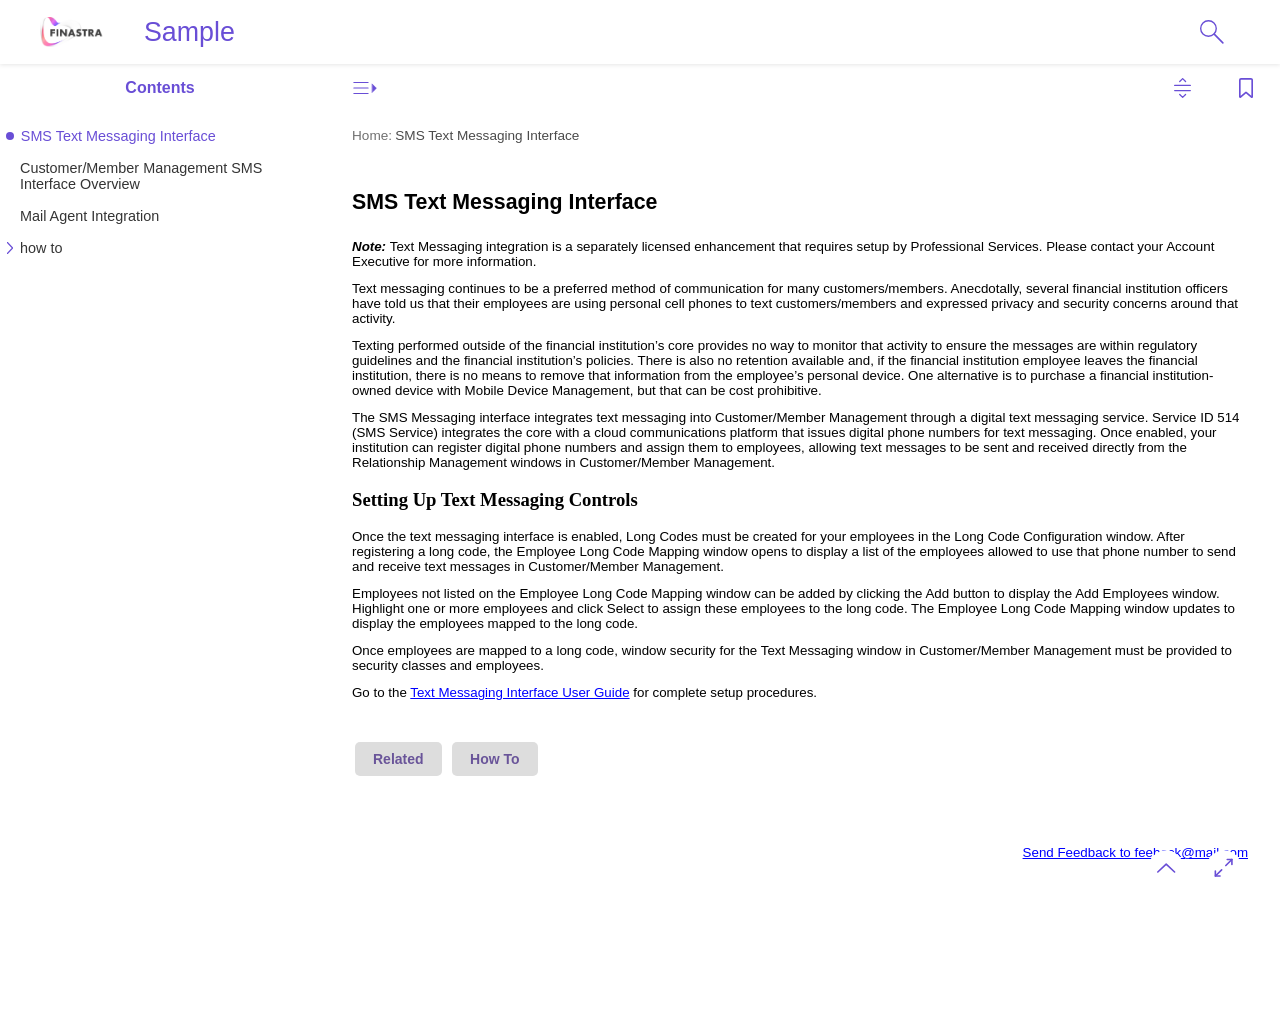
<file: docs/samples/online-help/help/index.htm>
<?xml version="1.0" encoding="utf-8" ?>
<!DOCTYPE html>
<html lang="en" xmlns="http://www.w3.org/1999/xhtml"><head>
  <meta http-equiv="X-UA-Compatible" content="IE=edge"/>
  <meta name="viewport" content="width=device-width, initial-scale=1, maximum-scale=3, user-scalable=yes"/>
  <title>Sample</title>
  
  <script type="text/javascript">//<![CDATA[

    gRootRelPath = ".";
    gCommonRootRelPath = ".";
  
//]]></script>
</head>

<body>
  <script src="./template/scripts/redirect.js"></script>


</body></html>
</file>
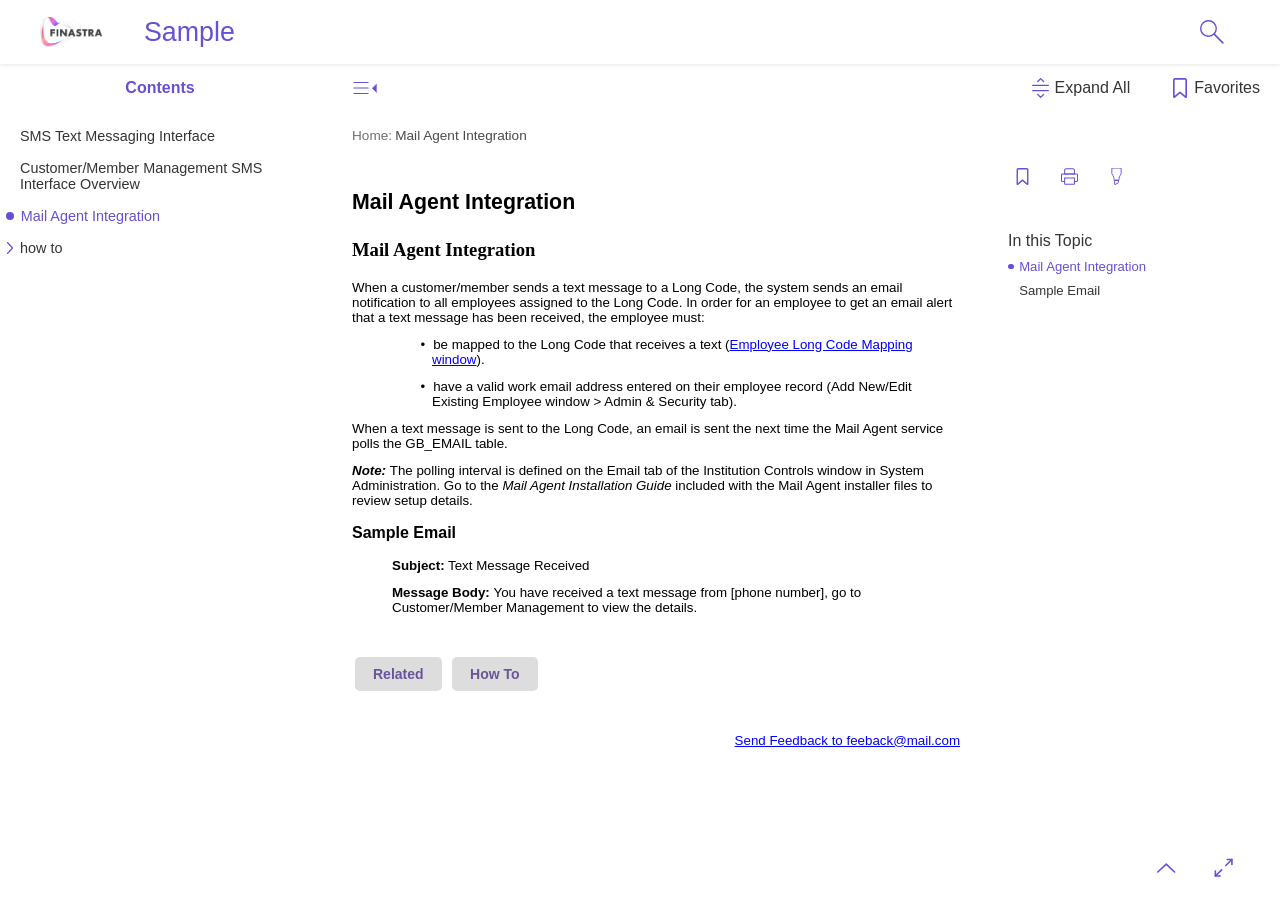
<file: docs/samples/online-help/help/mail_agent_integration.htm>
<?xml version="1.0" encoding="utf-8" ?>
<!DOCTYPE html>
<html xmlns="http://www.w3.org/1999/xhtml"><head>
  <meta http-equiv="X-UA-Compatible" content="IE=edge"/>
  <meta name="viewport" content="width=device-width, initial-scale=1, maximum-scale=3, user-scalable=yes"/>
  <meta name="version" content="2020.0.0"/>
  <link rel="StyleSheet" href="./template/styles/topic.min.css" type="text/css"/>
  <link rel="StyleSheet" data-skin="true" type="text/css" href="./template/finframeless/layout.css"/>
  <link rel="StyleSheet" data-skin="true" href="./template/finframeless/userstyles.css" type="text/css"/>
  
<link rel="stylesheet" type="text/css" href="assets/css/fusion_onlinehelp.css"/>
  <meta http-equiv="Content-Type" content="text/html; charset=utf-8"/>
  <meta name="generator" content="Adobe RoboHelp 2020"/>
  <title>Mail Agent Integration</title>
  <meta name="topic-status" content="Draft"/>
  <meta name="template" content="assets/masterpages/Phoenix.htt"/>
  
  
</head>

<body class="rh-BODY-wrapper">
  <div class="cookie-widget-holder" id="cookie-status-widget-holder"></div>
  <div class="RH-LAYOUT-HEADER-skip-content-container" id="skip-to-content"></div>
  <header class="RH-LAYOUT-HEADER-container" role="banner">
    <div class="RH-LAYOUT-HEADER-logo-box  ">
      <div class="RH-LAYOUT-HEADER-logo" id="logo-holder"></div>
      <div class="RH-LAYOUT-HEADER-title" id="topic-title-holder"></div>
    </div>
    <div class="RH-LAYOUT-HEADERMENU-container" id="header-menu"></div>
    <div class="search-placeholder-class" id="search-with-help"></div>
  </header>
  <main role="main" class="RH-LAYOUT-BODY-container">
    <div class="RH-LAYOUT-SEARCHRESULTS" id="rh-searchresults"></div>
    <div class="RH-LAYOUT-LEFTPANEL-container" id="rh-leftpanel"></div>
    <div class="rh-layout-BODY-main" id="rh-layout-main">
      <div class="RH-LAYOUT-TOOLBAR-toolbar-box" id="rh-toolbar"></div>
      <div class="rh-layout-BODY-body">
        <div class="RH-LAYOUT-CENTERPANEL-container">
          <div class="rh-layout-selectdetails" id="rh-selectdetails"></div>
          <div class="RH-LAYOUT-CENTERPANEL-topic-box" id="rh-topic">
  <script type="text/javascript">//<![CDATA[

   
    function howto() {
      document.getElementById("howto").classList.toggle("show");
    }
    function related() {
      document.getElementById("related").classList.toggle("show");
    }
    function windows() {
      document.getElementById("windows").classList.toggle("show");
    }
    function seealso() {
      document.getElementById("seealso").classList.toggle("show");
    }
    function changes() {
      document.getElementById("changes").classList.toggle("show");
    }
    window.onclick = function(event) {
      if (!event.target.matches('.dropbtn')) {
        var dropdowns = document.getElementsByClassName("dropdown-content");
        var i;
        for (i = 0; i < dropdowns.length; i++) {
          var openDropdown = dropdowns[i];
          if (openDropdown.classList.contains('show')) {
            openDropdown.classList.remove('show');
          }
        }
      }
    }
   
  
//]]></script>
  <p><br/>
    
  </p>
  <h1><span data-field="title" data-format="default">Mail Agent Integration</span></h1>
  <div>
  <h2>Mail Agent Integration</h2>
  <p>When a customer/member sends a text message to a Long Code, the system sends an email notification to all employees assigned to the Long Code. In order for an employee to get an email alert that a text message has been received, the employee must:</p>
  <p class="Bullet_Normal">be mapped to the Long Code that receives a text (<a href="windows/employee_long_code_mapping_window.htm">Employee Long Code Mapping window</a>).</p>
  <p class="Bullet_Normal">have a valid work email address entered on their employee record (Add New/Edit Existing Employee window &gt; Admin &amp; Security tab).</p>
  <p>When a text message is sent to the Long Code, an email is sent the next time the Mail Agent service polls the GB_EMAIL table. </p>
  <p><em><strong>Note: </strong></em>The polling interval is defined on the Email tab of the Institution Controls window in System Administration. Go to the <em>Mail Agent Installation Guide</em> included with the Mail Agent installer files to review setup details.</p>
  <h3>Sample Email</h3>
  <p class="drop-down1"><strong>Subject:</strong> Text Message Received</p>
  <p class="drop-down1"><strong>Message Body: </strong>You have received a text message from [phone number], go to Customer/Member Management to view the details.</p>
  <p> </p>
  <div class="dropdown"><button class="dropbtn" onclick="related()">Related</button>
    <div class="dropdown-content" id="related">
      <p><a href="sms_text_messaging_interface.htm">SMS Text Messaging Interface</a></p>
      <p><a href="texting_from_customer_member_management.htm">Customer/Member Management User Overview</a></p>
    </div>
  </div>
  <div class="dropdown"><button class="dropbtn" onclick="howto()">How To</button>
    <div class="dropdown-content" id="howto">
      <p><a href="how_to/sending_and_receiving_text_messages.htm">Sending and Receiving Text Messages</a></p>
      <p><a href="how_to/reviewing_sms_messaging_activity.htm">Reviewing SMS Messaging Activity</a></p>
    </div>
  </div>

</div>
  <p> </p>
  <div>
    <p style="text-align: right;">
      <script type="text/javascript">
        //<![CDATA[
        var mailSubject = 'Fusion Phoenix: ' + document.title;
        var mailBody = '\n\nURL: ' + location.href;
        var mailDisplay = 'Send Feedback to feeback@mail.com';
        document.write(
          '<a href="mailto:feedback@mail.com' +
          '?subject=' + escape(mailSubject) +
          '&body=' + escape(mailBody) +
          '">' + mailDisplay + '</a>'
        );
        //]]>
      </script>
    </p>
  </div>

</div>
          <div class="RH-LAYOUT-BRS-container" id="rh-brs"></div>
        </div>
        <div class="RH-LAYOUT-RIGHTPANEL-container" id="rh-rightpanel"></div>
      </div>
    </div>
  </main>
  <footer role="contentinfo" class="RH-LAYOUT-FOOTER-container" id="rh-footer"></footer>
  <script type="text/javascript">//<![CDATA[

    gRootRelPath = "."
    gCommonRootRelPath = "."
    gTopicId = "0_3"
  
//]]></script>


  <script src="./template/scripts/topicpage.js"></script>
  <script src="./whxdata/layoutconfig.js"></script>
  <script src="./whxdata/brsdata.js"></script>

  
    

            


</body></html>
</file>
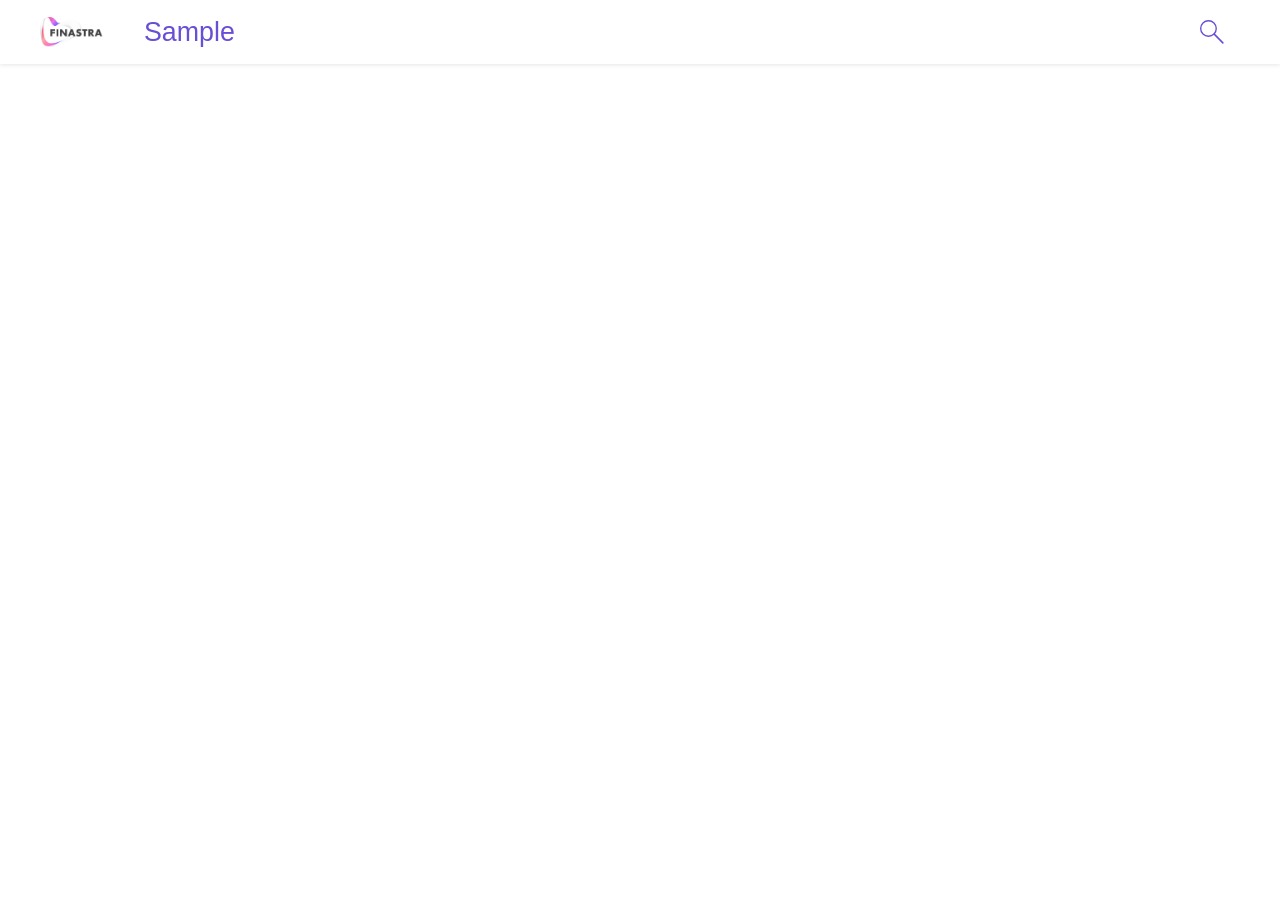
<file: docs/samples/online-help/help/search.htm>
<?xml version="1.0" encoding="utf-8" ?>
<!DOCTYPE html>
<html xmlns="http://www.w3.org/1999/xhtml"><head>
  <meta http-equiv="X-UA-Compatible" content="IE=edge"/>
  <meta name="viewport" content="width=device-width, initial-scale=1, maximum-scale=3, user-scalable=yes"/>
  <meta name="version" content="2020.0.0"/>
  <link rel="StyleSheet" href="./template/styles/topic.min.css" type="text/css"/>
  <link rel="StyleSheet" data-skin="true" type="text/css" href="./template/finframeless/layout.css"/>
  <link rel="StyleSheet" data-skin="true" href="./template/finframeless/userstyles.css" type="text/css"/>
  
<link rel="stylesheet" type="text/css" href="assets/css/fusion_onlinehelp.css"/>
    <meta http-equiv="Content-Type" content="text/html; charset=utf-8"/>
    <meta name="generator" content="Adobe RoboHelp 2020"/>
    <title>search</title>
</head>

<body class="rh-BODY-wrapper">
  <div class="cookie-widget-holder" id="cookie-status-widget-holder"></div>
  <div class="RH-LAYOUT-HEADER-skip-content-container" id="skip-to-content"></div>
  <header class="RH-LAYOUT-HEADER-container" role="banner">
    <div class="RH-LAYOUT-HEADER-logo-box  ">
      <div class="RH-LAYOUT-HEADER-logo" id="logo-holder"></div>
      <div class="RH-LAYOUT-HEADER-title" id="topic-title-holder"></div>
    </div>
    <div class="RH-LAYOUT-HEADERMENU-container" id="header-menu"></div>
    <div class="search-placeholder-class" id="search-with-help"></div>
  </header>
  <main role="main" class="RH-LAYOUT-BODY-container">
    
    
    
  <div class="rh-layout-BODY-main" id="rh-layout-main">
  <div class="rh-layout-CUSTOM-SEARCHRESULTS" id="rh-searchresults-custom"></div>
</div></main>
  <footer role="contentinfo" class="RH-LAYOUT-FOOTER-container" id="rh-footer"></footer>
  <script type="text/javascript">//<![CDATA[

    gRootRelPath = "."
    gCommonRootRelPath = "."
    gTopicId = "1"
  
//]]></script>


  <script src="./template/scripts/topicpage.js"></script>
  <script src="./whxdata/layoutconfig.js"></script>
  <script src="./whxdata/brsdata.js"></script>

  
    

            


</body></html>
</file>
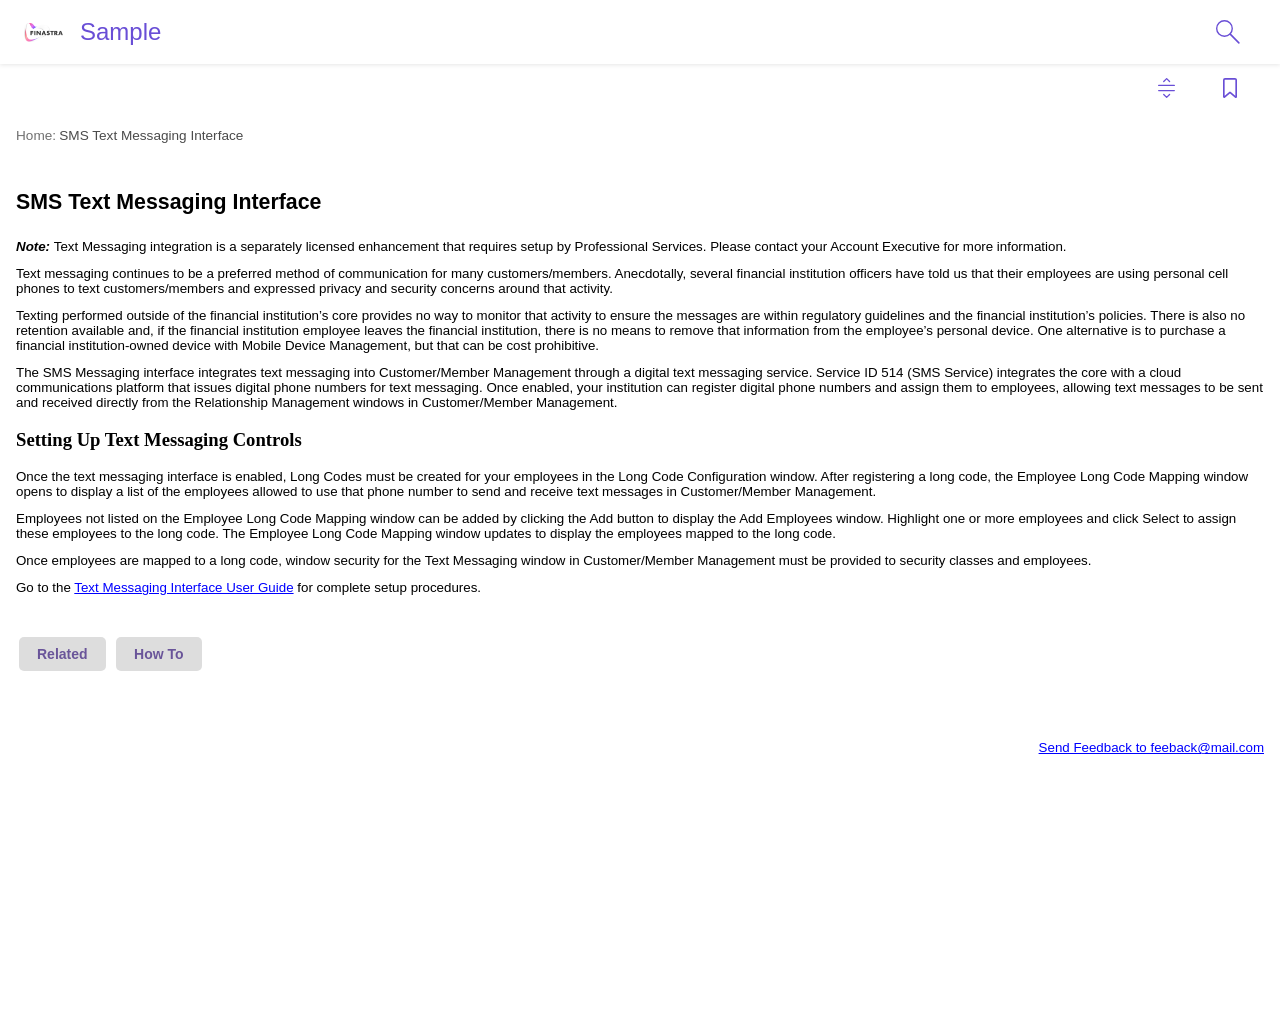
<file: docs/samples/online-help/help/sms_text_messaging_interface.htm>
<?xml version="1.0" encoding="utf-8" ?>
<!DOCTYPE html>
<html xmlns="http://www.w3.org/1999/xhtml"><head>
  <meta http-equiv="X-UA-Compatible" content="IE=edge"/>
  <meta name="viewport" content="width=device-width, initial-scale=1, maximum-scale=3, user-scalable=yes"/>
  <meta name="version" content="2020.0.0"/>
  <link rel="StyleSheet" href="./template/styles/topic.min.css" type="text/css"/>
  <link rel="StyleSheet" data-skin="true" type="text/css" href="./template/finframeless/layout.css"/>
  <link rel="StyleSheet" data-skin="true" href="./template/finframeless/userstyles.css" type="text/css"/>
  
<link rel="stylesheet" type="text/css" href="assets/css/fusion_onlinehelp.css"/>
  <meta http-equiv="Content-Type" content="text/html; charset=utf-8"/>
  <meta name="generator" content="Adobe RoboHelp 2020"/>
  <title>SMS Text Messaging Interface</title>
  <meta name="topic-status" content="Draft"/>
  
  <meta name="template" content="assets/masterpages/Phoenix.htt"/>
  <meta name="topic-comment" content="SMS interface"/>
</head>

<body class="rh-BODY-wrapper">
  <div class="cookie-widget-holder" id="cookie-status-widget-holder"></div>
  <div class="RH-LAYOUT-HEADER-skip-content-container" id="skip-to-content"></div>
  <header class="RH-LAYOUT-HEADER-container" role="banner">
    <div class="RH-LAYOUT-HEADER-logo-box  ">
      <div class="RH-LAYOUT-HEADER-logo" id="logo-holder"></div>
      <div class="RH-LAYOUT-HEADER-title" id="topic-title-holder"></div>
    </div>
    <div class="RH-LAYOUT-HEADERMENU-container" id="header-menu"></div>
    <div class="search-placeholder-class" id="search-with-help"></div>
  </header>
  <main role="main" class="RH-LAYOUT-BODY-container">
    <div class="RH-LAYOUT-SEARCHRESULTS" id="rh-searchresults"></div>
    <div class="RH-LAYOUT-LEFTPANEL-container" id="rh-leftpanel"></div>
    <div class="rh-layout-BODY-main" id="rh-layout-main">
      <div class="RH-LAYOUT-TOOLBAR-toolbar-box" id="rh-toolbar"></div>
      <div class="rh-layout-BODY-body">
        <div class="RH-LAYOUT-CENTERPANEL-container">
          <div class="rh-layout-selectdetails" id="rh-selectdetails"></div>
          <div class="RH-LAYOUT-CENTERPANEL-topic-box" id="rh-topic">
  <script type="text/javascript">//<![CDATA[

   
    function howto() {
      document.getElementById("howto").classList.toggle("show");
    }
    function related() {
      document.getElementById("related").classList.toggle("show");
    }
    function windows() {
      document.getElementById("windows").classList.toggle("show");
    }
    function seealso() {
      document.getElementById("seealso").classList.toggle("show");
    }
    function changes() {
      document.getElementById("changes").classList.toggle("show");
    }
    window.onclick = function(event) {
      if (!event.target.matches('.dropbtn')) {
        var dropdowns = document.getElementsByClassName("dropdown-content");
        var i;
        for (i = 0; i < dropdowns.length; i++) {
          var openDropdown = dropdowns[i];
          if (openDropdown.classList.contains('show')) {
            openDropdown.classList.remove('show');
          }
        }
      }
    }
   
  
//]]></script>
  <p><br/>
    
  </p>
  <h1><span data-field="title" data-format="default">SMS Text Messaging Interface</span></h1>
  <div>
  <p><em><strong>Note: </strong></em>Text Messaging integration is a separately licensed enhancement that requires setup by Professional Services. Please contact your Account Executive for more information.</p>
  <p>Text messaging continues to be a preferred method of communication for many customers/members. Anecdotally, several financial institution officers have told us that their employees are using personal cell phones to text customers/members and expressed privacy and security concerns around that activity. </p>
  <p>Texting performed outside of the financial institution’s core provides no way to monitor that activity to ensure the messages are within regulatory guidelines and the financial institution’s policies. There is also no retention available and, if the financial institution employee leaves the financial institution, there is no means to remove that information from the employee’s personal device. One alternative is to purchase a financial institution-owned device with Mobile Device Management, but that can be cost prohibitive.</p>
  <p>The SMS Messaging interface integrates text messaging into Customer/Member Management through a digital text messaging service. Service ID 514 (SMS Service) integrates the core with a cloud communications platform that issues digital phone numbers for text messaging. Once enabled, your institution can register digital phone numbers and assign them to employees, allowing text messages to be sent and received directly from the Relationship Management windows in Customer/Member Management. </p>
  <h2>Setting Up Text Messaging Controls</h2>
  <p>Once the text messaging interface is enabled, Long Codes must be created for your employees in the Long Code Configuration window. After registering a long code, the Employee Long Code Mapping window opens to display a list of the employees allowed to use that phone number to send and receive text messages in Customer/Member Management.</p>
  <p>Employees not listed on the Employee Long Code Mapping window can be added by clicking the Add button to display the Add Employees window. Highlight one or more employees and click Select to assign these employees to the long code. The Employee Long Code Mapping window updates to display the employees mapped to the long code.</p>
  <p>Once employees are mapped to a long code, window security for the Text Messaging window in Customer/Member Management must be provided to security classes and employees.</p>
  <p>Go to the <a href="assets/docs/fusion phoenix text messaging interface user guide.pdf" target="_blank">Text Messaging Interface User Guide</a> for complete setup procedures.</p>
  <p> </p>
  <div class="dropdown"><button class="dropbtn" onclick="related()">Related</button>
    <div class="dropdown-content" id="related">
      <p><a href="texting_from_customer_member_management.htm">Customer/Member Management User Overview</a></p>
      <p><a href="mail_agent_integration.htm">Mail Agent Integration</a><strong></strong></p>
    </div>
  </div>
  <div class="dropdown"><button class="dropbtn" onclick="howto()">How To</button>
    <div class="dropdown-content" id="howto">
      <p><a href="how_to/sending_and_receiving_text_messages.htm">Sending and Receiving Text Messages</a></p>
      <p><a href="how_to/reviewing_sms_messaging_activity.htm">Reviewing SMS Messaging Activity</a></p>
    </div>
  </div>
  <p> </p>

</div>
  <p> </p>
  <div>
    <p style="text-align: right;">
      <script type="text/javascript">
        //<![CDATA[
        var mailSubject = 'Fusion Phoenix: ' + document.title;
        var mailBody = '\n\nURL: ' + location.href;
        var mailDisplay = 'Send Feedback to feeback@mail.com';
        document.write(
          '<a href="mailto:feedback@mail.com' +
          '?subject=' + escape(mailSubject) +
          '&body=' + escape(mailBody) +
          '">' + mailDisplay + '</a>'
        );
        //]]>
      </script>
    </p>
  </div>

</div>
          <div class="RH-LAYOUT-BRS-container" id="rh-brs"></div>
        </div>
        <div class="RH-LAYOUT-RIGHTPANEL-container" id="rh-rightpanel"></div>
      </div>
    </div>
  </main>
  <footer role="contentinfo" class="RH-LAYOUT-FOOTER-container" id="rh-footer"></footer>
  <script type="text/javascript">//<![CDATA[

    gRootRelPath = "."
    gCommonRootRelPath = "."
    gTopicId = "0_1"
  
//]]></script>


  <script src="./template/scripts/topicpage.js"></script>
  <script src="./whxdata/layoutconfig.js"></script>
  <script src="./whxdata/brsdata.js"></script>

  
    

            


</body></html>
</file>
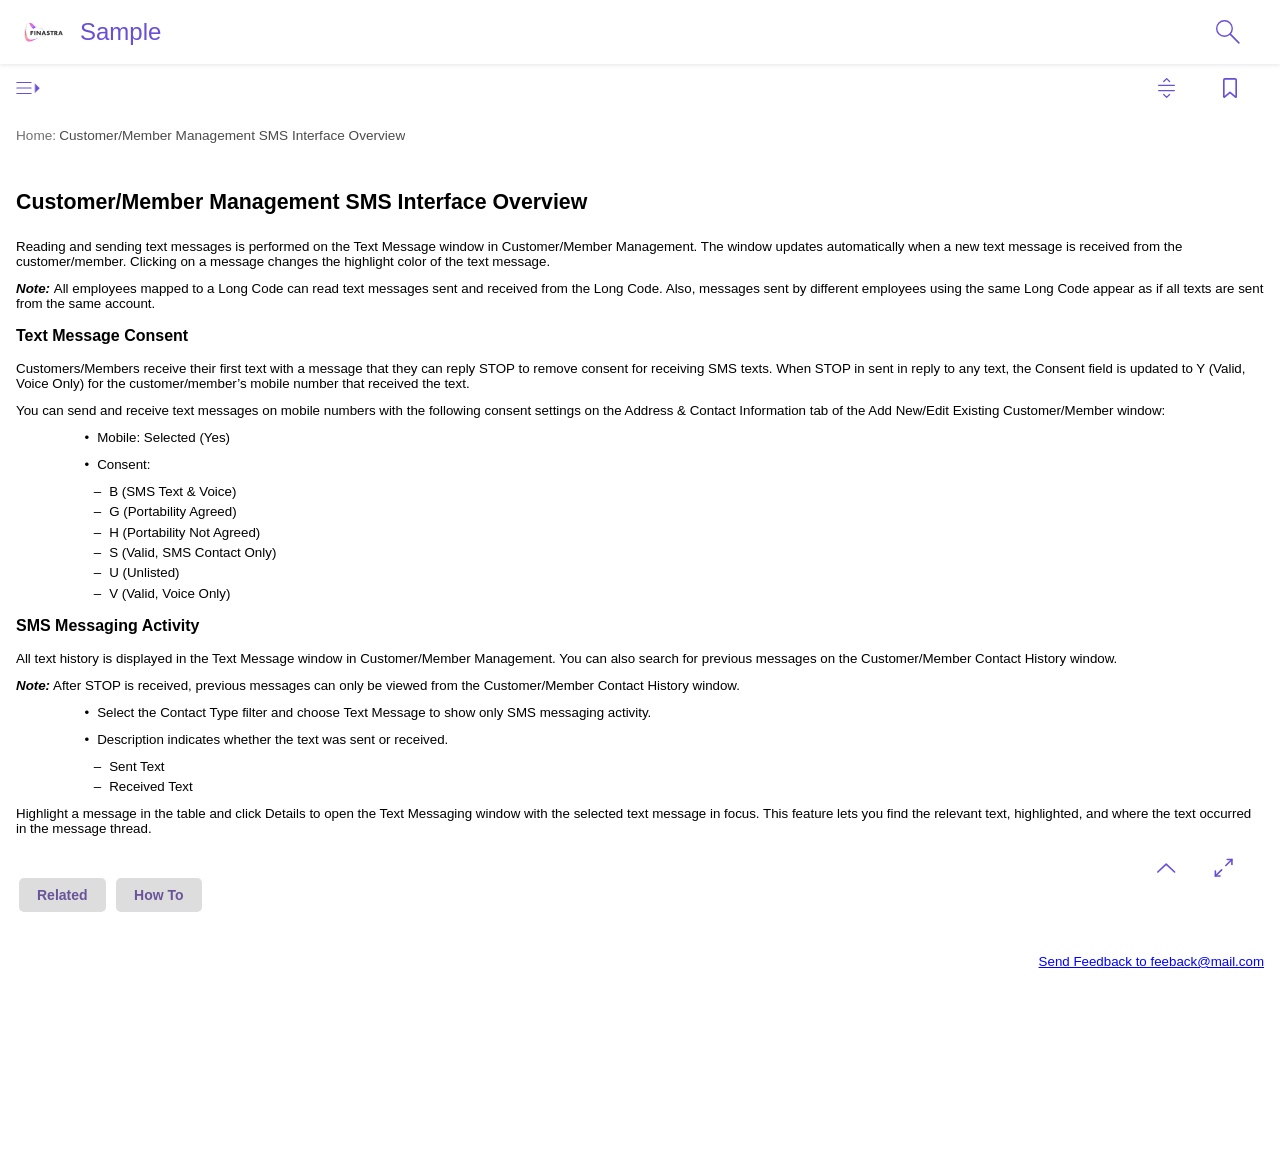
<file: docs/samples/online-help/help/texting_from_customer_member_management.htm>
<?xml version="1.0" encoding="utf-8" ?>
<!DOCTYPE html>
<html xmlns="http://www.w3.org/1999/xhtml"><head>
  <meta http-equiv="X-UA-Compatible" content="IE=edge"/>
  <meta name="viewport" content="width=device-width, initial-scale=1, maximum-scale=3, user-scalable=yes"/>
  <meta name="version" content="2020.0.0"/>
  <link rel="StyleSheet" href="./template/styles/topic.min.css" type="text/css"/>
  <link rel="StyleSheet" data-skin="true" type="text/css" href="./template/finframeless/layout.css"/>
  <link rel="StyleSheet" data-skin="true" href="./template/finframeless/userstyles.css" type="text/css"/>
  
<link rel="stylesheet" type="text/css" href="assets/css/fusion_onlinehelp.css"/>
  <meta http-equiv="Content-Type" content="text/html; charset=utf-8"/>
  <meta name="generator" content="Adobe RoboHelp 2020"/>
  <title>Customer/Member Management SMS Interface Overview</title>
  <meta name="topic-status" content="Draft"/>
  <meta name="template" content="assets/masterpages/Phoenix.htt"/>
  
  
</head>

<body class="rh-BODY-wrapper">
  <div class="cookie-widget-holder" id="cookie-status-widget-holder"></div>
  <div class="RH-LAYOUT-HEADER-skip-content-container" id="skip-to-content"></div>
  <header class="RH-LAYOUT-HEADER-container" role="banner">
    <div class="RH-LAYOUT-HEADER-logo-box  ">
      <div class="RH-LAYOUT-HEADER-logo" id="logo-holder"></div>
      <div class="RH-LAYOUT-HEADER-title" id="topic-title-holder"></div>
    </div>
    <div class="RH-LAYOUT-HEADERMENU-container" id="header-menu"></div>
    <div class="search-placeholder-class" id="search-with-help"></div>
  </header>
  <main role="main" class="RH-LAYOUT-BODY-container">
    <div class="RH-LAYOUT-SEARCHRESULTS" id="rh-searchresults"></div>
    <div class="RH-LAYOUT-LEFTPANEL-container" id="rh-leftpanel"></div>
    <div class="rh-layout-BODY-main" id="rh-layout-main">
      <div class="RH-LAYOUT-TOOLBAR-toolbar-box" id="rh-toolbar"></div>
      <div class="rh-layout-BODY-body">
        <div class="RH-LAYOUT-CENTERPANEL-container">
          <div class="rh-layout-selectdetails" id="rh-selectdetails"></div>
          <div class="RH-LAYOUT-CENTERPANEL-topic-box" id="rh-topic">
  <script type="text/javascript">//<![CDATA[

   
    function howto() {
      document.getElementById("howto").classList.toggle("show");
    }
    function related() {
      document.getElementById("related").classList.toggle("show");
    }
    function windows() {
      document.getElementById("windows").classList.toggle("show");
    }
    function seealso() {
      document.getElementById("seealso").classList.toggle("show");
    }
    function changes() {
      document.getElementById("changes").classList.toggle("show");
    }
    window.onclick = function(event) {
      if (!event.target.matches('.dropbtn')) {
        var dropdowns = document.getElementsByClassName("dropdown-content");
        var i;
        for (i = 0; i < dropdowns.length; i++) {
          var openDropdown = dropdowns[i];
          if (openDropdown.classList.contains('show')) {
            openDropdown.classList.remove('show');
          }
        }
      }
    }
   
  
//]]></script>
  <p><br/>
    
  </p>
  <h1><span data-field="title" data-format="default">Customer/Member Management SMS Interface Overview</span></h1>
  <div>
  <p>Reading and sending text messages is performed on the Text Message window in Customer/Member Management. The window updates automatically when a new text message is received from the customer/member. Clicking on a message changes the highlight color of the text message.</p>
  <p><em><strong>Note: </strong></em>All employees mapped to a Long Code can read text messages sent and received from the Long Code. Also, messages sent by different employees using the same Long Code appear as if all texts are sent from the same account.</p>
  <h3>Text Message Consent</h3>
  <p>Customers/Members receive their first text with a message that they can reply STOP to remove consent for receiving SMS texts. When STOP in sent in reply to any text, the Consent field is updated to Y (Valid, Voice Only) for the customer/member’s mobile number that received the text.</p>
  <p>You can send and receive text messages on mobile numbers with the following consent settings on the Address &amp; Contact Information tab of the Add New/Edit Existing Customer/Member window:</p>
  <p class="Bullet_Normal">Mobile: Selected (Yes) </p>
  <p class="Bullet_Normal">Consent: </p>
  <p class="Bullet_Normal_2">B (SMS Text &amp; Voice)</p>
  <p class="Bullet_Normal_2">G (Portability Agreed)</p>
  <p class="Bullet_Normal_2">H (Portability Not Agreed)</p>
  <p class="Bullet_Normal_2">S (Valid, SMS Contact Only)</p>
  <p class="Bullet_Normal_2">U (Unlisted)</p>
  <p class="Bullet_Normal_2">V (Valid, Voice Only)</p>
  <h3>SMS Messaging Activity</h3>
  <p>All text history is displayed in the Text Message window in Customer/Member Management. You can also search for previous messages on the Customer/Member Contact History window. </p>
  <p><em><strong>Note:</strong></em> After STOP is received, previous messages can only be viewed from the Customer/Member Contact History window.</p>
  <p class="Bullet_Normal">Select the Contact Type filter and choose Text Message to show only SMS messaging activity.</p>
  <p class="Bullet_Normal">Description indicates whether the text was sent or received. </p>
  <p class="Bullet_Normal_2">Sent Text</p>
  <p class="Bullet_Normal_2">Received Text</p>
  <p>Highlight a message in the table and click Details to open the Text Messaging window with the selected text message in focus. This feature lets you find the relevant text, highlighted, and where the text occurred in the message thread.</p>
  <p> </p>
  <div class="dropdown"><button class="dropbtn" onclick="related()">Related</button>
    <div class="dropdown-content" id="related">
      <p><a href="sms_text_messaging_interface.htm">SMS Text Messaging Interface</a></p>
      <p><a href="mail_agent_integration.htm">Mail Agent Integration</a><strong></strong></p>
    </div>
  </div>
  <div class="dropdown"><button class="dropbtn" onclick="howto()">How To</button>
    <div class="dropdown-content" id="howto">
      <p><a href="how_to/sending_and_receiving_text_messages.htm">Sending and Receiving Text Messages</a></p>
      <p><a href="how_to/reviewing_sms_messaging_activity.htm">Reviewing SMS Messaging Activity</a></p>
    </div>
  </div>

</div>
  <p> </p>
  <div>
    <p style="text-align: right;">
      <script type="text/javascript">
        //<![CDATA[
        var mailSubject = 'Fusion Phoenix: ' + document.title;
        var mailBody = '\n\nURL: ' + location.href;
        var mailDisplay = 'Send Feedback to feeback@mail.com';
        document.write(
          '<a href="mailto:feedback@mail.com' +
          '?subject=' + escape(mailSubject) +
          '&body=' + escape(mailBody) +
          '">' + mailDisplay + '</a>'
        );
        //]]>
      </script>
    </p>
  </div>

</div>
          <div class="RH-LAYOUT-BRS-container" id="rh-brs"></div>
        </div>
        <div class="RH-LAYOUT-RIGHTPANEL-container" id="rh-rightpanel"></div>
      </div>
    </div>
  </main>
  <footer role="contentinfo" class="RH-LAYOUT-FOOTER-container" id="rh-footer"></footer>
  <script type="text/javascript">//<![CDATA[

    gRootRelPath = "."
    gCommonRootRelPath = "."
    gTopicId = "0_2"
  
//]]></script>


  <script src="./template/scripts/topicpage.js"></script>
  <script src="./whxdata/layoutconfig.js"></script>
  <script src="./whxdata/brsdata.js"></script>

  
    

            


</body></html>
</file>
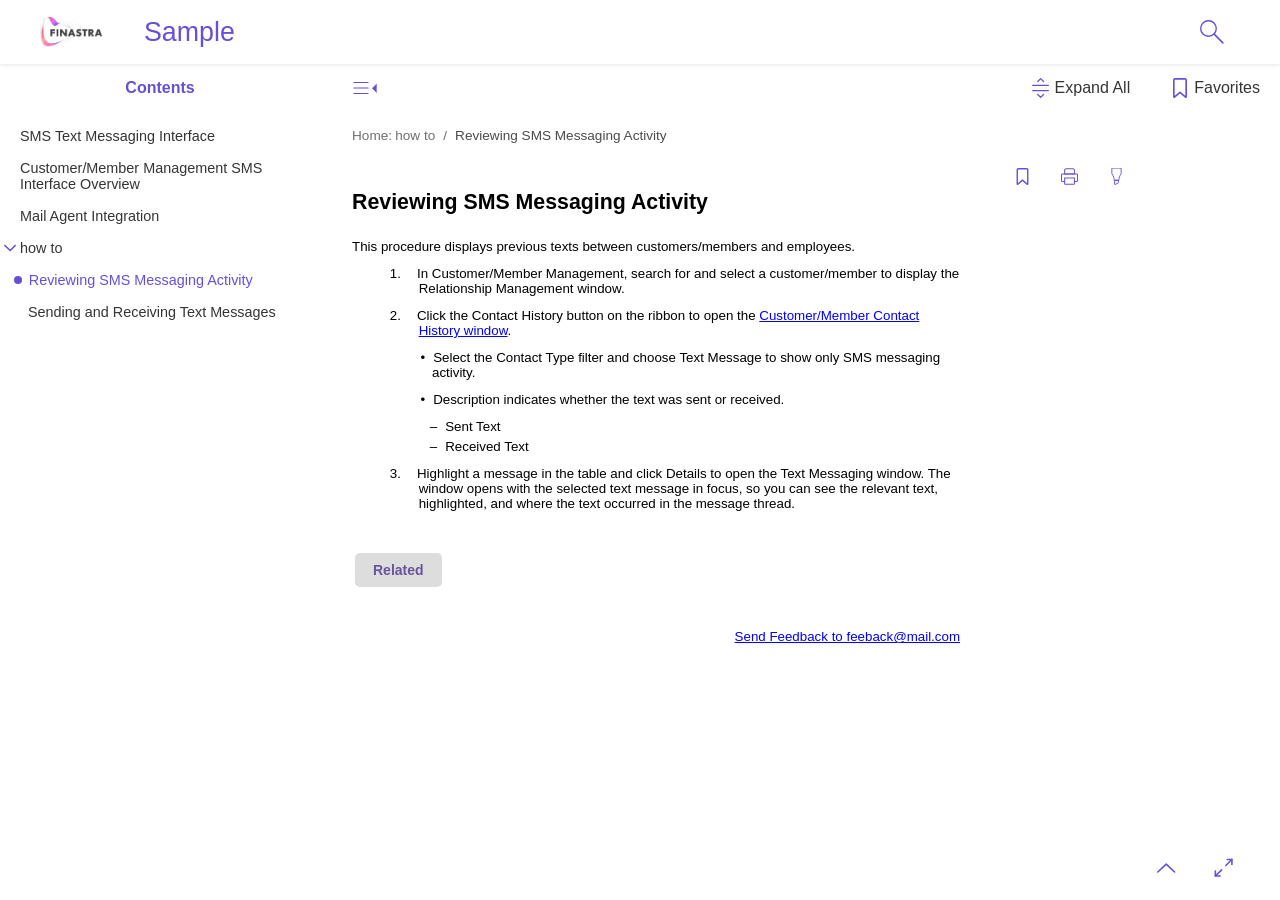
<file: docs/samples/online-help/help/how_to/reviewing_sms_messaging_activity.htm>
<?xml version="1.0" encoding="utf-8" ?>
<!DOCTYPE html>
<html xmlns="http://www.w3.org/1999/xhtml"><head>
  <meta http-equiv="X-UA-Compatible" content="IE=edge"/>
  <meta name="viewport" content="width=device-width, initial-scale=1, maximum-scale=3, user-scalable=yes"/>
  <meta name="version" content="2020.0.0"/>
  <link rel="StyleSheet" href="../template/styles/topic.min.css" type="text/css"/>
  <link rel="StyleSheet" data-skin="true" type="text/css" href="../template/finframeless/layout.css"/>
  <link rel="StyleSheet" data-skin="true" href="../template/finframeless/userstyles.css" type="text/css"/>
  
<link rel="stylesheet" type="text/css" href="../assets/css/fusion_onlinehelp.css"/>
  <meta http-equiv="Content-Type" content="text/html; charset=utf-8"/>
  <meta name="generator" content="Adobe RoboHelp 2020"/>
  <title>Reviewing SMS Messaging Activity</title>
  <meta name="topic-status" content="Draft"/>
  <meta name="template" content="../assets/masterpages/Phoenix.htt"/>
  <meta name="topic-comment" content="SMS interface"/>
  
  
</head>

<body class="rh-BODY-wrapper">
  <div class="cookie-widget-holder" id="cookie-status-widget-holder"></div>
  <div class="RH-LAYOUT-HEADER-skip-content-container" id="skip-to-content"></div>
  <header class="RH-LAYOUT-HEADER-container" role="banner">
    <div class="RH-LAYOUT-HEADER-logo-box  ">
      <div class="RH-LAYOUT-HEADER-logo" id="logo-holder"></div>
      <div class="RH-LAYOUT-HEADER-title" id="topic-title-holder"></div>
    </div>
    <div class="RH-LAYOUT-HEADERMENU-container" id="header-menu"></div>
    <div class="search-placeholder-class" id="search-with-help"></div>
  </header>
  <main role="main" class="RH-LAYOUT-BODY-container">
    <div class="RH-LAYOUT-SEARCHRESULTS" id="rh-searchresults"></div>
    <div class="RH-LAYOUT-LEFTPANEL-container" id="rh-leftpanel"></div>
    <div class="rh-layout-BODY-main" id="rh-layout-main">
      <div class="RH-LAYOUT-TOOLBAR-toolbar-box" id="rh-toolbar"></div>
      <div class="rh-layout-BODY-body">
        <div class="RH-LAYOUT-CENTERPANEL-container">
          <div class="rh-layout-selectdetails" id="rh-selectdetails"></div>
          <div class="RH-LAYOUT-CENTERPANEL-topic-box" id="rh-topic">
  <script type="text/javascript">//<![CDATA[

   
    function howto() {
      document.getElementById("howto").classList.toggle("show");
    }
    function related() {
      document.getElementById("related").classList.toggle("show");
    }
    function windows() {
      document.getElementById("windows").classList.toggle("show");
    }
    function seealso() {
      document.getElementById("seealso").classList.toggle("show");
    }
    function changes() {
      document.getElementById("changes").classList.toggle("show");
    }
    window.onclick = function(event) {
      if (!event.target.matches('.dropbtn')) {
        var dropdowns = document.getElementsByClassName("dropdown-content");
        var i;
        for (i = 0; i < dropdowns.length; i++) {
          var openDropdown = dropdowns[i];
          if (openDropdown.classList.contains('show')) {
            openDropdown.classList.remove('show');
          }
        }
      }
    }
   
  
//]]></script>
  <p><br/>
    
  </p>
  <h1><span data-field="title" data-format="default">Reviewing SMS Messaging Activity</span></h1>
  <div>
  <p>This procedure displays previous texts between customers/members and employees.</p>
  <p class="Numbered_Step">In Customer/Member Management, search for and select a customer/member to display the Relationship Management window.</p>
  <p class="Numbered_Step">Click the Contact History button on the ribbon to open the <a href="../../windows/customer_member_contact_history_window.htm">Customer/Member Contact History window</a>.</p>
  <p class="Bullet_Normal">Select the Contact Type filter and choose Text Message to show only SMS messaging activity.</p>
  <p class="Bullet_Normal">Description indicates whether the text was sent or received. </p>
  <p class="Bullet_Normal_2">Sent Text</p>
  <p class="Bullet_Normal_2">Received Text</p>
  <p class="Numbered_Step">Highlight a message in the table and click Details to open the Text Messaging window. The window opens with the selected text message in focus, so you can see the relevant text, highlighted, and where the text occurred in the message thread.</p>
  <p> </p>
  <div class="dropdown"><button class="dropbtn" onclick="related()">Related</button>
    <div class="dropdown-content" id="related">
      <p><a href="sms_text_messaging_interface.htm">SMS Text Messaging Interface</a></p>
    </div>
  </div>

</div>
  <p> </p>
  <div>
    <p style="text-align: right;">
      <script type="text/javascript">
        //<![CDATA[
        var mailSubject = 'Fusion Phoenix: ' + document.title;
        var mailBody = '\n\nURL: ' + location.href;
        var mailDisplay = 'Send Feedback to feeback@mail.com';
        document.write(
          '<a href="mailto:feedback@mail.com' +
          '?subject=' + escape(mailSubject) +
          '&body=' + escape(mailBody) +
          '">' + mailDisplay + '</a>'
        );
        //]]>
      </script>
    </p>
  </div>

</div>
          <div class="RH-LAYOUT-BRS-container" id="rh-brs"></div>
        </div>
        <div class="RH-LAYOUT-RIGHTPANEL-container" id="rh-rightpanel"></div>
      </div>
    </div>
  </main>
  <footer role="contentinfo" class="RH-LAYOUT-FOOTER-container" id="rh-footer"></footer>
  <script type="text/javascript">//<![CDATA[

    gRootRelPath = ".."
    gCommonRootRelPath = ".."
    gTopicId = "1.0_1"
  
//]]></script>


  <script src="../template/scripts/topicpage.js"></script>
  <script src="../whxdata/layoutconfig.js"></script>
  <script src="../whxdata/brsdata.js"></script>

  
    

            


</body></html>
</file>
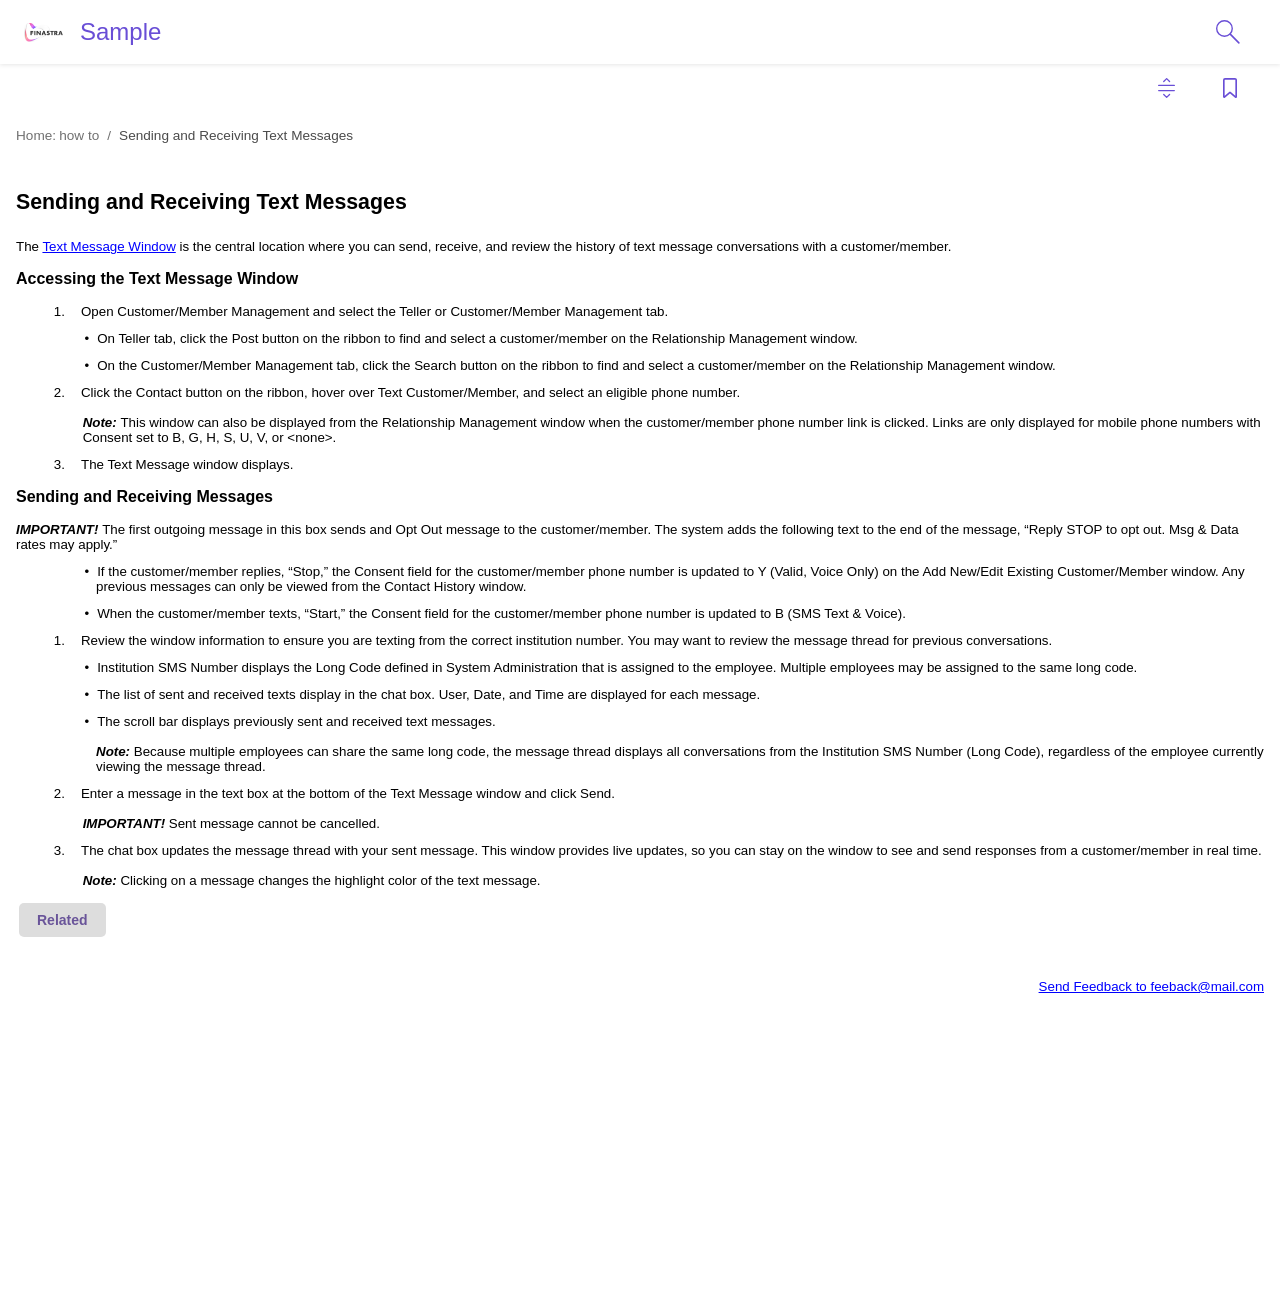
<file: docs/samples/online-help/help/how_to/sending_and_receiving_text_messages.htm>
<?xml version="1.0" encoding="utf-8" ?>
<!DOCTYPE html>
<html xmlns="http://www.w3.org/1999/xhtml"><head>
  <meta http-equiv="X-UA-Compatible" content="IE=edge"/>
  <meta name="viewport" content="width=device-width, initial-scale=1, maximum-scale=3, user-scalable=yes"/>
  <meta name="version" content="2020.0.0"/>
  <link rel="StyleSheet" href="../template/styles/topic.min.css" type="text/css"/>
  <link rel="StyleSheet" data-skin="true" type="text/css" href="../template/finframeless/layout.css"/>
  <link rel="StyleSheet" data-skin="true" href="../template/finframeless/userstyles.css" type="text/css"/>
  
<link rel="stylesheet" type="text/css" href="../assets/css/fusion_onlinehelp.css"/>
  <meta http-equiv="Content-Type" content="text/html; charset=utf-8"/>
  <meta name="generator" content="Adobe RoboHelp 2020"/>
  <title>Sending and Receiving Text Messages</title>
  <meta name="topic-status" content="Draft"/>
  <meta name="template" content="../assets/masterpages/Phoenix.htt"/>
  <meta name="topic-comment" content="SMS interface"/>
  
  
</head>

<body class="rh-BODY-wrapper">
  <div class="cookie-widget-holder" id="cookie-status-widget-holder"></div>
  <div class="RH-LAYOUT-HEADER-skip-content-container" id="skip-to-content"></div>
  <header class="RH-LAYOUT-HEADER-container" role="banner">
    <div class="RH-LAYOUT-HEADER-logo-box  ">
      <div class="RH-LAYOUT-HEADER-logo" id="logo-holder"></div>
      <div class="RH-LAYOUT-HEADER-title" id="topic-title-holder"></div>
    </div>
    <div class="RH-LAYOUT-HEADERMENU-container" id="header-menu"></div>
    <div class="search-placeholder-class" id="search-with-help"></div>
  </header>
  <main role="main" class="RH-LAYOUT-BODY-container">
    <div class="RH-LAYOUT-SEARCHRESULTS" id="rh-searchresults"></div>
    <div class="RH-LAYOUT-LEFTPANEL-container" id="rh-leftpanel"></div>
    <div class="rh-layout-BODY-main" id="rh-layout-main">
      <div class="RH-LAYOUT-TOOLBAR-toolbar-box" id="rh-toolbar"></div>
      <div class="rh-layout-BODY-body">
        <div class="RH-LAYOUT-CENTERPANEL-container">
          <div class="rh-layout-selectdetails" id="rh-selectdetails"></div>
          <div class="RH-LAYOUT-CENTERPANEL-topic-box" id="rh-topic">
  <script type="text/javascript">//<![CDATA[

   
    function howto() {
      document.getElementById("howto").classList.toggle("show");
    }
    function related() {
      document.getElementById("related").classList.toggle("show");
    }
    function windows() {
      document.getElementById("windows").classList.toggle("show");
    }
    function seealso() {
      document.getElementById("seealso").classList.toggle("show");
    }
    function changes() {
      document.getElementById("changes").classList.toggle("show");
    }
    window.onclick = function(event) {
      if (!event.target.matches('.dropbtn')) {
        var dropdowns = document.getElementsByClassName("dropdown-content");
        var i;
        for (i = 0; i < dropdowns.length; i++) {
          var openDropdown = dropdowns[i];
          if (openDropdown.classList.contains('show')) {
            openDropdown.classList.remove('show');
          }
        }
      }
    }
   
  
//]]></script>
  <p><br/>
    
  </p>
  <h1><span data-field="title" data-format="default">Sending and Receiving Text Messages</span></h1>
  <div>
  <p>The <a href="../../windows/edit_text_message_window.htm">Text Message Window</a> is the central location where you can send, receive, and review the history of text message conversations with a customer/member.</p>
  <h3>Accessing the Text Message Window</h3>
  <p class="Numbered_Step">Open Customer/Member Management and select the Teller or Customer/Member Management tab.</p>
  <p class="Bullet_Normal">On Teller tab, click the Post button on the ribbon to find and select a customer/member on the Relationship Management window. </p>
  <p class="Bullet_Normal">On the Customer/Member Management tab, click the Search button on the ribbon to find and select a customer/member on the Relationship Management window.</p>
  <p class="Numbered_Step">Click the Contact button on the ribbon, hover over Text Customer/Member, and select an eligible phone number.<br/>
    <br/>
    <em><strong>Note: </strong></em>This window can also be displayed from the Relationship Management window when the customer/member phone number link is clicked. Links are only displayed for mobile phone numbers with Consent set to B, G, H, S, U, V, or &lt;none&gt;.
  </p>
  <p class="Numbered_Step">The Text Message window displays.</p>
  <h3>Sending and Receiving Messages</h3>
  <p><em><strong>IMPORTANT! </strong></em>The first outgoing message in this box sends and Opt Out message to the customer/member. The system adds the following text to the end of the message, “Reply STOP to opt out. Msg &amp; Data rates may apply.” </p>
  <p class="Bullet_Normal">If the customer/member replies, “Stop,” the Consent field for the customer/member phone number is updated to Y (Valid, Voice Only) on the Add New/Edit Existing Customer/Member window. Any previous messages can only be viewed from the Contact History window.</p>
  <p class="Bullet_Normal">When the customer/member texts, “Start,” the Consent field for the customer/member phone number is updated to B (SMS Text &amp; Voice). </p>
  <p class="Numbered_Step" style="counter-set: pnumbered_step1 0;">Review the window information to ensure you are texting from the correct institution number. You may want to review the message thread for previous conversations.</p>
  <p class="Bullet_Normal">Institution SMS Number displays the Long Code defined in System Administration that is assigned to the employee. Multiple employees may be assigned to the same long code. </p>
  <p class="Bullet_Normal">The list of sent and received texts display in the chat box. User, Date, and Time are displayed for each message.</p>
  <p class="Bullet_Normal">The scroll bar displays previously sent and received text messages. <br/>
    <br/>
    <em><strong>Note: </strong></em>Because multiple employees can share the same long code, the message thread displays all conversations from the Institution SMS Number (Long Code), regardless of the employee currently viewing the message thread.
  </p>
  <p class="Numbered_Step">Enter a message in the text box at the bottom of the Text Message window and click Send.<br/>
    <br/>
    <em><strong>IMPORTANT! </strong></em>Sent message cannot be cancelled. 
  </p>
  <p class="Numbered_Step">The chat box updates the message thread with your sent message. This window provides live updates, so you can stay on the window to see and send responses from a customer/member in real time.<br/>
    <br/>
    <em><strong>Note: </strong></em>Clicking on a message changes the highlight color of the text message.
  </p><p>
  
  </p>
  <div class="dropdown"><button class="dropbtn" onclick="related()">Related</button>
    <div class="dropdown-content" id="related">
      <p><a href="sms_text_messaging_interface.htm">SMS Text Messaging Interface</a></p>
    </div>
  </div>

</div>
  <p> </p>
  <div>
    <p style="text-align: right;">
      <script type="text/javascript">
        //<![CDATA[
        var mailSubject = 'Fusion Phoenix: ' + document.title;
        var mailBody = '\n\nURL: ' + location.href;
        var mailDisplay = 'Send Feedback to feeback@mail.com';
        document.write(
          '<a href="mailto:feedback@mail.com' +
          '?subject=' + escape(mailSubject) +
          '&body=' + escape(mailBody) +
          '">' + mailDisplay + '</a>'
        );
        //]]>
      </script>
    </p>
  </div>

</div>
          <div class="RH-LAYOUT-BRS-container" id="rh-brs"></div>
        </div>
        <div class="RH-LAYOUT-RIGHTPANEL-container" id="rh-rightpanel"></div>
      </div>
    </div>
  </main>
  <footer role="contentinfo" class="RH-LAYOUT-FOOTER-container" id="rh-footer"></footer>
  <script type="text/javascript">//<![CDATA[

    gRootRelPath = ".."
    gCommonRootRelPath = ".."
    gTopicId = "1.0_2"
  
//]]></script>


  <script src="../template/scripts/topicpage.js"></script>
  <script src="../whxdata/layoutconfig.js"></script>
  <script src="../whxdata/brsdata.js"></script>

  
    

            


</body></html>
</file>
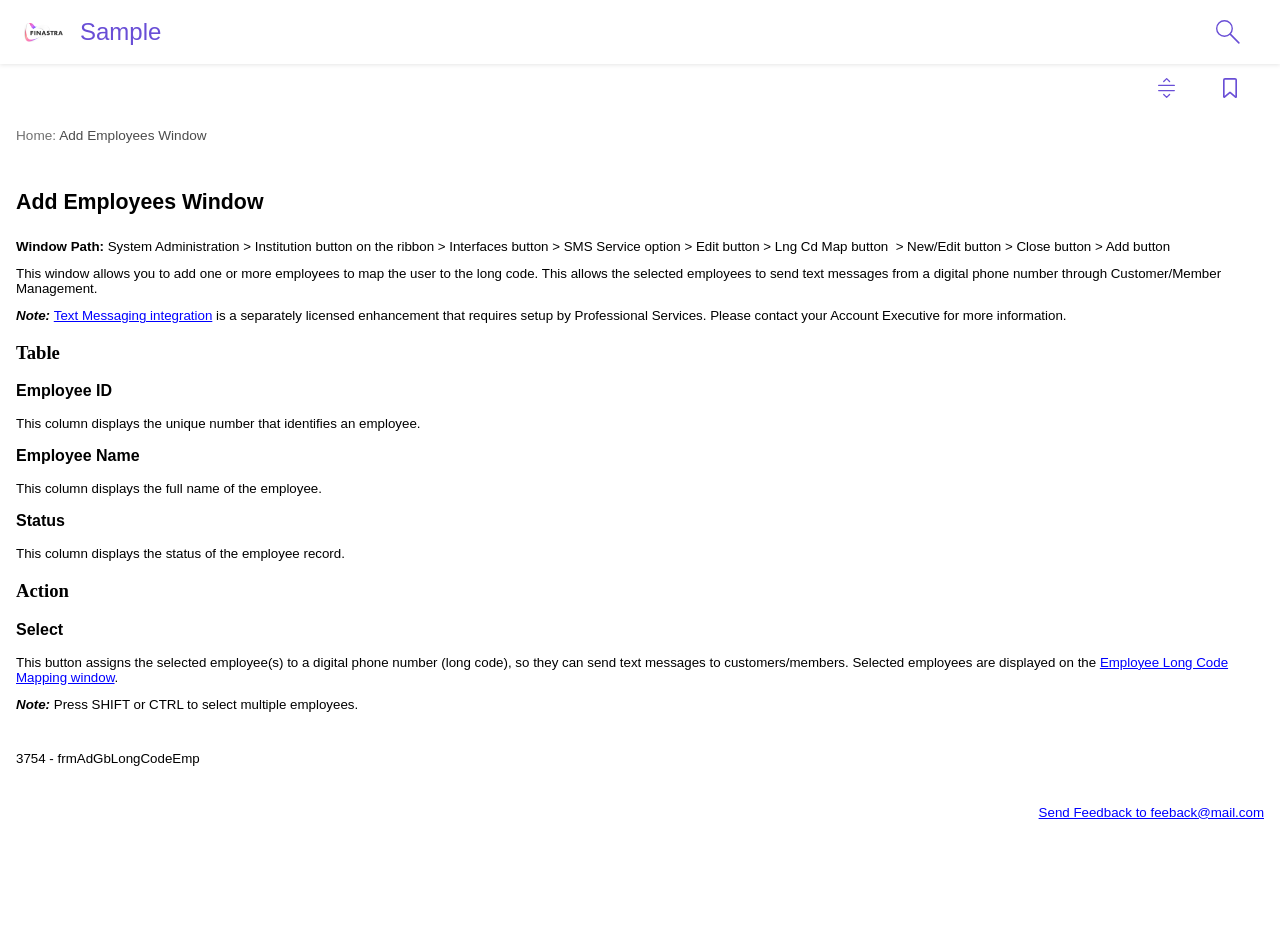
<file: docs/samples/online-help/help/windows/add_employees_window.htm>
<?xml version="1.0" encoding="utf-8" ?>
<!DOCTYPE html>
<html xmlns="http://www.w3.org/1999/xhtml"><head>
  <meta http-equiv="X-UA-Compatible" content="IE=edge"/>
  <meta name="viewport" content="width=device-width, initial-scale=1, maximum-scale=3, user-scalable=yes"/>
  <meta name="version" content="2020.0.0"/>
  <link rel="StyleSheet" href="../template/styles/topic.min.css" type="text/css"/>
  <link rel="StyleSheet" data-skin="true" type="text/css" href="../template/finframeless/layout.css"/>
  <link rel="StyleSheet" data-skin="true" href="../template/finframeless/userstyles.css" type="text/css"/>
  
<link rel="stylesheet" type="text/css" href="../assets/css/fusion_onlinehelp.css"/>
  <meta http-equiv="Content-Type" content="text/html; charset=utf-8"/>
  <meta name="generator" content="Adobe RoboHelp 2020"/>
  <title>Add Employees Window </title>
  <meta name="topic-status" content="Draft"/>
  
  <meta name="template" content="../assets/masterpages/Phoenix.htt"/>
  <meta name="topic-comment" content="SMS Text"/>
</head>

<body class="rh-BODY-wrapper">
  <div class="cookie-widget-holder" id="cookie-status-widget-holder"></div>
  <div class="RH-LAYOUT-HEADER-skip-content-container" id="skip-to-content"></div>
  <header class="RH-LAYOUT-HEADER-container" role="banner">
    <div class="RH-LAYOUT-HEADER-logo-box  ">
      <div class="RH-LAYOUT-HEADER-logo" id="logo-holder"></div>
      <div class="RH-LAYOUT-HEADER-title" id="topic-title-holder"></div>
    </div>
    <div class="RH-LAYOUT-HEADERMENU-container" id="header-menu"></div>
    <div class="search-placeholder-class" id="search-with-help"></div>
  </header>
  <main role="main" class="RH-LAYOUT-BODY-container">
    <div class="RH-LAYOUT-SEARCHRESULTS" id="rh-searchresults"></div>
    <div class="RH-LAYOUT-LEFTPANEL-container" id="rh-leftpanel"></div>
    <div class="rh-layout-BODY-main" id="rh-layout-main">
      <div class="RH-LAYOUT-TOOLBAR-toolbar-box" id="rh-toolbar"></div>
      <div class="rh-layout-BODY-body">
        <div class="RH-LAYOUT-CENTERPANEL-container">
          <div class="rh-layout-selectdetails" id="rh-selectdetails"></div>
          <div class="RH-LAYOUT-CENTERPANEL-topic-box" id="rh-topic">
  <script type="text/javascript">//<![CDATA[

   
    function howto() {
      document.getElementById("howto").classList.toggle("show");
    }
    function related() {
      document.getElementById("related").classList.toggle("show");
    }
    function windows() {
      document.getElementById("windows").classList.toggle("show");
    }
    function seealso() {
      document.getElementById("seealso").classList.toggle("show");
    }
    function changes() {
      document.getElementById("changes").classList.toggle("show");
    }
    window.onclick = function(event) {
      if (!event.target.matches('.dropbtn')) {
        var dropdowns = document.getElementsByClassName("dropdown-content");
        var i;
        for (i = 0; i < dropdowns.length; i++) {
          var openDropdown = dropdowns[i];
          if (openDropdown.classList.contains('show')) {
            openDropdown.classList.remove('show');
          }
        }
      }
    }
   
  
//]]></script>
  <p><br/>
    
  </p>
  <h1><span data-field="title" data-format="default">Add Employees Window </span></h1>
  <div>
  <p><strong>Window Path:</strong> System Administration &gt; Institution button on the ribbon &gt; Interfaces button &gt; SMS Service option &gt; Edit button &gt; Lng Cd Map button  &gt; New/Edit button &gt; Close button &gt; Add button</p>
  <p>This window allows you to add one or more employees to map the user to the long code. This allows the selected employees to send text messages from a digital phone number through Customer/Member Management.</p>
  <p><em><strong>Note: </strong></em><a href="../sms_text_messaging_interface.htm">Text Messaging integration</a> is a separately licensed enhancement that requires setup by Professional Services. Please contact your Account Executive for more information.</p>
  <h2>Table</h2>
  <h3>Employee ID</h3>
  <p>This column displays the unique number that identifies an employee.</p>
  <h3>Employee Name</h3>
  <p>This column displays the full name of the employee.</p>
  <h3>Status</h3>
  <p>This column displays the status of the employee record.</p>
  <h2>Action</h2>
  <h3>Select</h3>
  <p>This button assigns the selected employee(s) to a digital phone number (long code), so they can send text messages to customers/members. Selected employees are displayed on the <a href="employee_long_code_mapping_window.htm">Employee Long Code Mapping window</a>.</p>
  <p><em><strong>Note:</strong></em> Press SHIFT or CTRL to select multiple employees.</p>
  <p> </p>
  <p>3754 - frmAdGbLongCodeEmp</p>

</div>
  <p> </p>
  <div>
    <p style="text-align: right;">
      <script type="text/javascript">
        //<![CDATA[
        var mailSubject = 'Fusion Phoenix: ' + document.title;
        var mailBody = '\n\nURL: ' + location.href;
        var mailDisplay = 'Send Feedback to feeback@mail.com';
        document.write(
          '<a href="mailto:feedback@mail.com' +
          '?subject=' + escape(mailSubject) +
          '&body=' + escape(mailBody) +
          '">' + mailDisplay + '</a>'
        );
        //]]>
      </script>
    </p>
  </div>

</div>
          <div class="RH-LAYOUT-BRS-container" id="rh-brs"></div>
        </div>
        <div class="RH-LAYOUT-RIGHTPANEL-container" id="rh-rightpanel"></div>
      </div>
    </div>
  </main>
  <footer role="contentinfo" class="RH-LAYOUT-FOOTER-container" id="rh-footer"></footer>
  <script type="text/javascript">//<![CDATA[

    gRootRelPath = ".."
    gCommonRootRelPath = ".."
    gTopicId = "1"
  
//]]></script>


  <script src="../template/scripts/topicpage.js"></script>
  <script src="../whxdata/layoutconfig.js"></script>
  <script src="../whxdata/brsdata.js"></script>

  
    

            


</body></html>
</file>
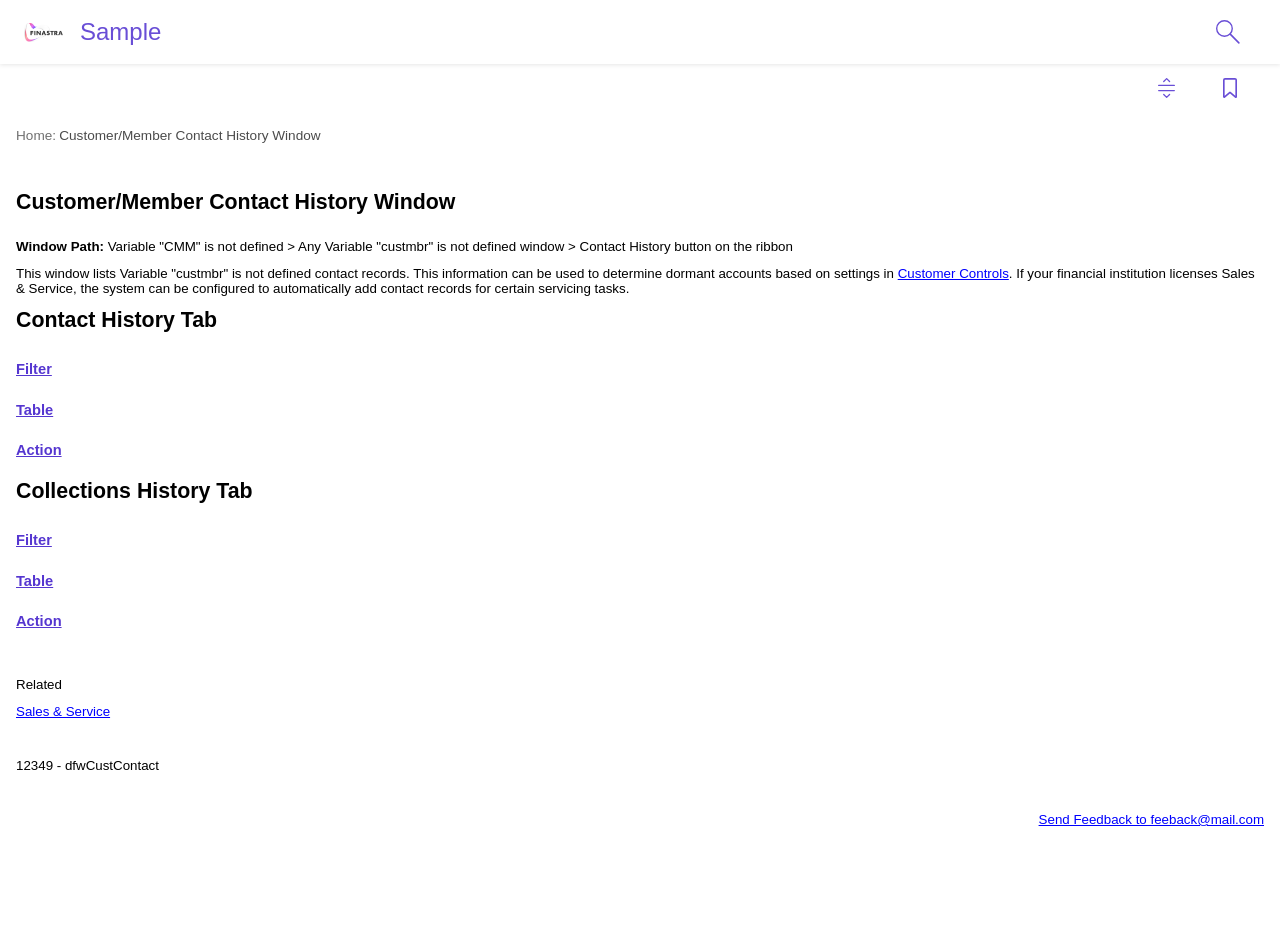
<file: docs/samples/online-help/help/windows/customer_member_contact_history_window.htm>
<?xml version="1.0" encoding="utf-8" ?>
<!DOCTYPE html>
<html xmlns="http://www.w3.org/1999/xhtml"><head>
  <meta http-equiv="X-UA-Compatible" content="IE=edge"/>
  <meta name="viewport" content="width=device-width, initial-scale=1, maximum-scale=3, user-scalable=yes"/>
  <meta name="version" content="2020.0.0"/>
  <link rel="StyleSheet" href="../template/styles/topic.min.css" type="text/css"/>
  <link rel="StyleSheet" data-skin="true" type="text/css" href="../template/finframeless/layout.css"/>
  <link rel="StyleSheet" data-skin="true" href="../template/finframeless/userstyles.css" type="text/css"/>
  
<link rel="stylesheet" type="text/css" href="../assets/css/fusion_onlinehelp.css" data-condition="Others:Teller"/>
  <meta name="template" content="../assets/masterpages/Phoenix.htt" data-condition="Others:Teller"/>
  <meta http-equiv="Content-Type" content="text/html; charset=utf-8" data-condition="Others:Teller"/>
  <meta name="condition-tags" content="Others:Teller" data-condition="Others:Teller"/>
  <meta name="generator" content="Adobe RoboHelp 2020" data-condition="Others:Teller"/>
  <title data-condition="Others:Teller">Customer/Member Contact History Window</title>
  
</head>

<body class="rh-BODY-wrapper">
  <div class="cookie-widget-holder" id="cookie-status-widget-holder"></div>
  <div class="RH-LAYOUT-HEADER-skip-content-container" id="skip-to-content"></div>
  <header class="RH-LAYOUT-HEADER-container" role="banner">
    <div class="RH-LAYOUT-HEADER-logo-box  ">
      <div class="RH-LAYOUT-HEADER-logo" id="logo-holder"></div>
      <div class="RH-LAYOUT-HEADER-title" id="topic-title-holder"></div>
    </div>
    <div class="RH-LAYOUT-HEADERMENU-container" id="header-menu"></div>
    <div class="search-placeholder-class" id="search-with-help"></div>
  </header>
  <main role="main" class="RH-LAYOUT-BODY-container">
    <div class="RH-LAYOUT-SEARCHRESULTS" id="rh-searchresults"></div>
    <div class="RH-LAYOUT-LEFTPANEL-container" id="rh-leftpanel"></div>
    <div class="rh-layout-BODY-main" id="rh-layout-main">
      <div class="RH-LAYOUT-TOOLBAR-toolbar-box" id="rh-toolbar"></div>
      <div class="rh-layout-BODY-body">
        <div class="RH-LAYOUT-CENTERPANEL-container">
          <div class="rh-layout-selectdetails" id="rh-selectdetails"></div>
          <div class="RH-LAYOUT-CENTERPANEL-topic-box" id="rh-topic">
  <script type="text/javascript" data-condition="Others:Teller">//<![CDATA[

   
    function howto() {
      document.getElementById("howto").classList.toggle("show");
    }
    function related() {
      document.getElementById("related").classList.toggle("show");
    }
    function windows() {
      document.getElementById("windows").classList.toggle("show");
    }
    function seealso() {
      document.getElementById("seealso").classList.toggle("show");
    }
    function changes() {
      document.getElementById("changes").classList.toggle("show");
    }
    window.onclick = function(event) {
      if (!event.target.matches('.dropbtn')) {
        var dropdowns = document.getElementsByClassName("dropdown-content");
        var i;
        for (i = 0; i < dropdowns.length; i++) {
          var openDropdown = dropdowns[i];
          if (openDropdown.classList.contains('show')) {
            openDropdown.classList.remove('show');
          }
        }
      }
    }
   
  
//]]></script>
  <p data-condition="Others:Teller"><br/>
    
  </p>
  <h1 data-condition="Others:Teller"><span data-field="title" data-format="default">Customer/Member Contact History Window</span></h1>
  <div data-condition="Others:Teller">
  <p><span style="font-weight: bold;">Window Path:</span> <span data-keyref="CMM" data-tcx-missing-item="true">Variable &quot;CMM&quot; is not defined</span> &gt; Any <span data-keyref="custmbr" data-tcx-missing-item="true">Variable &quot;custmbr&quot; is not defined</span> window &gt; Contact History button on the ribbon</p>
  <p>This window lists <span data-keyref="custmbr" data-tcx-missing-item="true">Variable &quot;custmbr&quot; is not defined</span> contact records. This information can be used to determine dormant accounts based on settings in <a href="customer_member_controls_window.htm">Customer Controls</a>. If your financial institution licenses Sales &amp; Service, the system can be configured to automatically add contact records for certain servicing tasks.</p>
  <h1>Contact History Tab</h1>
  <h2><a class="dropspot" data-rhwidget="DropSpot" data-target="POPUP760751778" href="#"><span data-open-text="true" data-skip-index="true">Filter</span><span data-close-text="true">Filter</span></a></h2>
  <div data-targetname="POPUP760751778">
    <h3 style="margin-left: 40px;">Contact Date</h3>
    <p style="margin-left: 40px;">This check box enables you to filter your search by date or date range. The To and From fields enable when this check box is selected.</p>
    <h3 style="margin-left: 40px;">From</h3>
    <p style="margin-left: 40px;">This field defines the start date for your search. This field is enabled only when the Create Date check box is selected.</p>
    <h3 style="margin-left: 40px;">To</h3>
    <p style="margin-left: 40px;">This field defines the end date for your search. This field is enabled only when the Create Date check box is selected.</p>
    <h3 style="margin-left: 40px;">Employee</h3>
    <p style="margin-left: 40px;">This check box enables you to filter your search by the employee from which contact history records were generated. The list adjacent to this field enables when this check box is selected.</p>
    <h3 style="margin-left: 40px;">Account</h3>
    <p style="margin-left: 40px;">This check box enables you to filter your search by account. The list adjacent to this field enables when this check box is selected.</p>
    <h3 style="margin-left: 40px;">Contact Type</h3>
    <p style="margin-left: 40px;">This check box lets you filter your search by contact type. The list adjacent to this field enables when this check box is selected.</p>
  </div>
  <h2><a class="dropspot" data-rhwidget="DropSpot" data-target="POPUP760802180" href="#"><span data-open-text="true" data-skip-index="true">Table</span><span data-close-text="true">Table</span></a></h2>
  <div data-targetname="POPUP760802180">
    <p style="margin-left: 40px;"><span style="font-weight: bold; font-style: italic;">Note: </span>This table includes TC902 (Cashiers Check - Purchase) and TC910 (Money Order - Purchase) transactions when there is an OFAC match for the cashiers check or money order purchase. The match may be against the Payee or the Remitter. Go to <a href="../../modules/customer_member_processing/ofac/ofac_functionality.htm">OFAC Functionality</a> for more information.</p>
    <h3 style="margin-left: 40px;">ID</h3>
    <p style="margin-left: 40px;">This column displays the unique numerical identifier of the contact history record.</p>
    <h3 style="margin-left: 40px;">Contact Dt</h3>
    <p style="margin-left: 40px;">This column displays the date that your financial institution was in contact with the customer/member.</p>
    <h3 style="margin-left: 40px;">Time</h3>
    <p style="margin-left: 40px;">This column displays the time at which your financial institution was in contact with the customer/member.</p>
    <h3 style="margin-left: 40px;">Contact Type</h3>
    <p style="margin-left: 40px;">This column displays the type of contact record.</p>
    <h3 style="margin-left: 40px;">Description</h3>
    <p style="margin-left: 40px;">This column lists information about the contact.</p>
    <h3 style="margin-left: 40px;">Ref/Req Status</h3>
    <p style="margin-left: 40px;">This column displays the status of the referral (Pending, Sold, Declined) or request (Pending, In Process, Completed, or Declined).</p>
    <h3 style="margin-left: 40px;">Created By</h3>
    <p style="margin-left: 40px;">This column lists the employee who created the contact record.</p>
    <h3 style="margin-left: 40px;">Account</h3>
    <p style="margin-left: 40px;">This column displays the account related to the contact record. This may be masked, depending on the whether the account is an external account that has account type configured for masking.</p>
  </div>
  <h2><a class="dropspot" data-rhwidget="DropSpot" data-target="POPUP755706456" href="#"><span data-open-text="true" data-skip-index="true">Action</span><span data-close-text="true">Action</span></a></h2>
  <div data-targetname="POPUP755706456">
    <h3 style="margin-left: 40px;">Search</h3>
    <p style="margin-left: 40px;">This button searches for <span data-keyref="custmbr" data-tcx-missing-item="true">Variable &quot;custmbr&quot; is not defined</span> contacts.</p>
    <h3 style="margin-left: 40px;">New/Edit</h3>
    <p style="margin-left: 40px;">This button opens the <a href="add_new_edit_existing_customer_memberr_contact_window.htm">Add New/Edit Existing <span data-keyref="custmbr_cap" data-tcx-missing-item="true">Variable &quot;custmbr_cap&quot; is not defined</span> Contact window</a>.</p>
    <p style="margin-left: 40px;"><strong><em>Note: </em></strong><em></em>This button is disabled when a row is selected that has a Contact Type of OTP Authentication.</p>
    <h3 style="margin-left: 40px;">Details</h3>
    <p style="margin-left: 40px;">This button opens window related to the selected record, the contact record type has an associated window. If not, this button will be disabled.</p>
    <table cellpadding="1" cellspacing="1" style="margin-left: 40px; border-collapse: separate;" width="100%">
      <tbody>
        <tr>
          <td bgcolor="#BCBCBC" style="padding-left: 1px; padding-top: 1px; padding-right: 1px; 
				 padding-bottom: 1px;">
            <p class="Table_Normal" style="font-weight: bold;">If the record is...</p>
          </td>
          <td bgcolor="#BCBCBC" style="padding-left: 1px; padding-top: 1px; padding-right: 1px; 
				 padding-bottom: 1px;">
            <p class="Table_Normal" style="font-weight: bold;">...the system opens the...</p>
          </td>
        </tr>
        <tr>
          <td style="padding-left: 1px; padding-top: 1px; padding-right: 1px; 
				 padding-bottom: 1px;">
            <p class="Table_Normal">Change of Address</p>
          </td>
          <td style="padding-left: 1px; padding-top: 1px; padding-right: 1px; 
				 padding-bottom: 1px;">
            <p class="Table_Normal"><a href="add_new_edit_existing_address_window.htm">Edit Existing Address window</a>.</p>
          </td>
        </tr>
        <tr>
          <td style="padding-left: 1px; padding-top: 1px; padding-right: 1px; 
				 padding-bottom: 1px;">
            <p class="Table_Normal">Correspondence</p>
          </td>
          <td style="padding-left: 1px; padding-top: 1px; padding-right: 1px; 
				 padding-bottom: 1px;">
            <p class="Table_Normal"><a href="customer_member_correspondence__read_message_window.htm"><span data-keyref="custmbr_cap" data-tcx-missing-item="true">Variable &quot;custmbr_cap&quot; is not defined</span> Correspondence Read Message window</a>.</p>
          </td>
        </tr>
        <tr>
          <td style="padding-left: 1px; padding-top: 1px; padding-right: 1px; 
				 padding-bottom: 1px;">
            <p class="Table_Normal">Referral</p>
          </td>
          <td style="padding-left: 1px; padding-top: 1px; padding-right: 1px; 
				 padding-bottom: 1px;">
            <p class="Bullet_Normal" style="counter-set: pbullet_normal1 0;"><a href="work_referral_window.htm">Work Referral window</a>, or</p>
            <p class="Bullet_Normal"><a href="file_load_window.htm">File Load window</a> if there is a PDF file of the mailer sent to the customer/member if one has been added to the customer/member record.</p>
          </td>
        </tr>
        <tr>
          <td style="padding-left: 1px; padding-top: 1px; padding-right: 1px; 
				 padding-bottom: 1px;">
            <p class="Table_Normal">Restriction</p>
          </td>
          <td style="padding-left: 1px; padding-top: 1px; padding-right: 1px; 
				 padding-bottom: 1px;">
            <p class="Table_Normal"><a href="add_new_edit_existing_restriction_window.htm">Edit Existing Restriction window</a>.</p>
          </td>
        </tr>
        <tr>
          <td style="padding-left: 1px; padding-top: 1px; padding-right: 1px; 
				 padding-bottom: 1px;">
            <p class="Table_Normal">Request</p>
          </td>
          <td style="padding-left: 1px; padding-top: 1px; padding-right: 1px; 
				 padding-bottom: 1px;">
            <p class="Table_Normal"><a href="work_request_window.htm">Work Request window</a>.</p>
          </td>
        </tr>
        <tr>
          <td style="padding-left: 1px; padding-top: 1px; padding-right: 1px; 
				 padding-bottom: 1px;">
            <p class="Table_Normal">SDB Visit</p>
          </td>
          <td style="padding-left: 1px; padding-top: 1px; padding-right: 1px; 
				 padding-bottom: 1px;">
            <p class="Table_Normal"><a href="add_new_edit_existing_safe_deposit_box_visit_window.htm">Safe Deposit Box Visit History window</a>.</p>
          </td>
        </tr>
        <tr>
          <td style="padding-left: 1px; padding-top: 1px; padding-right: 1px; 
				 padding-bottom: 1px;">
            <p class="Table_Normal">Text Message</p>
          </td>
          <td style="padding-left: 1px; padding-top: 1px; padding-right: 1px; 
				 padding-bottom: 1px;">
            <p class="Table_Normal"><a href="edit_text_message_window.htm">Edit Text Message window</a></p>
          </td>
        </tr>
      </tbody>
    </table>
  </div>
  <h1>Collections History Tab</h1>
  <h2><a class="dropspot" data-rhwidget="DropSpot" data-target="POPUP761062756" href="#"><span data-open-text="true" data-skip-index="true">Filter</span><span data-close-text="true">Filter</span></a></h2>
  <div data-targetname="POPUP761062756">
    <h3 style="margin-left: 40px;">Contact Date</h3>
    <p style="margin-left: 40px;">This check box enables you to filter your search by date or date range. The To and From fields enable when this check box is selected.</p>
    <h3 style="margin-left: 40px;">From</h3>
    <p style="margin-left: 40px;">This field defines the start date for your search. This field is enabled only when the Contact Date check box is selected.</p>
    <h3 style="margin-left: 40px;">To</h3>
    <p style="margin-left: 40px;">This field defines the end date for your search. This field is enabled only when the Contact Date check box is selected.</p>
    <h3 style="margin-left: 40px;">Employee</h3>
    <p style="margin-left: 40px;">This check box enables you to filter your search by the employee from which collection history records were generated. The list adjacent to this field enables when this check box is selected. The list populates with all employee names.</p>
    <h3 style="margin-left: 40px;">Account</h3>
    <p style="margin-left: 40px;">This check box enables you to filter your search by account. The list adjacent to this field, along with the Loans, Deposits, and Externals radio buttons enable when this check box is selected.</p>
    <h3 style="margin-left: 40px;">Loans / Deposits/ Externals</h3>
    <p style="margin-left: 40px;">These radio buttons filter the collection account record search to only certain types of accounts. These radio buttons are enabled only when the Account check box is selected.</p>
    <table cellpadding="1" cellspacing="1" style="margin-left: 40px;" width="100%">
      <tbody>
        <tr>
          <td bgcolor="#BCBCBC" style="padding-left: 1px; padding-top: 1px; padding-right: 1px; 
				 padding-bottom: 1px;">
            <p class="Table_Normal" style="font-weight: bold;">If you select...</p>
          </td>
          <td bgcolor="#BCBCBC" style="padding-left: 1px; padding-top: 1px; padding-right: 1px; 
				 padding-bottom: 1px;">
            <p class="Table_Normal" style="font-weight: bold;">...the table populates with...</p>
          </td>
        </tr>
        <tr>
          <td style="padding-left: 1px; padding-top: 1px; padding-right: 1px; 
				 padding-bottom: 1px;">
            <p class="Table_Normal">loan</p>
          </td>
          <td style="padding-left: 1px; padding-top: 1px; padding-right: 1px; 
				 padding-bottom: 1px;">
            <p class="Table_Normal">loan accounts in Collections.</p>
          </td>
        </tr>
        <tr>
          <td style="padding-left: 1px; padding-top: 1px; padding-right: 1px; 
				 padding-bottom: 1px;">
            <p class="Table_Normal">deposit</p>
          </td>
          <td style="padding-left: 1px; padding-top: 1px; padding-right: 1px; 
				 padding-bottom: 1px;">
            <p class="Table_Normal">deposit accounts in Collections.</p>
          </td>
        </tr>
        <tr>
          <td style="padding-left: 1px; padding-top: 1px; padding-right: 1px; 
				 padding-bottom: 1px;">
            <p class="Table_Normal">external</p>
          </td>
          <td style="padding-left: 1px; padding-top: 1px; padding-right: 1px; 
				 padding-bottom: 1px;">
            <p class="Table_Normal">external accounts in Collections.</p>
          </td>
        </tr>
      </tbody>
    </table>
  </div>
  <h2><a class="dropspot" data-rhwidget="DropSpot" data-target="POPUP755724116" href="#"><span data-open-text="true" data-skip-index="true">Table</span><span data-close-text="true">Table</span></a></h2>
  <div data-targetname="POPUP755724116">
    <h3 style="margin-left: 40px;">ID</h3>
    <p style="margin-left: 40px;">This column displays the unique numerical identifier of the collections history record.</p>
    <h3 style="margin-left: 40px;">Create Date</h3>
    <p style="margin-left: 40px;">This column lists the date that the customer/member collections record was created -- the effective date of the record.</p>
    <h3 style="margin-left: 40px;">Account</h3>
    <p style="margin-left: 40px;">This column displays the account related to the collection record.</p>
    <h3 style="margin-left: 40px;">Description</h3>
    <p style="margin-left: 40px;">This column lists information about the collection.</p>
    <h3 style="margin-left: 40px;">Created By</h3>
    <p style="margin-left: 40px;">This column lists the person who created the customer/member contact collections record/contacted the customer/member.</p>
    <h3 style="margin-left: 40px;">Account Status</h3>
    <p style="margin-left: 40px;">This column lists the status of the account. Rows for accounts that have been purged display the word Purged in blue in this column. </p>
  </div>
  <h2><a class="dropspot" data-rhwidget="DropSpot" data-target="POPUP755759237" href="#"><span data-open-text="true" data-skip-index="true">Action</span><span data-close-text="true">Action</span></a></h2>
  <div data-targetname="POPUP755759237">
    <h3 style="margin-left: 40px;">Display Note</h3>
    <p style="margin-left: 40px;">This button opens the <a href="new_collection_account_note_window.htm">Edit Existing Collection Account Note window</a>.</p>
  </div>
  <p> </p>
  <p>Related</p>
  <p><a href="../../modules/customer_member_processing/sales_and_service/sales_and_service.htm">Sales &amp; Service</a></p>
  <p> </p>
  <p>12349 - dfwCustContact</p>
  <script type="text/javascript" language="JavaScript1.2">
    //<![CDATA[
    if (typeof(TextPopupInit) != 'function') TextPopupInit = new Function();
    TextPopupInit('a1', 'POPUP760751778');
    TextPopupInit('a2', 'POPUP760802180');
    TextPopupInit('a4', 'POPUP755706456');
    TextPopupInit('a3', 'POPUP761062756');
    TextPopupInit('a5', 'POPUP755724116');
    TextPopupInit('a6', 'POPUP755759237');
    //]]>
  </script>

</div>
  <p data-condition="Others:Teller"> </p>
  <div data-condition="Others:Teller">
    <p style="text-align: right;">
      <script type="text/javascript">
        //<![CDATA[
        var mailSubject = 'Fusion Phoenix: ' + document.title;
        var mailBody = '\n\nURL: ' + location.href;
        var mailDisplay = 'Send Feedback to feeback@mail.com';
        document.write(
          '<a href="mailto:feedback@mail.com' +
          '?subject=' + escape(mailSubject) +
          '&body=' + escape(mailBody) +
          '">' + mailDisplay + '</a>'
        );
        //]]>
      </script>
    </p>
  </div>

</div>
          <div class="RH-LAYOUT-BRS-container" id="rh-brs"></div>
        </div>
        <div class="RH-LAYOUT-RIGHTPANEL-container" id="rh-rightpanel"></div>
      </div>
    </div>
  </main>
  <footer role="contentinfo" class="RH-LAYOUT-FOOTER-container" id="rh-footer"></footer>
  <script type="text/javascript">//<![CDATA[

    gRootRelPath = ".."
    gCommonRootRelPath = ".."
    gTopicId = "1"
  
//]]></script>


  <script src="../template/scripts/topicpage.js"></script>
  <script src="../whxdata/layoutconfig.js"></script>
  <script src="../whxdata/brsdata.js"></script>

  
    

            


</body></html>
</file>
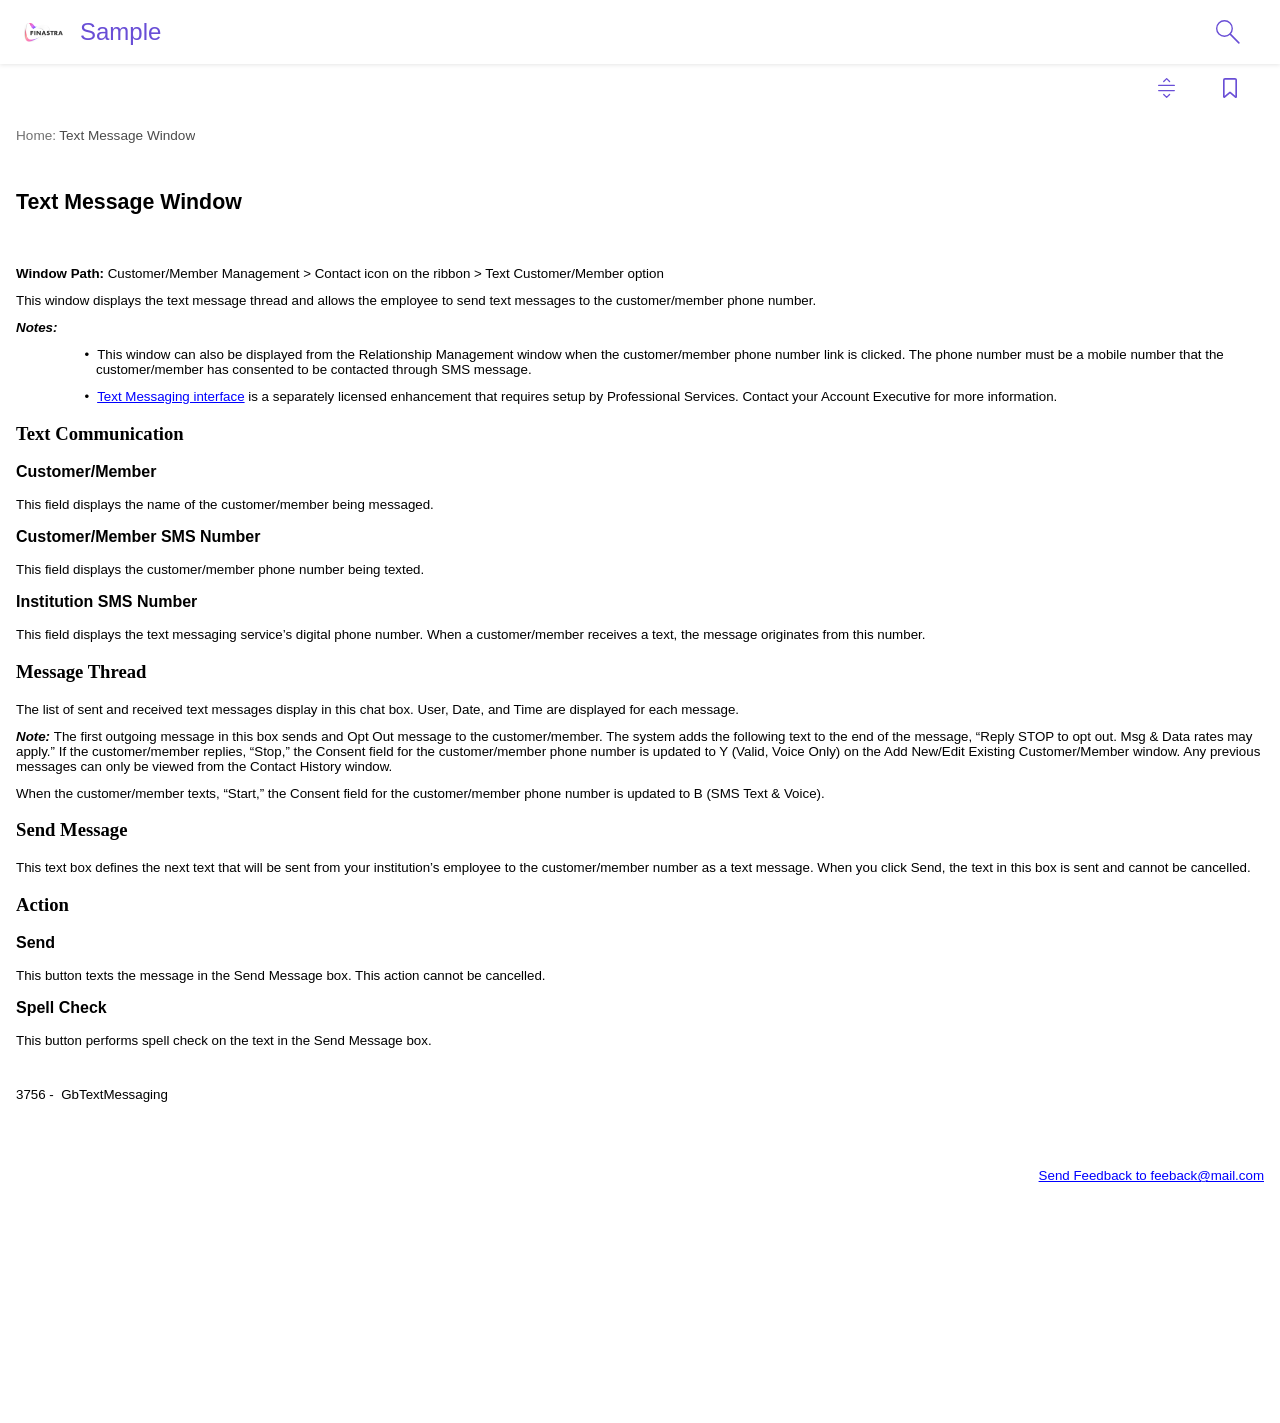
<file: docs/samples/online-help/help/windows/edit_text_message_window.htm>
<?xml version="1.0" encoding="utf-8" ?>
<!DOCTYPE html>
<html xmlns="http://www.w3.org/1999/xhtml"><head>
  <meta http-equiv="X-UA-Compatible" content="IE=edge"/>
  <meta name="viewport" content="width=device-width, initial-scale=1, maximum-scale=3, user-scalable=yes"/>
  <meta name="version" content="2020.0.0"/>
  <link rel="StyleSheet" href="../template/styles/topic.min.css" type="text/css"/>
  <link rel="StyleSheet" data-skin="true" type="text/css" href="../template/finframeless/layout.css"/>
  <link rel="StyleSheet" data-skin="true" href="../template/finframeless/userstyles.css" type="text/css"/>
  
<link rel="stylesheet" type="text/css" href="../assets/css/fusion_onlinehelp.css"/>
  <meta http-equiv="Content-Type" content="text/html; charset=utf-8"/>
  <meta name="generator" content="Adobe RoboHelp 2020"/>
  <title>Text Message Window </title>
  <meta name="topic-status" content="Draft"/>
  <meta name="template" content="../assets/masterpages/Phoenix.htt"/>
  <meta name="topic-comment" content="SMS Text"/>
  
  
</head>

<body class="rh-BODY-wrapper">
  <div class="cookie-widget-holder" id="cookie-status-widget-holder"></div>
  <div class="RH-LAYOUT-HEADER-skip-content-container" id="skip-to-content"></div>
  <header class="RH-LAYOUT-HEADER-container" role="banner">
    <div class="RH-LAYOUT-HEADER-logo-box  ">
      <div class="RH-LAYOUT-HEADER-logo" id="logo-holder"></div>
      <div class="RH-LAYOUT-HEADER-title" id="topic-title-holder"></div>
    </div>
    <div class="RH-LAYOUT-HEADERMENU-container" id="header-menu"></div>
    <div class="search-placeholder-class" id="search-with-help"></div>
  </header>
  <main role="main" class="RH-LAYOUT-BODY-container">
    <div class="RH-LAYOUT-SEARCHRESULTS" id="rh-searchresults"></div>
    <div class="RH-LAYOUT-LEFTPANEL-container" id="rh-leftpanel"></div>
    <div class="rh-layout-BODY-main" id="rh-layout-main">
      <div class="RH-LAYOUT-TOOLBAR-toolbar-box" id="rh-toolbar"></div>
      <div class="rh-layout-BODY-body">
        <div class="RH-LAYOUT-CENTERPANEL-container">
          <div class="rh-layout-selectdetails" id="rh-selectdetails"></div>
          <div class="RH-LAYOUT-CENTERPANEL-topic-box" id="rh-topic">
  <script type="text/javascript">//<![CDATA[

   
    function howto() {
      document.getElementById("howto").classList.toggle("show");
    }
    function related() {
      document.getElementById("related").classList.toggle("show");
    }
    function windows() {
      document.getElementById("windows").classList.toggle("show");
    }
    function seealso() {
      document.getElementById("seealso").classList.toggle("show");
    }
    function changes() {
      document.getElementById("changes").classList.toggle("show");
    }
    window.onclick = function(event) {
      if (!event.target.matches('.dropbtn')) {
        var dropdowns = document.getElementsByClassName("dropdown-content");
        var i;
        for (i = 0; i < dropdowns.length; i++) {
          var openDropdown = dropdowns[i];
          if (openDropdown.classList.contains('show')) {
            openDropdown.classList.remove('show');
          }
        }
      }
    }
   
  
//]]></script>
  <p><br/>
    
  </p>
  <h1><span data-field="title" data-format="default">Text Message Window </span></h1>
  <div>
  <p> </p>
  <p><strong>Window Path:</strong> Customer/Member Management &gt; Contact icon on the ribbon &gt; Text Customer/Member option</p>
  <p>This window displays the text message thread and allows the employee to send text messages to the customer/member phone number.</p>
  <p><em><strong>Notes: </strong></em></p>
  <p class="Bullet_Normal"><em><strong></strong></em>This window can also be displayed from the Relationship Management window when the customer/member phone number link is clicked. The phone number must be a mobile number that the customer/member has consented to be contacted through SMS message.</p>
  <p class="Bullet_Normal"><a href="../sms_text_messaging_interface.htm">Text Messaging interface</a> is a separately licensed enhancement that requires setup by Professional Services. Contact your Account Executive for more information.</p>
  <h2>Text Communication</h2>
  <h3>Customer/Member</h3>
  <p>This field displays the name of the customer/member being messaged.</p>
  <h3>Customer/Member SMS Number</h3>
  <p>This field displays the customer/member phone number being texted.</p>
  <h3>Institution SMS Number</h3>
  <p>This field displays the text messaging service’s digital phone number. When a customer/member receives a text, the message originates from this number.</p>
  <h2>Message Thread</h2>
  <p>The list of sent and received text messages display in this chat box. User, Date, and Time are displayed for each message.</p>
  <p><em><strong>Note: </strong></em>The first outgoing message in this box sends and Opt Out message to the customer/member. The system adds the following text to the end of the message, “Reply STOP to opt out. Msg &amp; Data rates may apply.” If the customer/member replies, “Stop,” the Consent field for the customer/member phone number is updated to Y (Valid, Voice Only) on the Add New/Edit Existing Customer/Member window. Any previous messages can only be viewed from the Contact History window.</p>
  <p>When the customer/member texts, “Start,” the Consent field for the customer/member phone number is updated to B (SMS Text &amp; Voice). </p>
  <h2>Send Message</h2>
  <p>This text box defines the next text that will be sent from your institution’s employee to the customer/member number as a text message. When you click Send, the text in this box is sent and cannot be cancelled. </p>
  <h2>Action</h2>
  <h3>Send</h3>
  <p>This button texts the message in the Send Message box. This action cannot be cancelled. </p>
  <h3>Spell Check</h3>
  <p>This button performs spell check on the text in the Send Message box.</p>
  <p> </p>
  <p>3756 -  GbTextMessaging</p>
  <p> </p>

</div>
  <p> </p>
  <div>
    <p style="text-align: right;">
      <script type="text/javascript">
        //<![CDATA[
        var mailSubject = 'Fusion Phoenix: ' + document.title;
        var mailBody = '\n\nURL: ' + location.href;
        var mailDisplay = 'Send Feedback to feeback@mail.com';
        document.write(
          '<a href="mailto:feedback@mail.com' +
          '?subject=' + escape(mailSubject) +
          '&body=' + escape(mailBody) +
          '">' + mailDisplay + '</a>'
        );
        //]]>
      </script>
    </p>
  </div>

</div>
          <div class="RH-LAYOUT-BRS-container" id="rh-brs"></div>
        </div>
        <div class="RH-LAYOUT-RIGHTPANEL-container" id="rh-rightpanel"></div>
      </div>
    </div>
  </main>
  <footer role="contentinfo" class="RH-LAYOUT-FOOTER-container" id="rh-footer"></footer>
  <script type="text/javascript">//<![CDATA[

    gRootRelPath = ".."
    gCommonRootRelPath = ".."
    gTopicId = "1"
  
//]]></script>


  <script src="../template/scripts/topicpage.js"></script>
  <script src="../whxdata/layoutconfig.js"></script>
  <script src="../whxdata/brsdata.js"></script>

  
    

            


</body></html>
</file>
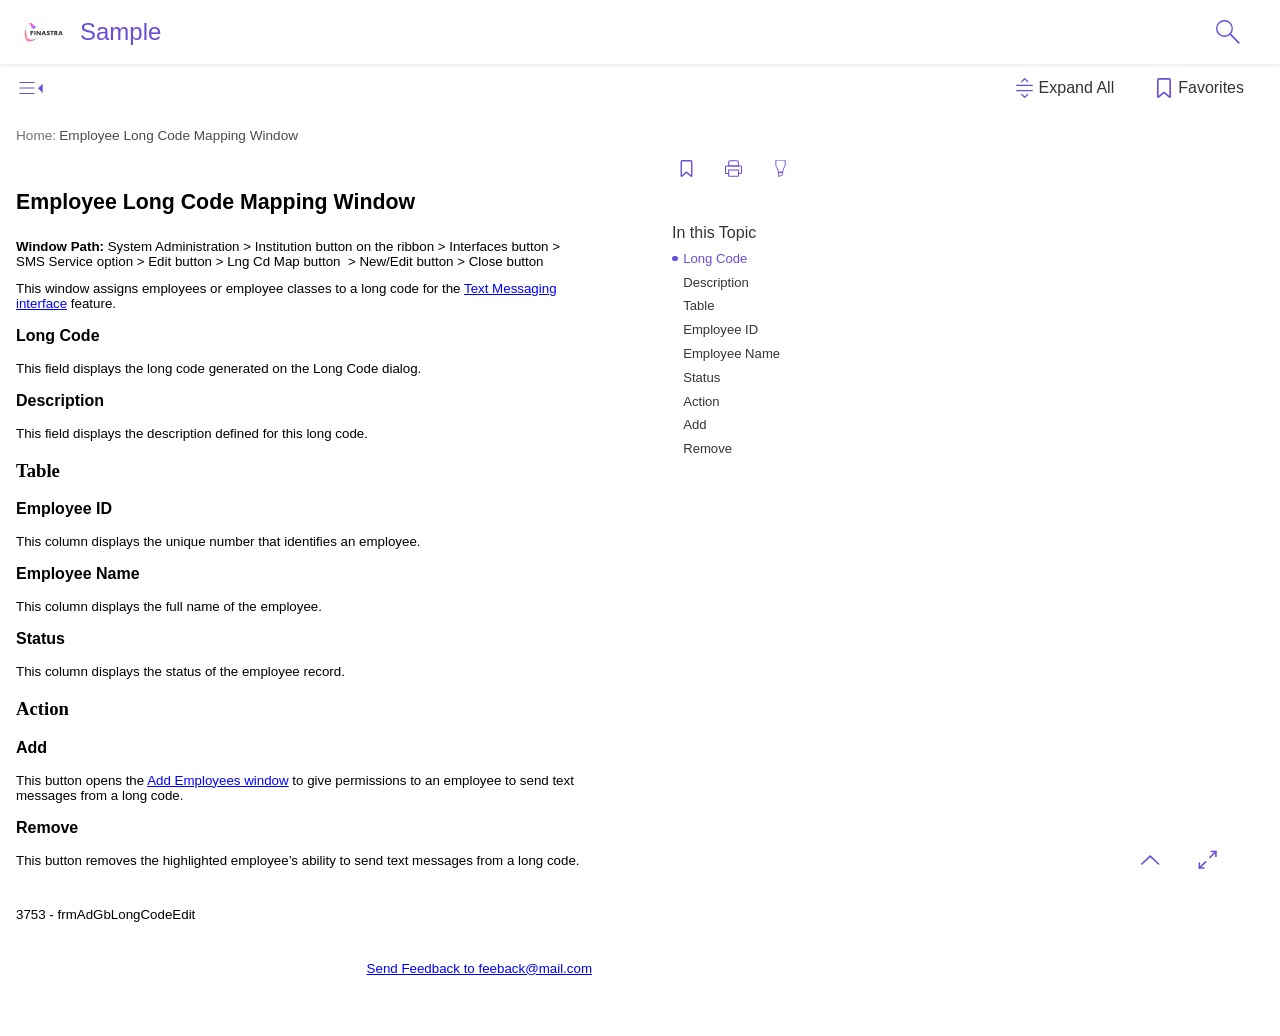
<file: docs/samples/online-help/help/windows/employee_long_code_mapping_window.htm>
<?xml version="1.0" encoding="utf-8" ?>
<!DOCTYPE html>
<html xmlns="http://www.w3.org/1999/xhtml"><head>
  <meta http-equiv="X-UA-Compatible" content="IE=edge"/>
  <meta name="viewport" content="width=device-width, initial-scale=1, maximum-scale=3, user-scalable=yes"/>
  <meta name="version" content="2020.0.0"/>
  <link rel="StyleSheet" href="../template/styles/topic.min.css" type="text/css"/>
  <link rel="StyleSheet" data-skin="true" type="text/css" href="../template/finframeless/layout.css"/>
  <link rel="StyleSheet" data-skin="true" href="../template/finframeless/userstyles.css" type="text/css"/>
  
<link rel="stylesheet" type="text/css" href="../assets/css/fusion_onlinehelp.css"/>
  <meta http-equiv="Content-Type" content="text/html; charset=utf-8"/>
  <meta name="generator" content="Adobe RoboHelp 2020"/>
  <title>Employee Long Code Mapping Window </title>
  <meta name="topic-status" content="Draft"/>
  
  <meta name="template" content="../assets/masterpages/Phoenix.htt"/>
  <meta name="topic-comment" content="SMS Text"/>
</head>

<body class="rh-BODY-wrapper">
  <div class="cookie-widget-holder" id="cookie-status-widget-holder"></div>
  <div class="RH-LAYOUT-HEADER-skip-content-container" id="skip-to-content"></div>
  <header class="RH-LAYOUT-HEADER-container" role="banner">
    <div class="RH-LAYOUT-HEADER-logo-box  ">
      <div class="RH-LAYOUT-HEADER-logo" id="logo-holder"></div>
      <div class="RH-LAYOUT-HEADER-title" id="topic-title-holder"></div>
    </div>
    <div class="RH-LAYOUT-HEADERMENU-container" id="header-menu"></div>
    <div class="search-placeholder-class" id="search-with-help"></div>
  </header>
  <main role="main" class="RH-LAYOUT-BODY-container">
    <div class="RH-LAYOUT-SEARCHRESULTS" id="rh-searchresults"></div>
    <div class="RH-LAYOUT-LEFTPANEL-container" id="rh-leftpanel"></div>
    <div class="rh-layout-BODY-main" id="rh-layout-main">
      <div class="RH-LAYOUT-TOOLBAR-toolbar-box" id="rh-toolbar"></div>
      <div class="rh-layout-BODY-body">
        <div class="RH-LAYOUT-CENTERPANEL-container">
          <div class="rh-layout-selectdetails" id="rh-selectdetails"></div>
          <div class="RH-LAYOUT-CENTERPANEL-topic-box" id="rh-topic">
  <script type="text/javascript">//<![CDATA[

   
    function howto() {
      document.getElementById("howto").classList.toggle("show");
    }
    function related() {
      document.getElementById("related").classList.toggle("show");
    }
    function windows() {
      document.getElementById("windows").classList.toggle("show");
    }
    function seealso() {
      document.getElementById("seealso").classList.toggle("show");
    }
    function changes() {
      document.getElementById("changes").classList.toggle("show");
    }
    window.onclick = function(event) {
      if (!event.target.matches('.dropbtn')) {
        var dropdowns = document.getElementsByClassName("dropdown-content");
        var i;
        for (i = 0; i < dropdowns.length; i++) {
          var openDropdown = dropdowns[i];
          if (openDropdown.classList.contains('show')) {
            openDropdown.classList.remove('show');
          }
        }
      }
    }
   
  
//]]></script>
  <p><br/>
    
  </p>
  <h1><span data-field="title" data-format="default">Employee Long Code Mapping Window </span></h1>
  <div>
  <p><strong>Window Path:</strong> System Administration &gt; Institution button on the ribbon &gt; Interfaces button &gt; SMS Service option &gt; Edit button &gt; Lng Cd Map button  &gt; New/Edit button &gt; Close button</p>
  <p>This window assigns employees or employee classes to a long code for the <a href="../sms_text_messaging_interface.htm">Text Messaging interface</a> feature.</p>
  <h3>Long Code</h3>
  <p>This field displays the long code generated on the Long Code dialog.</p>
  <h3>Description</h3>
  <p>This field displays the description defined for this long code.</p>
  <h2>Table</h2>
  <h3>Employee ID</h3>
  <p>This column displays the unique number that identifies an employee.</p>
  <h3>Employee Name</h3>
  <p>This column displays the full name of the employee.</p>
  <h3>Status</h3>
  <p>This column displays the status of the employee record.</p>
  <h2>Action</h2>
  <h3>Add</h3>
  <p>This button opens the <a href="add_employees_window.htm">Add Employees window</a> to give permissions to an employee to send text messages from a long code.</p>
  <h3>Remove</h3>
  <p>This button removes the highlighted employee’s ability to send text messages from a long code.</p>
  <p> </p>
  <p>3753 - frmAdGbLongCodeEdit</p>

</div>
  <p> </p>
  <div>
    <p style="text-align: right;">
      <script type="text/javascript">
        //<![CDATA[
        var mailSubject = 'Fusion Phoenix: ' + document.title;
        var mailBody = '\n\nURL: ' + location.href;
        var mailDisplay = 'Send Feedback to feeback@mail.com';
        document.write(
          '<a href="mailto:feedback@mail.com' +
          '?subject=' + escape(mailSubject) +
          '&body=' + escape(mailBody) +
          '">' + mailDisplay + '</a>'
        );
        //]]>
      </script>
    </p>
  </div>

</div>
          <div class="RH-LAYOUT-BRS-container" id="rh-brs"></div>
        </div>
        <div class="RH-LAYOUT-RIGHTPANEL-container" id="rh-rightpanel"></div>
      </div>
    </div>
  </main>
  <footer role="contentinfo" class="RH-LAYOUT-FOOTER-container" id="rh-footer"></footer>
  <script type="text/javascript">//<![CDATA[

    gRootRelPath = ".."
    gCommonRootRelPath = ".."
    gTopicId = "1"
  
//]]></script>


  <script src="../template/scripts/topicpage.js"></script>
  <script src="../whxdata/layoutconfig.js"></script>
  <script src="../whxdata/brsdata.js"></script>

  
    

            


</body></html>
</file>
<file: docs/samples/online-help/help/template/finframeless/layout.css>
body {
  height: 100%;
  margin: 0;
  min-height: 100vh;
}

html {
  height: 100%;
}

:focus {
  outline: none;
}
.js-focus-visible :focus:not(.focus-visible) {
  outline: none;
}

.js-focus-visible .focus-visible:not(input) {
  outline-width: 0.125rem;
  outline-style: solid;
  outline-color: currentColor;
  outline-offset: -0.125rem;
}

label {
  cursor: pointer;
}

.rh-BODY-wrapper a {}

.rh-button {
  border: 0;
  margin: 0.187rem;
  padding: 0;
  background: transparent;
  cursor: pointer;
  text-decoration: inherit;
  text-transform: inherit;
  color: inherit;
  font-size: inherit;
  line-height: inherit;
  font-family: inherit;
  font-weight: inherit;
  font-style: inherit;
  letter-spacing: inherit;
  vertical-align: inherit;
}

.rh-layout-BODY-main {
  display: block;
  float: right;
  background: transparent;
  top: 0;
  position: relative;
  width: 100%;
}

.rh-layout-BODY-body {
  display: flex;
  height: calc(100% - 3.5rem);
}

.rh-ellipses-class {
  margin-left: 1.25rem;
  white-space: nowrap;
  width: 100%;
  overflow: hidden;
  text-overflow: ellipsis;
  display: inline-block;
  text-align: left;
}

.RH-LAYOUT-thumbnail {
  left: 0;
  top: 0;
  width: 100% !important;
  height: 100% !important;
  overflow: auto;
  background-color: rgba(0, 0, 0, 0.3);
  position: fixed;
  z-index: 10000;
  display: flex;
  justify-content: center;
  align-items: center;
}

.RH-LAYOUT-thumbnail-img-container {
  position: absolute;
  overflow: visible;
  align-items: center;
  display: flex;
  justify-content: center;
  max-width: 95%;
  max-height: 95%;
}

.RH-LAYOUT-thumbnail-close {
  border-radius: 6.0rem;
  float: right;
  height: 3rem;
  width: 3rem;
  cursor: pointer;
  text-align: center;
  background-color: #fefefe;
  background-image: url('./cross.svg');
  background-repeat: no-repeat;
  background-position: center center;
  background-size: 1.4rem 1.4rem;
  z-index: 100;
  max-width: 40px;
  max-height: 40px;
  position: absolute;
  right: -1rem;
  top: 0;
}

.RH-LAYOUT-thumbnail-image {
  position: relative;
  background-color: #fefefe;
  border: 1.25rem solid #fff;
  text-align: center;
  z-index: -1;
  max-width: calc(100% - 2rem);
  margin-top: 2rem;
}

.rh-main-class {
  height: 100%;
  flex-direction: column;
  display: flex;
  flex-grow: 1;
}

.rh-BODY-wrapper {
  height: auto;
  font-family: "Helvetica Neue", Helvetica, "Roboto", Arial, sans-serif;
  flex-direction: column;
  display: flex;
  position: relative;
  margin: 0;
  overflow: auto;
}

.rh-layout-selectdetails {
  width: 100%;
  background-color: transparent;
}

.RH-LAYOUT-BODY-container {
  display: flex;
  flex-grow: 1;
  align-items: stretch;
  position: relative;
}

.rh-hyperlink-popover {
  height: 100%;
  width: 100%;
  border: 0;
  overflow: auto;
}

.rh-popover {
  position: fixed;
  box-shadow: 0 0.125rem 0.187rem rgba(0, 0, 0, 0.12), 0 0.125rem 0.125rem rgba(0, 0, 0, 0.24);
  border-radius: 0.3125rem;
  z-index: 10;
  background: white;
}

.cookie-widget-holder {
  position: fixed;
  top: 0;
  width: 100%;
  height: 100%;
  z-index: 25;
}
.RH-LAYOUT-HEADER-container {
  height: 4.0rem;
  display: flex;
  align-items: center;
  color: azure;
  box-sizing: border-box;
  padding: 0.5rem 2rem 0.5rem 1.5rem;
  position: relative;
  justify-content: flex-end;
  box-shadow: 0 0.0625rem 0.275rem rgba(0, 0, 0, 0.1);;
  z-index: 20;
}

.sticky-header {
  position: sticky;
  top: 0;
}

.RH-LAYOUT-HEADER-logo-box {
  justify-content: center;
  align-items: center;
  display: flex;
  width: auto;
  position: absolute;
  left: 2rem;
  top: 0.5rem;
  height: calc(100% - 1rem);
}

.RH-LAYOUT-HEADER-logo {
  background-image: url('./logo.png');
  background-color: transparent;
  border: none;
  background-position: center;
  background-repeat: no-repeat;
  background-size: 3rem 3rem;
  padding: 0;
  cursor: pointer;
  margin-right: 2rem;
  height: 100%;
  width: 5rem;
}

.rh-layout-HEADER-logo-link {
  display: block;
  width: 100%;
  height: 100%;
}

.rh-layout-HEADER-title-link {
  display: flex;
  cursor: inherit;
  text-decoration: inherit;
  text-transform: inherit;
  color: inherit;
  font-size: inherit;
  line-height: inherit;
  font-family: inherit;
  font-weight: inherit;
  font-style: inherit;
  letter-spacing: inherit;
  vertical-align: inherit;
}

.logo-holder{
  height: 100%;
}

.logo-holder-cover-class  {
  width: 100%;
  height: 100%;
}

.RH-LAYOUT-HEADER-title {
  font-size: 1.675rem;
  width: auto;
  cursor: pointer;
  white-space: nowrap;
  font-family: inherit;
  display: flex;
  align-items: center;
  height: 100%;
}



.RH-LAYOUT-LEFTPANEL-container {
  height: calc(100vh - 4.25rem);
  top: 0;
  position: sticky;
  max-width: 20rem;
  min-width: 20rem;
}

.RH-LAYOUT-LEFTPANEL-tab-panel {
  height: calc(100% - 4rem);
  font-size: 0.9rem;
}

.RH-LAYOUT-LEFTPANEL-toc {
  overflow: auto;
  width: 100%;
  height: 100%;
  padding-left: 0;
  box-sizing: border-box;
}

.RH-LAYOUT-LEFTPANEL-section {
  overflow: hidden;
}

.RH-LAYOUT-LEFTPANEL-title {
  display: flex;
  white-space: normal;
  flex-direction: row;
  align-items: center;
  justify-content: flex-start;
  text-decoration: none;
  box-sizing: border-box;
  width: 100%;
  padding-left: 0.275rem;
  padding-right: 0.275rem;
  padding-top: 0.5rem;
  padding-bottom: 0.5rem;
  cursor: pointer;
}

.RH-LAYOUT-LEFTPANEL-title-level-0 {
  padding-left: 2.275rem;
}

.RH-LAYOUT-LEFTPANEL-title-level-1 {
  padding-left: 3.275rem;
}

.RH-LAYOUT-LEFTPANEL-title-level-2 {
  padding-left: 4.275rem;
}

.RH-LAYOUT-LEFTPANEL-title-level-3 {
  padding-left: 5.275rem;
}

.RH-LAYOUT-LEFTPANEL-title-level-4 {
  padding-left: 5.275rem;
}

.RH-LAYOUT-LEFTPANEL-title-level-5 {
  padding-left: 6.275rem;
}

.RH-LAYOUT-LEFTPANEL-title-level-6 {
  padding-left: 7.275rem;
}

.RH-LAYOUT-LEFTPANEL-title-level-7 {
  padding-left: 8.275rem;
}

.RH-LAYOUT-LEFTPANEL-title:hover {
  display: flex;
}

.RH-LAYOUT-LEFTPANEL-collapsed-title {
  display: flex;
  margin-left: -1rem;
}

.RH-LAYOUT-LEFTPANEL-expand-icon {
  width: 0.75rem;
  height: 0.75rem;
  min-width: 0.75rem;
  min-height: 0.75rem;
  background-size: contain;
  background-repeat: no-repeat;
  background-position: center;
  background-image: url('./ch-right.svg');
  margin-right: 0.25rem;
  cursor: pointer;
}

.RH-LAYOUT-LEFTPANEL-expanded-title {
  display: flex;
  margin-left: -1rem;
}

.RH-LAYOUT-LEFTPANEL-collapse-icon {
  width: 0.75rem;
  height: 0.75rem;
  min-width: 0.75rem;
  min-height: 0.75rem;
  background-size: 100% 100%;
  background-repeat: no-repeat;
  background-position: center;
  background-image: url('./ch-down.svg');
  margin-right: 0.25rem;
  cursor: pointer;
}

.RH-LAYOUT-LEFTPANEL-topic-icon {
  width: 0;
  height: 0;
  background-size: contain;
  background-repeat: no-repeat;
  background-position: center;
  cursor: pointer;
  flex-shrink: 0;
}

.RH-LAYOUT-LEFTPANEL-selected-title {
  display: flex;
  margin-left: -1rem;
}
.rh-layout-LEFTPANEL-tree-item-content {
  white-space: normal;
  overflow: hidden;
  text-overflow: ellipsis;
  display: inline;
}

.rh-layout-LEFTPANEL-tree-item-content a {
  white-space: normal;
  overflow: hidden;
  text-overflow: ellipsis;
  display: inline;
  text-decoration: none;
}

.RH-LAYOUT-LEFTPANEL-selected-icon {
  border-radius: 2rem;
  width: 0.5rem;
  min-width: 0.5rem;
  height: 0.5rem;
  background-size: 100% 100%;
  margin-left: 0.15rem;
  margin-right: 0.4rem;
}

.RH-LAYOUT-LEFTPANEL-selected-section-icon {
}

.RH-LAYOUT-LEFTPANEL-selected-title:hover {
  display: flex;
}

.rh-layout-LEFTPANEL-toc-icon-open {
  position: absolute;
  top: 0;
  right: 0.25rem;
  height: auto;
  display: flex;
  align-items: center;
  width: auto;
  cursor: pointer;
}

.rh-layout-LEFTPANEL-toc-icon-collapsed {
  left: 0;
  margin-left: 1rem;
}

.rh-layout-LEFTPANEL-left-panel {
  position: relative;
  height: 100%;
}

.rh-layout-LEFTPANEL-tree-item-text {
  display: flex;
  cursor: pointer;
  flex-grow: 1;
  text-decoration: inherit;
  text-transform: inherit;
  color: inherit;
  font-size: inherit;
  line-height: inherit;
  font-family: inherit;
  font-weight: inherit;
  font-style: inherit;
  letter-spacing: inherit;
  vertical-align: inherit;
}

.rh-layout-simple-list {
  margin: 0;
  padding: 0;
  list-style: none;
}

.rh-layout-LEFTPANEL-left-panel li:focus {
  outline: none;
}
.RH-LAYOUT-LEFTPANEL-tab-view {
  display: block;
  height: 100%;
  width: 100%;
  min-width: 20rem;
}

.RH-LAYOUT-LEFTPANEL-tab-list {
  display: flex;
  flex-direction: row;
  justify-content: space-evenly;
  height: 3rem;
  width: 100%;
  margin-bottom: 0.5rem;
}

.RH-LAYOUT-LEFTPANEL-tab {
  display: inline;
  white-space: nowrap;
  overflow: hidden;
  text-overflow: ellipsis;
  align-items: center;
  border-radius: 0.3125rem;
  padding: 0.5rem;
  margin: 0.35rem 0.5rem;
  padding-left: 0.75rem;
  padding-right: 0.75rem;
  letter-spacing: 0;
  font-style: inherit;
  text-transform: none;
  font-size: 1rem;
  cursor: pointer;
}

.RH-LAYOUT-LEFTPANEL-selected-tab {
  font-weight: bold;
}
.rh-layout-TOOLBAR-custom-button-wrapper {
    display: flex;
    justify-content: flex-end;
    width: 100%;
    overflow-x: auto;
}

  
.RH-LAYOUT-TOOLBAR-button-0 {
    display: flex;
    align-items: center;
    border-radius: 0.3125rem;
    font-size: 1rem;
    padding: 0.65rem;
    width: auto;
    margin: 0.5rem;
    margin-top: 0.2rem;
    padding-left: 0.75rem;
    padding-right: 0.75rem;
    cursor: pointer;
    line-height: 1.25rem;
    font-family: inherit;
    color: inherit;
  }
  
 .RH-LAYOUT-TOOLBAR-button-0-applied {
    display: flex;
  }

  .RH-LAYOUT-TOOLBAR-button-0 .RH-LAYOUT-TOOLBAR-button-icon {
    background-image: url('./expand_all.svg');
    background-repeat: no-repeat;
    background-position: center center;
    background-size: contain;
    width: 1.25rem;
    height: 1.25rem;
    margin-right: 0.25rem;
    outline: none;
  }
  
  .RH-LAYOUT-TOOLBAR-button-0 .RH-LAYOUT-TOOLBAR-button-icon-applied {
    background-image: url('./collapse_all.svg');
  }
  
  .RH-LAYOUT-TOOLBAR-button-1 {
    display: flex;
    align-items: center;
    border-radius: 0.3125rem;
    font-size: 1rem;
    padding: 0.65rem;
    width: auto;
    margin: 0.5rem;
    padding-left: 0.75rem;
    padding-right: 0.75rem;
    cursor: pointer;
    line-height: 1.25rem;
    margin-top: 0.2rem;
    font-family: inherit;
    color: inherit;
  }
  
  .RH-LAYOUT-TOOLBAR-button-1-applied {
    display: flex;
  }

  .RH-LAYOUT-TOOLBAR-button-1 .RH-LAYOUT-TOOLBAR-button-icon {
    background-image: url('./unsaved.svg');
    background-repeat: no-repeat;
    background-position: center center;
    background-size: contain;
    width: 1.25rem;
    height: 1.25rem;
    margin-right: 0.25rem;
    outline: none;
  }
  
  .RH-LAYOUT-TOOLBAR-button-1 .RH-LAYOUT-TOOLBAR-button-icon-applied {
    background-image: url('./saved.svg');
  }
  
  .RH-LAYOUT-TOOLBAR-button-2 {
    display: flex;
    align-items: center;
    border-radius: 0.3125rem;
    font-size: 1rem;
    padding: 0.65rem;
    width: auto;
    margin: 0.5rem;
    padding-left: 0.75rem;
    padding-right: 0.75rem;
    cursor: pointer;
    margin-top: 0.2rem;
    line-height: 1.25rem;
    font-family: inherit;
    color: inherit;
}
  
  .RH-LAYOUT-TOOLBAR-button-2-applied {
    display: flex;
  }
  
  .RH-LAYOUT-TOOLBAR-button-2 .RH-LAYOUT-TOOLBAR-button-icon {
    background-image: url('./filter.svg');
    background-repeat: no-repeat;
    background-position: center center;
    background-size: contain;
    width: 1.25rem;
    height: 1.25rem;
    margin-right: 0.25rem;
    outline: none;
  }
  
  .RH-LAYOUT-TOOLBAR-button-2 .RH-LAYOUT-TOOLBAR-button-icon-applied {
    background-image: url('./filter2.svg');
  }
  
  .RH-LAYOUT-TOOLBAR-button-3 {
    display: flex;
    align-items: center;
    border-radius: 0.3125rem;
    font-size: 1rem;
    padding: 0.65rem;
    width: auto;
    margin: 0.5rem;
    padding-left: 0.75rem;
    margin-top: 0.2rem;
    padding-right: 0.75rem;
    cursor: pointer;
    line-height: 1.25rem;
    font-family: inherit;
    color: inherit;
  }
  
  .RH-LAYOUT-TOOLBAR-button-3-applied {
    display: flex;
  }
  
  .RH-LAYOUT-TOOLBAR-button-3 .RH-LAYOUT-TOOLBAR-button-icon {
    background-image: url('./bmrk_select.svg');
    background-repeat: no-repeat;
    background-position: center center;
    background-size: contain;
    width: 1.25rem;
    height: 1.25rem;
    margin-right: 0.25rem;
    outline: none;
  }
  
  .RH-LAYOUT-TOOLBAR-button-3 .RH-LAYOUT-TOOLBAR-button-icon-applied {
    background-image: url('./bmrk_unselect.svg');
  }
  
  .RH-LAYOUT-TOOLBAR-button-4 {
    display: flex;
    align-items: center;
    border-radius: 0.3125rem;
    font-size: 1rem;
    padding: 0.65rem;
    width: auto;
    margin: 0.5rem;
    margin-top: 0.2rem;
    padding-left: 0.75rem;
    padding-right: 0.75rem;
    cursor: pointer;
    line-height: 1.25rem;
    font-family: inherit;
    color: inherit;
  }
  
  .RH-LAYOUT-TOOLBAR-button-4-applied {
    display: flex;
  }
  
  .RH-LAYOUT-TOOLBAR-button-4 .RH-LAYOUT-TOOLBAR-button-icon {
    background-image: url('./download_pdf.svg');
    background-repeat: no-repeat;
    background-position: center center;
    background-size: contain;
    width: 1.25rem;
    height: 1.25rem;
    margin-right: 0.25rem;
    outline: none;
  }
  
  .RH-LAYOUT-TOOLBAR-button-4 .RH-LAYOUT-TOOLBAR-button-icon-applied {
    background-image: url('./download_pdf.svg');
  }
  
  .RH-LAYOUT-TOOLBAR-button-5 {
    display: flex;
    align-items: center;
    border-radius: 0.3125rem;
    font-size: 1rem;
    padding: 0.65rem;
    width: auto;
    margin: 0.5rem;
    padding-left: 0.75rem;
    margin-top: 0.2rem;
    padding-right: 0.75rem;
    cursor: pointer;
    line-height: 1.25rem;
    font-family: inherit;
    color: inherit;
  }
  
  .RH-LAYOUT-TOOLBAR-button-5-applied {
    display: flex;
  }
  
  .RH-LAYOUT-TOOLBAR-button-5 .RH-LAYOUT-TOOLBAR-button-icon {
    background-image: url('./search.svg');
    background-repeat: no-repeat;
    background-position: center center;
    background-size: contain;
    width: 1.25rem;
    height: 1.25rem;
    margin-right: 0.25rem;
    outline: none;
  }
  
  .RH-LAYOUT-TOOLBAR-button-5 .RH-LAYOUT-TOOLBAR-button-icon-applied {
    background-image: url('./search.svg');
  }
  
  .RH-LAYOUT-TOOLBAR-button-6 {
    display: flex;
    align-items: center;
    border-radius: 0.3125rem;
    font-size: 1rem;
    padding: 0.65rem;
    width: auto;
    margin: 0.5rem;
    padding-left: 0.75rem;
    padding-right: 0.75rem;
    margin-top: 0.2rem;
    cursor: pointer;
    line-height: 1.25rem;
    font-family: inherit;
    color: inherit;
  }
  
  
  .RH-LAYOUT-TOOLBAR-button-6-applied {
    display: flex;
  }

  .RH-LAYOUT-TOOLBAR-button-6 .RH-LAYOUT-TOOLBAR-button-icon {
    background-image: url('./share.svg');
    background-repeat: no-repeat;
    background-position: center center;
    background-size: contain;
    width: 1.25rem;
    height: 1.25rem;
    margin-right: 0.25rem;
    outline: none;
  }
  
  .RH-LAYOUT-TOOLBAR-button-6 .RH-LAYOUT-TOOLBAR-button-icon-applied {
    background-image: url('./share.svg');
  }
  
  .RH-LAYOUT-TOOLBAR-button-7 {
    display: flex;
    align-items: center;
    border-radius: 0.3125rem;
    font-size: 1rem;
    padding: 0.65rem;
    width: auto;
    margin: 0.5rem;
    padding-left: 0.75rem;
    padding-right: 0.75rem;
    margin-top: 0.2rem;
    cursor: pointer;
    line-height: 1.25rem;
    font-family: inherit;
    color: inherit;
  }
  
.RH-LAYOUT-TOOLBAR-button-7-applied {
  display: flex;
}

.RH-LAYOUT-TOOLBAR-button-7 .RH-LAYOUT-TOOLBAR-button-icon {
  background-image: url('./dark.svg');
  background-repeat: no-repeat;
  background-position: center center;
  background-size: contain;
  width: 1.25rem;
  height: 1.25rem;
  margin-right: 0.25rem;
  outline: none;
}

.RH-LAYOUT-TOOLBAR-button-7 .RH-LAYOUT-TOOLBAR-button-icon-applied {
  background-image: url('./light.svg');
}

.RH-LAYOUT-TOOLBAR-button-8 {
  display: flex;
  align-items: center;
  border-radius: 0.3125rem;
  font-size: 1rem;
  padding: 0.65rem;
  width: auto;
  margin: 0.5rem;
  padding-left: 0.75rem;
  padding-right: 0.75rem;
  margin-top: 0.2rem;
  cursor: pointer;
  line-height: 1.25rem;
  font-family: inherit;
  color: inherit;
}

.RH-LAYOUT-TOOLBAR-button-8-applied {
  display: flex;
}

.RH-LAYOUT-TOOLBAR-button-8 .RH-LAYOUT-TOOLBAR-button-icon {
background-image: url('./print.svg');
background-repeat: no-repeat;
background-position: center center;
background-size: contain;
width: 1.25rem;
height: 1.25rem;
margin-right: 0.25rem;
outline: none;
}

.RH-LAYOUT-TOOLBAR-button-8 .RH-LAYOUT-TOOLBAR-button-icon-applied {
background-image: url('./print-mobile.svg');
}
.RH-LAYOUT-HOMEPAGE-TOOLBAR-button-1 {
    display: flex;
    align-items: center;
    border-radius: 0.3125rem;
    font-size: 1rem;
    padding: 0.65rem;
    width: auto;
    margin: 0.5rem;
    padding-left: 0.75rem;
    padding-right: 0.75rem;
    cursor: pointer;
    line-height: 1.25rem;
    margin-top: 0.2rem;
    font-family: inherit;
    color: inherit;
}
  
.RH-LAYOUT-HOMEPAGE-TOOLBAR-button-1-applied {
    display: flex;
}

.RH-LAYOUT-HOMEPAGE-TOOLBAR-button-1 .RH-LAYOUT-HOMEPAGE-TOOLBAR-button-icon {
    background-image: url('./homepage-unsaved.svg');
    background-repeat: no-repeat;
    background-position: center center;
    background-size: contain;
    width: 1.25rem;
    height: 1.25rem;
    margin-right: 0.25rem;
    outline: none;
}
  
.RH-LAYOUT-HOMEPAGE-TOOLBAR-button-1 .RH-LAYOUT-HOMEPAGE-TOOLBAR-button-icon-applied {
    background-image: url('./homepage-saved.svg');
}
  
.RH-LAYOUT-HOMEPAGE-TOOLBAR-button-2 {
    display: flex;
    align-items: center;
    border-radius: 0.3125rem;
    font-size: 1rem;
    padding: 0.65rem;
    width: auto;
    margin: 0.5rem;
    padding-left: 0.75rem;
    padding-right: 0.75rem;
    cursor: pointer;
    margin-top: 0.2rem;
    line-height: 1.25rem;
    font-family: inherit;
    color: inherit;
}
  
.RH-LAYOUT-HOMEPAGE-TOOLBAR-button-2-applied {
    display: flex;
}
  
.RH-LAYOUT-HOMEPAGE-TOOLBAR-button-2 .RH-LAYOUT-HOMEPAGE-TOOLBAR-button-icon {
    background-image: url('./homepage-filter.svg');
    background-repeat: no-repeat;
    background-position: center center;
    background-size: contain;
    width: 1.25rem;
    height: 1.25rem;
    margin-right: 0.25rem;
    outline: none;
}
  
.RH-LAYOUT-HOMEPAGE-TOOLBAR-button-2 .RH-LAYOUT-HOMEPAGE-TOOLBAR-button-icon-applied {
    background-image: url('./homepage-filter2.svg');
}
.nav {
  overflow: hidden;
}

.nav ul {
  margin: 0;
  padding: 0;
  list-style-type: none;
  max-height: 3rem;
  position: relative;
}

.nav li {
  display: inline-block;
  background: transparent;
}

.nav li:last-child {
  position: absolute;
  right: 0;
  top: 0;
  visibility: hidden;
}

.nav li:nth-last-child(2) {
  position: absolute;
  top: 0;
  right: 0;
  margin: 0;
  visibility: hidden;
}

.nav#menu:target {
  height: auto;
  padding: 0;
  width: 100%;
}

.nav#menu:target ul {
  max-height: none;
}

.nav#menu:target li {
  display: block;
}

.nav#menu:target li:not(:first-child) {
  margin-top: 2px;
}

.nav#menu:target li:last-child {
  display: none;
}

.nav#menu:target li:nth-last-child(2) {
  visibility: visible;
}

.rh-layout-TOOLBAR-tool-list {
  width: 100%;
  display: flex;
  justify-content: flex-end;
}

.RH-LAYOUT-TOOLBAR-toolbar-box {
  display: block;
  width: 100%;
  margin-bottom: 0.5rem;
  position: sticky;
  top: 0;
  height: 3rem;
  z-index: 2;
}

.RH-LAYOUT-TOOLBAR-toolbar {
  display: block;
}

.RH-LAYOUT-HOMEPAGE-TOOLBAR-toolbar {
  display: block;
}

.RH-LAYOUT-TOOLBAR-toc-icon-div {
  display: flex;
  align-items: center;
  width: 3.5rem;
  cursor: pointer;
  padding-left: 1.9rem;
}

.RH-LAYOUT-TOOLBAR-panel-show {
  background-image: url('./expand_toc.svg');
  width: 1.5rem;
  height: 1.5rem;
  background-repeat: no-repeat;
  background-size: contain;
  background-position: center;
  cursor: pointer;
  z-index: 2;
}

.RH-LAYOUT-TOOLBAR-panel-hide {
  background-image: url('./collapse_toc.svg');
  width: 1.5rem;
  height: 1.5rem;
  background-repeat: no-repeat;
  background-size: contain;
  background-position: center;
  cursor: pointer;
  z-index: 2;
}

.RH-LAYOUT-TOOLBAR-menu-close {
  display: flex;
  align-items: center;
  border-radius: 0.3125rem;
  font-size: 1rem;
  padding: 0.65rem;
  width: auto;
  margin: 0.5rem;
  padding-left: 0.75rem;
  padding-right: 0.75rem;
  cursor: pointer;
  line-height: 1.25rem;
  background: white;
}

.RH-LAYOUT-TOOLBAR-menu {
  display: flex;
  align-items: center;
  border-radius: 0.3125rem;
  font-size: 1rem;
  padding: 0.65rem;
  width: auto;
  margin: 0.5rem;
  padding-left: 0.75rem;
  padding-right: 0.75rem;
  cursor: pointer;
  line-height: 1.25rem;
  background: white;
}
.RH-LAYOUT-CENTERPANEL-container {
  width: calc(100% - 22rem);
  display: flex;
  margin-left: 2rem;
  flex-direction: column;
  overflow-y: hidden;
  overflow-x: auto;
}

.RH-LAYOUT-CENTERPANEL-container-fullscreen {
  width: calc(100% - 4rem);
  margin-bottom: 3rem;
}


.RH-LAYOUT-CENTERPANEL-topic-box {
  position: relative;
  flex-grow: 1;
  min-height: calc(100% - 16rem);
}



.RH-LAYOUT-BODY-mobile-view .RH-LAYOUT-CENTERPANEL-top-panel {
  height: auto;
  display: block;
}
.RH-LAYOUT-SEARCHRESULTS-container {
  width: 100%;
  position: absolute;
  background: rgba(0, 0, 0, 0.5);
  top: 0;
  height: 0;
  z-index: 10;
  display: none;
}

.RH-LAYOUT-SEARCHRESULTS {
  position: absolute;
  top: 0;
  width: 100%;
  height: 100%;
}

.RH-LAYOUT-SEARCHRESULTS-results-outer-box {
  overflow: auto;
  width: calc(100% - 20rem - 22.5rem);
  left: 20rem;
  padding: 0 1rem;
  position: relative;
  max-height: 80vh;
  z-index: 2;
  margin-left: 2.5rem;
}

.rh-layout-SEARCHRESULTS-results-outer-box-static-header {
  position: fixed;
}

.RH-LAYOUT-SEARCHRESULTS-results-close {
  width: 0.75rem;
  height: 0.75rem;
  cursor: pointer;
  background-image: url('./cross.svg');
  background-size: contain;
  background-repeat: no-repeat;
  margin: 0 0.75rem;
}

.RH-LAYOUT-SEARCHRESULTS-results-inner-box {
  display: block;
}

.RH-LAYOUT-SEARCHRESULTS-results-inner-box .RH-LAYOUT-SEARCHRESULTS-results-header {
  display: flex;
  align-items: center;
  padding: 1.5rem 0 1.4375rem 0;
  font-size: 1rem;
}


.RH-LAYOUT-SEARCHRESULTS-result-item {
  padding: 0 2.5rem 1.5rem 2.5rem;
}

.RH-LAYOUT-SEARCHRESULTS-results-inner-box .RH-LAYOUT-SEARCHRESULTS-result-item .RH-LAYOUT-SEARCHRESULTS-result-item-title {
  text-align: center;
  font-size: 1.0rem;
  padding: 0.5rem 0;
  text-decoration: none;
}

.RH-LAYOUT-SEARCHRESULTS-result-item-summary {
  font-size: 0.9rem;
  padding: 0;
  margin: 0;
  margin-top: 0.75rem;
  overflow-wrap: break-word;
}

.RH-LAYOUT-SEARCHRESULTS-result-item-path {
  font-size: 0.8rem;
  padding: 0;
  margin: 0;
  margin-top: 0.75rem;
}

.RH-LAYOUT-SEARCHRESULTS-results-footer {
  display: flex;
  justify-content: center;
  padding-top: 2rem;
  padding-bottom: 2rem;
}

.RH-LAYOUT-SEARCHRESULTS-results-footer:empty {
  display: none;
}

.RH-LAYOUT-SEARCHRESULTS-paginator {
  display: flex;
  align-items: center;
}

.RH-LAYOUT-SEARCHRESULTS-paginator-label {
  color: #6E6E6E;
  font-size: 0.875rem;
  line-height: 1.0625rem;
  min-width: 5rem;
  text-align: center;
}

.RH-LAYOUT-SEARCHRESULTS-prev-page {
  margin-right: 1rem;
  padding: 0.5625rem;
}

.RH-LAYOUT-SEARCHRESULTS-prev-page-icon {
  display: block;
  width: 0.875rem;
  height: 0.875rem;
  cursor: pointer;
  background-image: url('./search-page-prev.svg');
  background-size: contain;
  background-repeat: no-repeat;
  background-position: center;
}

.RH-LAYOUT-SEARCHRESULTS-next-page {
  margin-left: 1rem;
  padding: 0.5625rem;
}

.RH-LAYOUT-SEARCHRESULTS-next-page-icon {
  display: block;
  width: 0.875rem;
  height: 0.875rem;
  cursor: pointer;
  background-image: url('./search-page-next.svg');
  background-size: contain;
  background-repeat: no-repeat;
  background-position: center;
}

.rh-layout-CENTERPANEL-search-prediction-results {
  overflow: auto;
  width: calc(100% - 20rem - 26rem);
  left: 20rem;
  padding: 0 4rem;
  position: relative;
  max-height: 60%;
  background: white;
  z-index: 2;
}

.rh-layout-SEARCHRESULTS-search-results-container-show {
  height: 100%;
  display: block;
}

.rh-layout-SEARCHRESULTS-search-results-container-show a {
  text-decoration: none;
}
.RH-LAYOUT-SEARCHRESULTS-phrase-result {
    margin: 0 2.8rem 1rem 2.8rem;
    padding: 0.5rem 1rem 0.5rem 1rem;
    border-radius: 0.5rem;
    border: 1px solid #dfe1e5;
  }
  
  .RH-LAYOUT-SEARCHRESULTS-phrase-title {
    padding-bottom: 0.5rem;
    height: 3rem;
    line-height: 3rem;
    background-color: transparent;
    border-radius: 0.5rem 0.5rem 0 0;
    padding: 0;
  }
  
  .RH-LAYOUT-SEARCHRESULTS-phrase-title{
    margin: 0;
  }
  
  
  .RH-LAYOUT-SEARCHRESULTS-phrase-desc {
    padding: 0.25rem 0 0 0;
    margin: 0;
    overflow: auto;
  }
  
  .RH-LAYOUT-SEARCHRESULTS-phrase-desc::-webkit-scrollbar {
    width: 0.5rem;
    background: transparent;
  }
  
  .RH-LAYOUT-SEARCHRESULTS-phrase-desc::-webkit-scrollbar-thumb {
    background-color: undefined;
  }
  
.rh-layout-CUSTOM-SEARCHRESULTS .RH-LAYOUT-SEARCHRESULTS-phrase-result {
    margin-left: 0;
    margin-right: 0;
}
.RH-LAYOUT-RIGHTPANEL-bottom-toolbar {
  position: fixed;
  right: 2rem;
  bottom: 0;
  width: 100%;
  height: auto;
}

.rh-layout-RIGHTPANEL-bottom-buttons {
  position: absolute;
  display: flex;
  width: 100%;
  justify-content: flex-end;
  align-items: center;
  bottom: 0.5rem;
  box-sizing: border-box;
}

.rh-layout-RIGHTPANEL-bottom-buttons>*:not(:last-child) {
  margin-right: 0.625rem;
}

.rh-layout-RIGHTPANEL-rightpanel-content {
  display: block;
  width: 100%;
  justify-content: center;
  position: relative;
}

.rh-fullscreenmode {
  width: 80%;
  margin: auto;
}

.rh-layout-FILTERS-filterULClass li input[type="checkbox"],.rh-layout-HOMEPAGE-FILTERS-filterULClass li input[type="checkbox"]{
  margin-right: 0.5rem;
}


.RH-LAYOUT-RIGHTPANEL-container {
  display: flex;
  justify-content: center;
  width: 16rem;
  min-width: 16rem;
  padding: 2rem 2rem 0 2rem;
  position: fixed;
  right: 0;
  top: 8rem;
  height: calc(100vh - 10rem);
}

.RH-LAYOUT-RIGHTPANEL-top-buttons {
  display: flex;
  align-items: center;
  max-height: 2rem;
  margin: 0 1rem 2.5rem 1rem;
}

.RH-LAYOUT-RIGHTPANEL-fav-button {
  background-size: 60% 60%;
  background-image: url('./unsaved.svg');
  background-repeat: no-repeat;
  background-position: center;
  width: 1.75rem;
  height: 1.75rem;
  margin-left: 0;
  border-radius: 50%;
  cursor: pointer;
  margin-right: 1rem;
}

.RH-LAYOUT-RIGHTPANEL-rightpanel-bmrk-saved {
  background-size: 60% 60%;
  background-image: url('./saved.svg');
  background-repeat: no-repeat;
  background-position: center;
  width: 1.75rem;
  height: 1.75rem;
  margin-left: 0;
  border-radius: 50%;
  cursor: pointer;
  margin-right: 1rem;
}

.RH-LAYOUT-RIGHTPANEL-print-button {
  background-size: 60% 60%;
  background-image: url('./print.svg');
  background-repeat: no-repeat;
  background-position: center;
  width: 1.75rem;
  height: 1.75rem;
  border-radius: 50%;
  cursor: pointer;
  margin-right: 1rem;
}

.RH-LAYOUT-RIGHTPANEL-highlight-remove-button {
  background-size: 60% 60%;
  background-image: url('./highlight.svg');
  background-repeat: no-repeat;
  background-position: center;
  width: 1.75rem;
  height: 1.75rem;
  border-radius: 50%;
  cursor: pointer;
}

.RH-LAYOUT-RIGHTPANEL-pageup-button {
  background-size: contain;
  background-repeat: no-repeat;
  background-position: center;
  width: 3rem;
  height: 3rem;
  margin: 0;
  background-color: transparent;
  background-image: url('./page_up.svg');
}

.RH-LAYOUT-RIGHTPANEL-fullscreen-button {
  background-size: contain;
  background-repeat: no-repeat;
  background-position: center;
  width: 3rem;
  height: 3rem;
  margin: 0;
  background-color: transparent;
  background-image: url('./full_screen.svg');
}

.RH-LAYOUT-RIGHTPANEL-regular-screen-button {
  background-size: contain;
  background-repeat: no-repeat;
  background-position: center;
  width: 3rem;
  height: 3rem;
  margin: 0;
  background-color: transparent;
  background-image: url('./regular_screen.svg');
}

.RH-LAYOUT-RIGHTPANEL-prev-button {
  background-size: contain;
  background-repeat: no-repeat;
  background-position: center;
  width: auto;
  height: 3rem;
  margin: 0;
  background-color: transparent;
  display: flex;
  align-items: center;
  text-decoration: none;
}

.RH-LAYOUT-RIGHTPANEL-next-button {
  background-size: contain;
  background-repeat: no-repeat;
  background-position: center;
  width: auto;
  height: 3rem;
  margin: 0;
  background-color: transparent;
  display: flex;
  align-items: center;
  text-decoration: none;
}
.RH-LAYOUT-FOOTER-container {
  width: 100%;
  align-items: center;
  position: relative;
  margin: auto;
  background-color: white;
}

.sticky-footer {
  position: sticky;
  bottom: 0;
}
.RH-LAYOUT-HOMEPAGE-TITLEBAR-container {
  display: flex;
  flex-direction: column;
  background-image: url('./homepage_background.png');
  height: 23rem;
  background-repeat: no-repeat;
  background-size: cover;
}

.RH-LAYOUT-HOMEPAGE-TITLEBAR-title-bar {
  background-color: transparent;
  display: flex;
  flex-wrap: wrap;
  flex-direction: row;
  justify-content: flex-start;
  height: 4rem;
  padding: 0.5rem 0.5rem 0.5rem 2rem;
  align-items: center;
  min-height: 2.5rem;
  font-size: 1.675rem;
  color: white;
  margin-bottom: 5.5rem;
  width: inherit;
}

.RH-LAYOUT-HOMEPAGE-TITLEBAR-logo {
  margin-right: 2rem;
  background-color: transparent;
  border: none;
  background-image: url('./logo.png');
  background-repeat: no-repeat;
  background-position: center;
  background-size: contain;
  height: 100%;
  width: 5rem;
  cursor: pointer;
}

.rh-layout-HOMEPAGE-TITLEBAR-logo-link {
  display: block;
  width: 100%;
  height: 100%;
  color: inherit;
}

.RH-LAYOUT-HOMEPAGE-TITLEBAR-title {
  display: block;
  cursor: pointer;
}

.rh-layout-HOMEPAGE-titlebar-right-box {
  display: flex;
  flex-grow: 1;
  justify-content: flex-end;
  align-items: center;
  height: 0;
}

.RH-LAYOUT-HOMEPAGE-TITLEBAR-caption-bar {
  display: flex;
  font-size: xx-large;
  align-items: center;
  justify-content: center;
  color: white;
  margin-top: 1.5rem;
}

.RH-LAYOUT-HOMEPAGE-TITLEBAR-caption {
  font-size: 2rem;
  padding-top: 1rem;
}

.RH-LAYOUT-HOMEPAGE-SEARCHBOX-outer-box {
  display: flex;
  width: 30rem;
  height: 3rem;
}

.rh-layout-HOMEPAGE-SEARCHBOX-searchcontainer {
  display: flex;
  flex-direction: column;
  width: 100%;
  justify-content: center;
  align-items: center;
}

.RH-LAYOUT-HOMEPAGE-SEARCHBOX-inner-box {
  display: flex;
  justify-content: space-evenly;
  align-items: center;
  border-radius: 1.25rem;
  background-size: 1.5rem;
  background: white;
  width: 100%;
  padding: 0;
  height: 3rem;
}

.rh-homepage-search-is-active {
  border-bottom-left-radius: 0;
  border-bottom-right-radius: 0;
}

.RH-LAYOUT-HOMEPAGE-SEARCHBOX-icon {
  max-height: 100%;
  background-image: url('./search.svg');
  width: 1.5rem;
  height: 1.25rem;
  margin-left: 0.5rem;
  background-position: center;
  margin-right: 0.5rem;
  background-repeat: no-repeat;
  background-size: 1.25rem 1.25rem;;
  cursor: pointer;
}

.RH-LAYOUT-HOMEPAGE-SEARCHBOX-text-field {
  border: none;
  width: 85%;
  font-size: 1rem;
}

.rh-layout-HOMEPAGE-SEARCHBOX-predictions-container {
  width: calc(100% + 4px);
  margin-top: 0rem;
}

.RH-LAYOUT-HOMEPAGE-SEARCHBOX-predictions-box {
  background-color: white;
  list-style: none;
  z-index: 100;
  border-top: 0 !important;
  color: black;
  font-size: 1rem;
  transition: min-height 0.2s;
  margin: 0;
  border-bottom-right-radius: 1rem;
  border-bottom-left-radius: 1rem;
  padding: 0;
  position: absolute;
  width: 30rem;
  margin-left: 2px;
  box-shadow: 0 3px 5px -3px #000000;
}

.RH-LAYOUT-HOMEPAGE-SEARCHBOX-prediction-item {
  white-space: nowrap;
  overflow: hidden;
  text-overflow: ellipsis;
  display: block;
  padding-left: 2.5rem;
  padding-bottom: 0.25rem;
  padding-top: 0.25rem;
  font-size: 0.9rem;
  line-height: 1.5rem;
  cursor: pointer;
}

.RH-LAYOUT-HOMEPAGE-SEARCHBOX-clear-icon {
  cursor: pointer;
  font-weight: bold;
  position: relative;
  right: 0;
  margin-right: 1rem;
  align-items: center;
  display: flex;
  height: 0.9rem;
  width: 0.9rem;
  background-image: url('./cross.svg');
  background-size: contain;
  background-repeat: no-repeat;
  background-position: center;
}

.RH-LAYOUT-HOMEPAGE-SEARCHBOX-prediction-item:hover {
  background-color: rgba(0, 0, 0, 0.1);
}

.RH-LAYOUT-HOMEPAGE-SEARCHBOX-prediction-item-selected {
  background-color: rgba(0, 0, 0, 0.1);
}

.RH-LAYOUT-HOMEPAGE-TOC-container {
  flex-grow: 1;
  min-height: calc(100% - 29rem);
  padding: 3rem 5rem;
}

.RH-LAYOUT-HOMEPAGE-TOC-toctiles {
  position: relative;
  width: 100%;
}

.RH-LAYOUT-HOMEPAGE-TOC-toc-list {
  display: flex;
  flex-wrap: wrap;
  justify-content: center;
  list-style: none;
  margin: 0;
  padding: 0;
  height: 100%;
}

.RH-LAYOUT-HOMEPAGE-TOC-tile-box {
  width: 18rem;
  text-align: center;
  line-height: 4.5rem;
  border-radius: 0.25rem;
  display: block;
  padding-bottom: 0rem;
  cursor: pointer;
  box-shadow: 0px 1px 5px 3px #eaeaea;
  margin: 2rem;
  overflow: hidden;
  position: relative;
  box-sizing: border-box;
}

.RH-LAYOUT-HOMEPAGE-TOC-image-box {
  height: 12rem;
  width: 100%;
  background: transparent;
  display: flex;
  justify-content: center;
  align-items: center;
  background-repeat: no-repeat;
  background-position: center;
  background-image: url('./toc_default_tile.svg');
  box-sizing: border-box;
}

.RH-LAYOUT-HOMEPAGE-TOC-details-box {
  display: flex;
  flex-direction: column;
  justify-content: space-between;
  align-items: center;
  border-bottom-left-radius: 0.25rem;
  border-bottom-right-radius: 0.25rem;
  background-color: white;
  padding: 0.5rem 1rem;
  height: 3rem;
  bottom: 0;
  left: 0;
  right: 0;
}

.RH-LAYOUT-HOMEPAGE-TOC-title-box {
  width: 100%;
  line-height: 1.5rem;
  flex-grow: 1;
}

.RH-LAYOUT-HOMEPAGE-TOC-description-box {
  margin-top: 0.5rem;
  width: 100%;
  line-height: 1.5rem;
  height: 3rem;
}

.RH-LAYOUT-HOMEPAGE-FOOTER-container {
  display: block;
  background-color: white;
}

.RH-LAYOUT-HOMEPAGE-TOPICAREA-container {
  width: 100%;
  margin: 0 auto;
  min-height: 0;
}

.rh-layout-searchresults-close-icon-wrapper {
  display: flex;
  align-items: center;
}

.RH-LAYOUT-HOMEPAGE-SEARCHRESULTS-container {
  flex-grow: 1; 
  padding: 2rem 5rem;
  display: block;
  background: white;
  min-height: 100%;
  width: calc(100% - 10rem);
  z-index: 10;
}

.RH-LAYOUT-HOMEPAGE-SEARCHRESULTS-container .RH-LAYOUT-SEARCHRESULTS-phrase-result {
  padding: 0.5rem 1rem 0.5rem 1rem;
  margin: 1rem 2rem 0 2rem;
  border-radius: 0.5rem;
  max-width: 50rem;
  overflow: hidden;
  border: 1px solid #dfe1e5;
}

.RH-LAYOUT-HOMEPAGE-SEARCHRESULTS-results-header {
  font-size: 1rem;
  line-height: 1.2rem;
  display: block;
  align-items: center;
  margin-bottom: 0.6875rem;
}

.RH-LAYOUT-HOMEPAGE-SEARCHRESULTS-results-header-label {
  margin: 0;
  font-size: inherit;
  line-height: inherit;
}

.RH-LAYOUT-HOMEPAGE-SEARCHRESULTS-close-icon {
  width: 0.75rem;
  height: 0.75rem;
  cursor: pointer;
  background-image: url('./cross.svg');
  background-size: contain;
  background-repeat: no-repeat;
  top: 0rem;
  margin-right: 1rem;
}

.rh-layout-HOMEPAGE-title-a-div a {
  text-decoration: none;
}

.RH-LAYOUT-HOMEPAGE-SEARCHRESULTS-result-item {
  padding: 0.75rem 0 0.75rem 2rem;
  width: calc(100% - 2rem);
  border-bottom: 0.0625rem solid #e8e8e8;
}

.RH-LAYOUT-HOMEPAGE-SEARCHRESULTS-result-item-title {
  text-align: center;
  font-size: 1.25rem;
  padding: 0.5rem 0;
}

.RH-LAYOUT-HOMEPAGE-SEARCHRESULTS-result-item-summary {
  font-size: 1rem;
  color: #707070;
  padding: 0;
  margin: 0;
  margin-top: 0.75rem;
  overflow-wrap: break-word;
}

.RH-LAYOUT-HOMEPAGE-SEARCHRESULTS-container .RH-LAYOUT-SEARCHRESULTS-phrase-desc {
  color: #707070;
  max-height: 30rem;
  overflow: auto;
}

.RH-LAYOUT-SEARCHRESULTS-phrase-desc::-webkit-scrollbar {
  width: 0.5rem;
  background: transparent;
}

.RH-LAYOUT-SEARCHRESULTS-phrase-desc::-webkit-scrollbar-thumb {
  background-color: undefined;
}


.RH-LAYOUT-HOMEPAGE-SEARCHRESULTS-container .RH-LAYOUT-SEARCHRESULTS-phrase-title {
  padding-bottom: 0.5rem;
  height: 3rem;
  line-height: 3rem;
  background-color: transparent;
  border-radius: 0.5rem 0.5rem 0 0;
  padding: 0;
}


.RH-LAYOUT-HOMEPAGE-SEARCHRESULTS-result-item-path {
  font-size: 0.8rem;
  color: #707070;
  margin-top: 0.75rem;
}

.RH-LAYOUT-HOMEPAGE-SEARCHRESULTS-results-footer {
  display: flex;
  justify-content: center;
  padding-top: 2rem;
}

.RH-LAYOUT-HOMEPAGE-SEARCHRESULTS-paginator {
  display: flex;
  align-items: center;
}

.RH-LAYOUT-HOMEPAGE-SEARCHRESULTS-paginator-label {
  color: #6E6E6E;
  font-size: 0.875rem;
  line-height: 1.0625rem;
  min-width: 5rem;
  text-align: center;
}

.RH-LAYOUT-HOMEPAGE-SEARCHRESULTS-prev-page {
  margin-right: 1rem;
  padding: 0.5625rem;
}

.RH-LAYOUT-HOMEPAGE-SEARCHRESULTS-prev-page-icon {
  display: block;
  width: 0.875rem;
  height: 0.875rem;
  cursor: pointer;
  background-image: url('./search-page-prev.svg');
  background-size: contain;
  background-repeat: no-repeat;
  background-position: center;
}

.RH-LAYOUT-HOMEPAGE-SEARCHRESULTS-next-page {
  margin-left: 1rem;
  padding: 0.5625rem;
}

.RH-LAYOUT-HOMEPAGE-SEARCHRESULTS-next-page-icon {
  display: block;
  width: 0.875rem;
  height: 0.875rem;
  cursor: pointer;
  background-image: url('./search-page-next.svg');
  background-size: contain;
  background-repeat: no-repeat;
  background-position: center;
}

.RH-LAYOUT-HOMEPAGE-TOC-title {
  text-decoration: none;
  margin-left: 0rem;
  word-break: break-word;
  white-space: normal;
  max-height: 100%;
  line-height: 1.5rem;
  text-align: center;
  -webkit-line-clamp: 2;
  display: -webkit-box;
  -webkit-box-orient: vertical;
  font-size: 0.9375rem;
  width: 100%;
  overflow: hidden;
  text-overflow: ellipsis;
}

.RH-LAYOUT-HOMEPAGE-TOC-description {
  text-decoration: none;
  margin-left: 0rem;
  word-break: break-word;
  white-space: normal;
  max-height: 100%;
  line-height: 1.5rem;
  text-align: center;
  -webkit-line-clamp: 2;
  display: -webkit-box;
  -webkit-box-orient: vertical;
  font-size: 0.9375rem;
  width: 100%;
}

.rh-layout-homepage-titlebar-search-with-help-homepage {
  margin: 2rem;
  display: flex;
  justify-content: center;
}

.RH-LAYOUT-HOMEPAGE-selectdetails {
  margin-top: -1.8rem;
  display: flex;
  justify-content: center;
}

.RH-LAYOUT-HOMEPAGE-TOOLBAR-custom-button-wrapper {
  background-color: transparent;
}
.RH-LAYOUT-HOMEPAGE-SEARCHRESULTS-container .RH-LAYOUT-HOMEPAGE-SEARCHRESULTS-glossary-result {
    padding: 0.5rem 1rem 0.5rem 1rem;
    margin: 1rem 2rem 0 2rem;
    box-shadow: 0.2rem 0.2rem 1rem #b5b1b1;
}

.RH-LAYOUT-HOMEPAGE-SEARCHRESULTS-container .RH-LAYOUT-HOMEPAGE-SEARCHRESULTS-glossary-term-definition {
  color: #707070;
}

.RH-LAYOUT-HOMEPAGE-SEARCHRESULTS-container .RH-LAYOUT-SEARCHRESULTS-gloss-result-header {
    padding: 0;
}

.RH-LAYOUT-SEARCHRESULTS-gloss-result-header {
    padding: 0.5rem 0;
    margin: 0;
    font-size: 1.1rem;
}
  
.RH-LAYOUT-SEARCHRESULTS-gloss-term,.RH-LAYOUT-HOMEPAGE-SEARCHRESULTS-gloss-term {
    padding: 0.25rem 0;
    margin: 0;
}

.RH-LAYOUT-HOMEPAGE-SEARCHRESULTS-glossary-result {
    margin: 0 2.8rem 1rem 2.8rem;
    padding: 0.5rem 0.2rem 0.5rem 0.2rem;
    box-shadow: 0.2rem 0.2rem 1rem #b5b1b1;
}

.RH-LAYOUT-HOMEPAGE-SEARCHRESULTS-glossary-term-definition {
    padding: 0.25rem 0 0 0;
    margin: 0;
}

.RH-LAYOUT-SEARCH-to-right .RH-LAYOUT-HOMEPAGE-SEARCHRESULTS-glossary-result {
    padding: 0.1rem 0 0.1rem 0.3rem;
    box-shadow: 0.2rem 0.2rem 1rem #2e2e2e;
}

.rh-layout-CUSTOM-SEARCHRESULTS .RH-LAYOUT-HOMEPAGE-SEARCHRESULTS-glossary-result {
      margin-left: 0;
      margin-right: 0;
}
.RH-LAYOUT-MINITOC-container {
  display: block;
  max-height: calc(100% - 8.6rem);
  overflow: auto;
  margin: 1rem 0 1rem 1rem;
}

.RH-LAYOUT-MINITOC-container ol {
  padding: 0;
  margin: 0;
}

.rh-layout-MINITOC-minitoc-base-ol>ol {
  list-style: none;
}

.RH-LAYOUT-MINITOC-caption {
  font-size: 1rem;
  font-weight: bold;
  font-style: normal;
  text-decoration: none;
  cursor: context-menu;
}

.rh-layout-MINITOC-rightpanel-minitoc-list {
  list-style: none;
  font-size: 0.82rem;
  font-weight: 500;
  font-style: normal;
  text-decoration: none;
}

.rh-layout-MINITOC-rightpanel-minitoc-list li {
  align-items: center;
}

.rh-layout-MINITOC-rightpanel-minitoc-list ol {
  margin: 0;
}

.RH-LAYOUT-MINITOC-item {
  align-items: center;
  text-decoration: none;
  display: inline;
  width: calc(100% - 1rem);
}

.minitoc-base-ol {
  padding: 0;
}

.rh-layout-MINITOC-item-wrapper {
  display: flex;
  align-items: center;
  padding-top: 0.55rem;
}

.rh-layout-MINITOC-item-wrapper br {
  content: '';
}

.rh-layout-MINITOC-item-pointer {
  width: 0.35rem;
  height: 0.35rem;
  margin-right: 0.35rem;
}

.RH-LAYOUT-MINITOC-selected-pointer {
  width: 0.35rem;
  height: 0.35rem;
  border-radius: 2rem;
  margin-right: 0.35rem;
  background-size: contain;
  background-repeat: no-repeat;
}

.RH-LAYOUT-MINITOC-selected-item {
  display: block;
}

.RH-LAYOUT-MINITOC-item-level-1 {
  display: block;
}

.RH-LAYOUT-MINITOC-item-level-2 {
  display: block;
}

.RH-LAYOUT-MINITOC-item-level-3 {
  display: block;
}

.RH-LAYOUT-MINITOC-item-level-4 {
  display: block;
}

.RH-LAYOUT-MINITOC-item-level-5 {
  display: block;
}

.RH-LAYOUT-MINITOC-item-level-6 {
  display: block;
}
.RH-LAYOUT-FILTERS-container {
  display: block;
  width: 100%;
  height: calc(100% - 3rem);
}

.RH-LAYOUT-FILTERS-caption {
  width: 100%;
  font-size: 1.0rem;
  font-weight: bold;
  display: flex;
  justify-content: space-between;
  align-items: center;
  margin-top: 1rem;
  white-space: nowrap;
}

.RH-LAYOUT-FILTERS-caption p {
  margin: 0;
}

.RH-LAYOUT-FILTERS-resetall {
  width: 1.75rem;
  height: 1.75rem;
  margin-right: 0.2rem;
  margin-left: 1rem;
  background-image: url('./filter_clearall.svg');
  background-size: contain;
  background-repeat: no-repeat;
  cursor: pointer;
}

.RH-LAYOUT-FILTERS-group-box {
  display: block;
  margin: 1rem 0 1.5rem 0;
}

.RH-LAYOUT-FILTERS-group-label {
  width: 100%;
}


.RH-LAYOUT-FILTERS-applied-filters-box {
  list-style: none;
  display: flex;
  line-height: 2rem;
  padding: 0;
  margin: 0;
  flex-wrap: wrap;
}

.RH-LAYOUT-FILTERS-topic-filtered-text {
  
}


.RH-LAYOUT-FILTERS-filter-selected {
  display: block;
  border-width: 0.125rem;
  border-radius: 1rem;
  height: auto;
  font-size: 0.75rem;
  line-height: 0.9375rem;
  font-weight: 500;
  text-align: left;
  color: white;
  cursor: pointer;
  padding-top: 0.25rem;
  padding-right: 0.5rem;
  padding-bottom: 0.25rem;
  padding-left: 0.625rem;
}

.RH-LAYOUT-FILTERS-filter-selected-remove {
  background-image: url('./cross_selectpanel.svg');
  background-size: 0.4375rem 0.9375rem;
  background-repeat: no-repeat;
  background-position: center;
  width: 0.4375rem;
  height: 0.9375rem;
  margin-left: 0.5rem;
  margin-right: 0.5rem;
  margin-top: 0;
  margin-bottom: 0;
  float: right;
}


.rh-layout-FILTERS-list-item {
  padding: 0.5rem 1rem 0.5rem 0;
}


.rh-layout-FILTERS-filterULClass {
  list-style: none;
  padding: 0;
  margin: 0;
}

.rh-layout-FILTERS-filterULClass li {
  margin: 0.5rem;
  display: flex;
}




.rh-layout-FILTERS-rightpanel-filter-content {
  overflow: auto;
  height: 100%;
  font-size: 0.9rem;
}

.rh-layout-FILTERS-rightpanel-filter-search {
  display: flex;
  width: 100%;
  justify-content: space-between;
  flex-wrap: wrap;
  height: 2rem;
}

.rh-layout-FILTERS-rightpanel-filter-search-textbox {
  background: transparent;
  border: none;
  border-bottom-width: 0.125rem;
  border-bottom-style: solid;
  border-bottom-color: #959494;
  outline: none;
  padding: 0;
  font-style: italic;
  font-size: 0.8rem;
  width: 10rem;
  padding-left: 0.5rem;
}

.js-focus-visible input.rh-layout-FILTERS-group-box-item.focus-visible~label {
  outline-width: 0.125rem;
  outline-style: solid;
  outline-color: currentColor;
}
.RH-LAYOUT-HOMEPAGE-FILTERS-container {
  display: block;
  width: 100%;
  height: calc(100% - 3rem);
}

.RH-LAYOUT-HOMEPAGE-FILTERS-caption {
  width: 100%;
  font-size: 1.0rem;
  font-weight: bold;
  display: flex;
  justify-content: space-between;
  align-items: center;
  margin-top: 1rem;
  white-space: nowrap;
}

.RH-LAYOUT-HOMEPAGE-FILTERS-caption p {
  margin: 0;
}

.RH-LAYOUT-HOMEPAGE-FILTERS-resetall {
  width: 1.75rem;
  height: 1.75rem;
  margin-right: 0.2rem;
  margin-left: 1rem;
  background-image: url('./filter_clearall.svg');
  background-size: contain;
  background-repeat: no-repeat;
  cursor: pointer;
}

.RH-LAYOUT-HOMEPAGE-FILTERS-group-box {
  display: block;
  margin: 1rem 0 1.5rem 0;
}

.RH-LAYOUT-HOMEPAGE-FILTERS-group-label {
  width: 100%;
}


.RH-LAYOUT-HOMEPAGE-FILTERS-applied-filters-box {
  list-style: none;
  display: flex;
  line-height: 2rem;
  padding: 0;
  margin: 0;
  flex-wrap: wrap;
}

.RH-LAYOUT-HOMEPAGE-FILTERS-filter-selected {
  display: block;
  border-width: 0.125rem;
  border-radius: 1rem;
  height: auto;
  font-size: 0.75rem;
  line-height: 0.9375rem;
  font-weight: 500;
  text-align: left;
  color: white;
  cursor: pointer;
  padding-top: 0.25rem;
  padding-right: 0.5rem;
  padding-bottom: 0.25rem;
  padding-left: 0.625rem;
}

.RH-LAYOUT-HOMEPAGE-FILTERS-filter-selected-remove {
  background-image: url('./cross_selectpanel.svg');
  background-size: 0.4375rem 0.9375rem;
  background-repeat: no-repeat;
  background-position: center;
  width: 0.4375rem;
  height: 0.9375rem;
  margin-left: 0.5rem;
  margin-right: 0.5rem;
  margin-top: 0;
  margin-bottom: 0;
  float: right;
}


.rh-layout-HOMEPAGE-FILTERS-list-item {
  padding: 0.5rem 1rem 0.5rem 0;
}


.rh-layout-HOMEPAGE-FILTERS-filterULClass {
  list-style: none;
  padding: 0;
  margin: 0;
}

.rh-layout-HOMEPAGE-FILTERS-filterULClass li {
  margin: 0.5rem;
  display: flex;
}




.rh-layout-HOMEPAGE-FILTERS-rightpanel-filter-content {
  overflow: auto;
  height: 100%;
  font-size: 0.9rem;
}

.rh-layout-HOMEPAGE-FILTERS-rightpanel-filter-search {
  display: flex;
  width: 100%;
  justify-content: space-between;
  flex-wrap: wrap;
  height: 2rem;
}

.rh-layout-HOMEPAGE-FILTERS-rightpanel-filter-search-textbox {
  background: transparent;
  border: none;
  border-bottom-width: 0.125rem;
  border-bottom-style: solid;
  border-bottom-color: #959494;
  outline: none;
  padding: 0;
  font-style: italic;
  font-size: 0.8rem;
  width: 10rem;
  padding-left: 0.5rem;
}

.js-focus-visible input.rh-layout-HOMEPAGE-FILTERS-group-box-item.focus-visible~label {
  outline-width: 0.125rem;
  outline-style: solid;
  outline-color: currentColor;
}
.RH-LAYOUT-BCRUMBS-container {
  display: flex;
  align-items: flex-start;
  padding: 0.5rem 0;
  font-size: 0.85rem;
  flex-direction: row;
}

.RH-LAYOUT-BCRUMBS-label {
  margin-right: 0.2rem;
  text-decoration: none;
}

.RH-LAYOUT-BCRUMBS-list-box {
  list-style: none;
  padding: 0;
  margin: 0;
  display: flex;
  flex-direction: row;
  flex-wrap: wrap;
}

.rh-layout-BCRUMBS-list-item {
  margin: 0 0.5rem 0 0;
  padding: 0;
  cursor: pointer;
  white-space: nowrap;
  overflow: hidden;
  text-overflow: ellipsis;
  display: inline;
}

.rh-layout-BCRUMBS-list-item::before {
  content: "/";
  margin: 0 0.5rem 0 0;
  color: #707070;
}

.rh-layout-BCRUMBS-list-item:first-child::before {
  content: "";
  margin: 0;
}

.RH-LAYOUT-BCRUMBS-brdcrmb-item {
  text-decoration: none;
}

.RH-LAYOUT-BCRUMBS-active-topic {
  cursor: auto;
  display: inline;
}

.rh-layout-BCRUMBS-list-item:last-child a {
  text-decoration: none;
}

.rh-layout-BCRUMBS-nav {
}
.RH-LAYOUT-BRS-container {
  display: block;
  width: 100%;
  height: 3rem;
}

.rh-layout-BRS-brs-seq {
  width: 100%;
  height: 100%;
  box-sizing: border-box;
  padding-top: 1rem;
  padding-bottom: 1rem;
}

.RH-LAYOUT-BRS-prev-box {
  float: left;
  font-size: 1.0rem;
  height: 100%;
  padding: 0;
  margin: 0;
  display: flex;
  align-items: center;
  text-decoration: none;
}

.RH-LAYOUT-BRS-prev-box:before {
  content: "";
  width: 1.0rem;
  height: 1.0rem;
  background-image: url('./brs-ch-left.svg');
  background-size: contain;
  background-repeat: no-repeat;
  background-position: center;
  display: inline-block;
  margin-right: 0.5rem;
}

.RH-LAYOUT-BRS-next-box {
  float: right;
  font-size: 1.0rem;
  height: 100%;
  padding: 0;
  margin: 0;
  display: flex;
  align-items: center;
  text-decoration: none;
}

.RH-LAYOUT-BRS-next-box:after {
  content: "";
  width: 1.0rem;
  height: 1.0rem;
  background-image: url('./brs-ch-right.svg');
  background-size: contain;
  background-repeat: no-repeat;
  background-position: center;
  display: inline-block;
  margin-left: 0.5rem;
}
.RH-LAYOUT-COOKIES-popover {
  height: 100%;
  display: flex;
  flex-direction: row;
  align-items: flex-end;
  justify-content: center;
  background: rgba(0, 0, 0, 0.3);
}

.RH-LAYOUT-COOKIES-browser-cookies-allowed {
  background: white;
  width: 100%;
  display: flex;
}

.RH-LAYOUT-COOKIES-allow-header {
  display: flex;
  justify-content: flex-start;
  border-bottom: 1px solid #d9d9db;
  padding: 1rem;
}

.RH-LAYOUT-COOKIES-allow-header-label {
  font-weight: bold;
  font-size: 1.5rem;
}

.RH-LAYOUT-COOKIES-allow-footer {
  margin: 1rem;
}

.RH-LAYOUT-COOKIES-allow-footer-label {
  display: block;
}

.RH-LAYOUT-COOKIES-allow-body {
  display: flex;
  margin: 1rem 1.5rem;
}

.RH-LAYOUT-COOKIES-allow-buttons-container {
  margin: 1.5rem;
  display: flex;
  justify-content: space-evenly;
  align-items: center;
}

.RH-LAYOUT-COOKIES-button {
  border: 0;
  padding: 0.5rem 1rem;
  cursor: pointer;
  border-radius: 0.4rem;
  margin-right: 1rem;
  min-width: 5rem;
}

.RH-LAYOUT-COOKIES-accept-button {
  color: white;
}

.RH-LAYOUT-COOKIES-reject-button {
  background: black;
  color: white;
}

.RH-LAYOUT-COOKIES-disabled {
  background: white;
  width: calc(35% - 1rem);
  display: block;
  padding: 1rem;
}

.RH-LAYOUT-COOKIES-disabled-header {
  display: flex;
  justify-content: flex-start;
  border-bottom: 1px solid #d9d9db;
  padding: 1rem 0;
  margin: 1rem;
}

.RH-LAYOUT-COOKIES-disabled-header-label {
  font-weight: bold;
  font-size: 1.5rem;
}

.RH-LAYOUT-COOKIES-disabled-body {
  display: flex;
  font-family: undefined;
  margin: 1rem;
}

.RH-LAYOUT-COOKIES-accept-disabled-button {
  background: black;
  color: white;
  margin: 1rem 1.5rem 1rem 1rem;
}

.RH-LAYOUT-COOKIES-disabled-footer {
  margin: 1rem;
}

.RH-LAYOUT-COOKIES-disabled-buttons-container {
  margin: 1rem;
  display: flex;
  justify-content: space-evenly;
  border-bottom: 1px solid #d9d9db;
}

.RH-LAYOUT-COOKIES-disabled-footer-label {
  display: block;
}
.RH-LAYOUT-FAVORITE-container {
  display: block;
  width: 100%;
  justify-content: center;
  height: calc(100% - 3rem);
  overflow: auto;
}

.RH-LAYOUT-FAVORITE-header {
  display: flex;
  justify-content: space-between;
  align-items: center;
  padding: 0.75rem 0;
}

.RH-LAYOUT-FAVORITE-label {
  height: 100%;
  display: flex;
  width: auto;
  align-items: center;
}

.RH-LAYOUT-FAVORITE-edit-button {
  background-image: url('./edit.svg');
  background-size: contain;
  background-repeat: no-repeat;
  background-position: center;
  width: 0.8rem;
  height: 0.8rem;
  margin: 0 0 0 0.625rem;
}

.RH-LAYOUT-FAVORITE-edit-button-applied {
  background-image: url('./edit2.svg');
  background-size: contain;
  background-repeat: no-repeat;
  background-position: center;
  width: 0.8rem;
  height: 0.8rem;
  margin: 0 0 0 0.625rem;
}

.RH-LAYOUT-FAVORITE-close-button {
  background-image: url('./cross.svg');
  background-size: contain;
  background-repeat: no-repeat;
  background-position: center;
  width: 0.8rem;
  height: 0.8rem;
  margin: 0 1.25rem 0 0;
  padding: 0;
}

.RH-LAYOUT-FAVORITE-item {
  display: flex;
  justify-content: space-between;
  padding: 0.3rem 0;
  font-size: 1rem;
}

.RH-LAYOUT-FAVORITE-delete-button {
  background-image: url('./delete.svg');
  background-size: contain;
  background-repeat: no-repeat;
  background-position: center;
  width: 1rem;
  height: 1rem;
  margin: 0 1.25rem 0 0;
  padding: 0;
}

.rh-layout-RIGHTPANEL-rightpanel-Saved-list {
  display: flex;
  flex-direction: column;
}

.rh-layout-RIGHTPANEL-rightpanel-Saved-list ul {
  list-style: none;
  padding: 0;
}

.rh-layout-RIGHTPANEL-rightpanel-save-label-div {
  display: flex;
  align-items: center;
  flex-wrap: wrap;
  font-size: 1rem;
}

.RH-LAYOUT-FAVORITE-text {
  white-space: nowrap;
  overflow: hidden;
  text-overflow: ellipsis;
  text-decoration: none;
  display: inline;
  width: calc(100% - 1rem);
  word-break: break-all;
}
 .RH-LAYOUT-HOMEPAGE-FAVORITE-container {
  display: block;
  width: 100%;
  justify-content: center;
  height: calc(100% - 3rem);
  overflow: auto;
}

 .RH-LAYOUT-HOMEPAGE-FAVORITE-header {
  display: flex;
  justify-content: space-between;
  align-items: center;
  padding: 0.75rem 0;
}

 .RH-LAYOUT-HOMEPAGE-FAVORITE-label {
  height: 100%;
  display: flex;
  width: auto;
  align-items: center;
}

 .RH-LAYOUT-HOMEPAGE-FAVORITE-edit-button {
  background-image: url('./edit.svg');
  background-size: contain;
  background-repeat: no-repeat;
  background-position: center;
  width: 0.8rem;
  height: 0.8rem;
  margin: 0 0 0 0.625rem;
}

 .RH-LAYOUT-HOMEPAGE-FAVORITE-edit-button-applied {
  background-image: url('./edit2.svg');
  background-size: contain;
  background-repeat: no-repeat;
  background-position: center;
  width: 0.8rem;
  height: 0.8rem;
  margin: 0 0 0 0.625rem;
}

 .RH-LAYOUT-HOMEPAGE-FAVORITE-item {
  display: flex;
  justify-content: space-between;
  padding: 0.3rem 0;
  font-size: 1rem;
}

 .RH-LAYOUT-HOMEPAGE-FAVORITE-delete-button {
  background-image: url('./delete.svg');
  background-size: contain;
  background-repeat: no-repeat;
  background-position: center;
  width: 1rem;
  height: 1rem;
  margin-right: 0.625rem;
  padding: 0;
}

.rh-layout-HOMEPAGE-RIGHTPANEL-rightpanel-Saved-list {
  display: flex;
  flex-direction: column;
}

.rh-layout-HOMEPAGE-RIGHTPANEL-rightpanel-Saved-list ul {
  list-style: none;
  padding: 0;
}

.rh-layout-HOMEPAGE-RIGHTPANEL-rightpanel-save-label-div {
  display: flex;
  align-items: center;
  flex-wrap: wrap;
  font-size: 1rem;
}

.RH-LAYOUT-HOMEPAGE-FAVORITE-text {
  white-space: nowrap;
  overflow: hidden;
  text-overflow: ellipsis;
  display: inline;
  width: calc(100% - 2.25rem);
}
.RH-LAYOUT-SEARCHBOX-search {
  height: 100%;
  top: 0;
  align-items: center;
  display: flex;
  margin-right: 0.5rem;
}

.RH-LAYOUT-SEARCHBOX-searchbar {
  display: flex;
  cursor: pointer;
  position: relative;
  align-items: center;
  height: auto;
}

.RH-LAYOUT-SEARCHBOX-search-icon {
  background-image: url('./search.svg');
  background-size: contain;
  background-repeat: no-repeat;
  background-position: center;
  width: 1.6rem;
  height: 1.6rem;
  margin: 0;
}

.RH-LAYOUT-SEARCHBOX-search .RH-LAYOUT-SEARCHBOX-search-icon {
  background-image: url('./search.svg');
  background-size: contain;
  background-repeat: no-repeat;
  background-position: center;
  width: 2.25rem;
  height: 2.25rem;
  margin: 0;
}

.rh-layout-SEARCHBOX-searchcontainer {
  width: calc(100% - 1rem);
  padding: 0rem;
  padding-right: 0.25rem;
}

.RH-LAYOUT-SEARCHBOX-search-selected {
  position: absolute;
  left: 20rem;
  width: calc(100% - 20rem - 17rem);
  top: 0;
  padding: 1rem 0;
}

.RH-LAYOUT-SEARCHBOX-search-textfield {
  background-size: 2.5rem;
  width: 0;
  padding: 0;
  border-style: none;
  line-height: 1.375rem;
}

.RH-LAYOUT-SEARCHBOX-search-textfield-selected {
  border-style: solid;
  border-width: 0.1rem;
  background-size: 2.5rem;
  width: 100%;
  margin: 0 0 0 1rem;
  border-radius: 4px;
  padding-left: 1rem;
}

.RH-LAYOUT-SEARCHBOX-search-textfield:focus {
  outline: none;
}

.RH-LAYOUT-SEARCHBOX-search-textfield-selected:focus {
  outline: none;
}

.RH-LAYOUT-SEARCHBOX-predictions-box {
  width: calc(100% - 4.375rem);
  list-style: none;
  border-top: 0;
  font-size: 1rem;
  transition: min-height 0.2s;
  position: absolute;
  margin: 0;
  margin-left: 2.6rem;
  border-bottom-right-radius: 4px;
  border-bottom-left-radius: 4px;
  padding: 0 0.3rem;
  box-shadow: 0 0.0625rem 0.575rem rgba(0, 0, 0, 0.1);
}

.RH-LAYOUT-SEARCHBOX-search .RH-LAYOUT-SEARCHBOX-clear-icon {
  display: none;
}

.RH-LAYOUT-SEARCHBOX-clear-icon {
  cursor: pointer;
  font-weight: bold;
  position: absolute;
  right: 1rem;
  align-items: center;
  display: flex;
  height: 0.625rem;
  width: 0.625rem;
  background-image: url('./cross.svg');
  background-size: contain;
  background-repeat: no-repeat;
  background-position: center;
  margin-top: auto;
  margin-bottom: auto;
}

.RH-LAYOUT-SEARCHBOX-prediction-selected {
  background-color: rgba(0, 0, 0, 0.1);
}

.RH-LAYOUT-SEARCHBOX-search-active .RH-LAYOUT-SEARCHBOX-search-textfield  {
  width: 100%;
}

.RH-LAYOUT-SEARCHBOX-search-active .RH-LAYOUT-SEARCHBOX-search-textfield-selected  {
  width: 100%;
}

.RH-LAYOUT-SEARCHBOX-prediction-item {
  display: flex;
  padding: 0.3rem;
  font-size: 0.9rem;
  line-height: 1.5rem;
  cursor: pointer;
}

.RH-LAYOUT-SEARCHBOX-prediction-item:hover {
  background-color: rgba(0, 0, 0, 0.1);
}

.RH-LAYOUT-SEARCHBOX-prediction-item::before {
  width: 0.5rem;
  height: 0.625rem;
  content: "";
}
.RH-LAYOUT-GLOSSARY-tab-panel {
  height: calc(100% - 4rem);
  font-size: 0.9rem;
  padding-top: 0;
  padding-bottom: 1rem;
  padding-left: 1rem;
}

.RH-LAYOUT-GLOSSARY-search-box {
  height: 2.25rem;
  display: flex;
  flex-direction: column;
  margin-bottom: 1.5rem;
}

.RH-LAYOUT-GLOSSARY-search-text-box {
  display: flex;
  align-items: center;
}

.RH-LAYOUT-GLOSSARY-search-textfield {
  width: 100%;
  border-width: 0.0625rem;
  border-style: solid;
  border-color: #a3a3a3;
  box-sizing: border-box;
  padding-top: 0.5rem;
  padding-right: 0.5rem;
  padding-bottom: 0.5rem;
  padding-left: 0.5rem;
}

.RH-LAYOUT-GLOSSARY-search-clear-icon {
  cursor: pointer;
  font-weight: bold;
  position: absolute;
  right: 1rem;
  align-items: center;
  display: flex;
  height: 0.625rem;
  width: 0.625rem;
  background-image: url('./cross.svg');
  background-size: contain;
  background-repeat: no-repeat;
  background-position: center;
  margin-top: auto;
  margin-bottom: auto;
}

.RH-LAYOUT-GLOSSARY-glossary-list {
  list-style: none;
  padding-left: 0;
  overflow: auto;
  height: calc(100% - 2.25rem);
  padding-right: 1rem;
}

.RH-LAYOUT-GLOSSARY-glossary {
  margin: 0 0;
  padding-left: 0.5rem;
  padding-right: 0;
  padding-top: 0.5rem;
  padding-bottom: 0.5rem;
}

.rh-layout-GLOSSARY-selected-glossary {
  display: block;
}

.RH-LAYOUT-GLOSSARY-term {
  display: block;
  box-sizing: border-box;
  width: 100%;
  text-align: left;
  margin: 0;
}

.RH-LAYOUT-GLOSSARY-term:hover {
  display: block;
}

.RH-LAYOUT-GLOSSARY-selected-term {
  display: block;
}

.RH-LAYOUT-GLOSSARY-selected-term:hover {
  display: block;
}

.RH-LAYOUT-GLOSSARY-definition {
  margin-top: 0;
  margin-left: 0;
  margin-right: 0;
  margin-bottom: 0.5rem;
  text-align: justify;
  font-size: 0.85rem;
  box-sizing: border-box;
  white-space: pre-line;
}

.RH-LAYOUT-GLOSSARY-definition:hover {
  text-decoration: none;
 }
.RH-LAYOUT-INDEX-tab-panel {
  height: calc(100% - 4rem);
  font-size: 0.9rem;
  padding-top: 0;
  padding-bottom: 1rem;
  padding-left: 1rem;
}

.RH-LAYOUT-INDEX-search-box {
  height: 2.25rem;
  display: flex;
  flex-direction: column;
  margin-bottom: 1.5rem;
}

.RH-LAYOUT-INDEX-search-text-box {
  display: flex;
  align-items: center;
}

.RH-LAYOUT-INDEX-search-textfield {
  width: 100%;
  border-width: 0.0625rem;
  border-style: solid;
  border-color: #a3a3a3;
  box-sizing: border-box;
  padding-top: 0.5rem;
  padding-right: 1rem;
  padding-bottom: 0.5rem;
  padding-left: 1rem;
}

.RH-LAYOUT-INDEX-search-clear-icon {
  cursor: pointer;
  font-weight: bold;
  position: absolute;
  right: 1rem;
  align-items: center;
  display: flex;
  height: 0.625rem;
  width: 0.625rem;
  background-image: url('./cross.svg');
  background-size: contain;
  background-repeat: no-repeat;
  background-position: center;
  margin-top: auto;
  margin-bottom: auto;
}

.RH-LAYOUT-INDEX-keyword-list {
  width: 100%;
  box-sizing: border-box;
  height: calc(100% - 2.25rem);
  overflow: auto;
  padding-right: 1rem;
}

.rh-layout-INDEX-keyword-group {
  overflow: hidden;
}

.RH-LAYOUT-INDEX-keyword {
  display: flex;
  white-space: normal;
  flex-direction: row;
  align-items: center;
  justify-content: flex-start;
  text-decoration: none;
  box-sizing: border-box;
  width: 100%;
  padding-left: 0.275rem;
  padding-right: 0.275rem;
  padding-top: 0.5rem;
  padding-bottom: 0.5rem;
  cursor: pointer;
}

.RH-LAYOUT-INDEX-keyword-level-0 {
  padding-left: 1rem;
}

.RH-LAYOUT-INDEX-keyword-level-1 {
  padding-left: 2rem;
}

.RH-LAYOUT-INDEX-keyword-level-2 {
  padding-left: 3rem;
}

.RH-LAYOUT-INDEX-keyword-level-3 {
  padding-left: 4rem;
}

.RH-LAYOUT-INDEX-keyword-level-4 {
  padding-left: 5rem;
}

.RH-LAYOUT-INDEX-keyword-level-5 {
  padding-left: 6rem;
}

.RH-LAYOUT-INDEX-keyword-level-6 {
  padding-left: 7rem;
}

.RH-LAYOUT-INDEX-keyword-level-7 {
  padding-left: 8rem;
}

.RH-LAYOUT-INDEX-keyword:hover {
  display: flex;
}

.RH-LAYOUT-INDEX-collapsed-keyword {
  display: flex;
  margin-left: -1rem;
}

.RH-LAYOUT-INDEX-expand-icon {
  width: 0.75rem;
  height: 0.75rem;
  min-width: 0.75rem;
  min-height: 0.75rem;
  background-size: contain;
  background-repeat: no-repeat;
  background-position: center;
  background-image: url('./ch-right.svg');
  margin-right: 0.25rem;
  cursor: pointer;
}

.RH-LAYOUT-INDEX-expanded-keyword {
  display: flex;
  margin-left: -1rem;
}

.RH-LAYOUT-INDEX-collapse-icon {
  width: 0.75rem;
  height: 0.75rem;
  min-width: 0.75rem;
  min-height: 0.75rem;
  background-size: 100% 100%;
  background-repeat: no-repeat;
  background-position: center;
  background-image: url('./ch-down.svg');
  margin-right: 0.25rem;
  cursor: pointer;
}

.RH-LAYOUT-INDEX-selected-keyword {
  text-decoration: none;
}

.RH-LAYOUT-INDEX-selected-keyword:hover {
  text-decoration: none;
}


.RH-LAYOUT-HOMEPAGE-SIDEBAR-container {
    position: relative;
    display: flex;
    justify-content: flex-end;
    background-color: rgba(0, 0, 0, 0.5);
}

.RH-LAYOUT-HOMEPAGE-SIDEBAR-body {
    position: absolute;
    display: flex;
    flex-direction: column;
    height: 100%;
    width: 20rem;
    right: -20rem;
    background-color: white;
    box-shadow: 0 0.5rem 0.5rem rgba(0, 0, 0, 0.4);
    transition: right .4s ease;
}

.RH-LAYOUT-HOMEPAGE-SIDEBAR-body-visible {
    right: 0rem;
}

.RH-LAYOUT-HOMEPAGE-SIDEBAR-header {
    position: relative;
    padding-top: 0.5rem;
    padding-right: 1rem;
    padding-bottom: 00.5rem;
    padding-left: 1rem;
    display: flex;
    justify-content: flex-end;
    box-sizing: border-box;
}

.RH-LAYOUT-HOMEPAGE-SIDEBAR-close-icon {
    background-image: url('./cross.svg');
    background-size: contain;
    background-repeat: no-repeat;
    background-position: center;
    width: 1rem;
    height: 1rem;
    margin-right: 0.625rem;
    padding: 0;
}

.RH-LAYOUT-HOMEPAGE-SIDEBAR-content {
    width: 100%;
    padding-left: 1rem;
    padding-right: 1rem;
    padding-bottom: 3rem;
    overflow: auto;
    box-sizing: border-box;
    flex-grow: 1;
}
.rh-layout-overlay {
    position: fixed;
    top: 0;
    right: 0;
    bottom: 0;
    left: 0;
    height: 100%;
    width: 100%;
    padding: 0;
    z-index: 1000;
    overflow: hidden;
    visibility: hidden;
}

/**
    Only show the sidebar when the class is set to layout-visible.
**/
.rh-layout-overlay.layout-visible {
    visibility: visible;
}


.RH-LAYOUT-HEADERMENU-container {
    display: flex;
    z-index: 19;
    justify-content: flex-end;
    align-items: center;
    overflow: hidden;
    margin-right: 1rem;
}

.RH-LAYOUT-HEADERMENU-list {
    display: flex;
    list-style: none;
    margin: 0 1rem;
    padding-left: 0;
    align-items: center;
}

.RH-LAYOUT-HEADERMENU-item {
    text-overflow: ellipsis;
    text-decoration: none;
    display: flex;
    background: transparent;
    cursor: pointer;
    border: none;
    text-align: left;
    font-size: 0.875rem;
    line-height: 1.0625rem;
    letter-spacing: 0;
    font-family: inherit;
    margin-top: 0.125rem;
    margin-right: 0.5rem;
    margin-bottom: 0.125rem;
    margin-left: 0.5rem;
    align-items: center;
    justify-content: flex-start;
    box-sizing: border-box;
    padding: 0.3125rem;
}
.RH-LAYOUT-HOMEPAGE-HEADERMENU-container {
    display: flex;
    z-index: 19;
    justify-content: flex-end;
    align-items: center;
    overflow: hidden;
    padding:0.65rem;
    margin:0.5rem;
    padding-left: 0.75rem;
    padding-right: 0.75rem;
}

.RH-LAYOUT-HOMEPAGE-HEADERMENU-list {
    display: flex;
    list-style: none;
    margin: 0 1rem;
    padding-left: 0;
    align-items: center;
}

.RH-LAYOUT-HOMEPAGE-HEADERMENU-item {
    text-overflow: ellipsis;
    text-decoration: none;
    display: flex;
    background: transparent;
    cursor: pointer;
    border: none;
    text-align: left;
    font-size: 0.875rem;
    line-height: 1.0625rem;
    letter-spacing: 0;
    font-family: inherit;
    margin-top: 0.125rem;
    margin-right: 0.5rem;
    margin-bottom: 0.125rem;
    margin-left: 0.5rem;
    align-items: center;
    justify-content: flex-start;
    box-sizing: border-box;
    padding: 0.3125rem;
}
.RH-LAYOUT-SHARE-container {
  display: block;
  width: 100%;
  height: calc(100% - 3rem);
  overflow: auto;
}

.RH-LAYOUT-SHARE-caption {
  display: none;
}

.RH-LAYOUT-SHARE-list {
  display: block;
  list-style: none;
  padding-left: 0;
  margin: 0;
}

.RH-LAYOUT-SHARE-list-item {
  white-space: nowrap;
  overflow: hidden;
  text-overflow: ellipsis;
  display: flex;
  background: transparent;
  cursor: pointer;
  border: none;
  text-align: left;
  letter-spacing: 0;
}

.RH-LAYOUT-SHARE-button {
  display: flex;
  align-items: center;
  width: 100%;
  height: auto;
  margin: 0.125rem;
  padding: 0.375rem 0;
  cursor: pointer;
  flex-grow: 1;
  text-decoration: inherit;
  text-transform: inherit;
  color: inherit;
  font-size: inherit;
  line-height: inherit;
  font-family: inherit;
  font-weight: inherit;
  font-style: inherit;
  letter-spacing: inherit;
  vertical-align: inherit;
}

.RH-LAYOUT-SHARE-button-icon {
  display: flex;
  width: 1.0625rem;
  height: 1.0625rem;
  background-size: 1.0625rem 1.0625rem;
  background-repeat: no-repeat;
  background-position: center;
  margin-right: 0.5rem;
}

.RH-LAYOUT-SHARE-button-0000,.RH-LAYOUT-SHARE-button-icon-0000,.RH-LAYOUT-SHARE-button-0001,.RH-LAYOUT-SHARE-button-icon-0001,.RH-LAYOUT-SHARE-button-0002,.RH-LAYOUT-SHARE-button-icon-0002,.RH-LAYOUT-SHARE-button-0003,.RH-LAYOUT-SHARE-button-icon-0003 {
  display: flex;
}

.RH-LAYOUT-SHARE-button-icon-0000 {
  background-image: url('./twitter.svg');
}

.RH-LAYOUT-SHARE-button-icon-0001 {
  background-image: url('./facebook.svg');
}

.RH-LAYOUT-SHARE-button-icon-0002 {
  background-image: url('./linkedin.svg');
}

.RH-LAYOUT-SHARE-button-icon-0003 {
  background-image: url('./email.svg');
}

.rh-layout-CUSTOM-SEARCH-PLACEHOLDER .RH-LAYOUT-SEARCHBOX-outer-box {
    width: 100%;
    max-width: unset;
}

.rh-layout-CUSTOM-SEARCH-PLACEHOLDER .RH-LAYOUT-SEARCHBOX-inner-box {
  display: flex;
  justify-content: space-evenly;
  align-items: center;
  border: 0.0625rem solid #EAEAEA;
  width: 100%;
  padding: 0.5625rem 1rem 0.5625rem 1rem;
  border-radius: 0.25rem;
  box-sizing: border-box;
  background-color: white;
}

.rh-layout-CUSTOM-SEARCH-PLACEHOLDER .RH-LAYOUT-SEARCHBOX-search-textfield {
  flex-grow: 1;
  width: unset;
  margin: 0 0 0 0.5rem;
}

.rh-layout-CUSTOM-SEARCH-PLACEHOLDER .RH-LAYOUT-SEARCHBOX-predictions-box {
  width: 100%;
}

.rh-layout-CUSTOM-SEARCH-PLACEHOLDER .rh-layout-SEARCHBOX-searchcontainer {
  width: 100%;
  padding-right: 0;
  position: relative;
}

.rh-layout-CUSTOM-SEARCHRESULTS {
    width: 60%;
    margin: 0 auto 3rem auto;
  }
  
  .rh-layout-CUSTOM-SEARCHRESULTS .RH-LAYOUT-SEARCHRESULTS-results-inner-box {
      margin-top: 0;
  }

  .rh-layout-CUSTOM-SEARCHRESULTS .RH-LAYOUT-SEARCHRESULTS-results-close {
    display: none;
  }
  

  .rh-layout-CUSTOM-SEARCHRESULTS .RH-LAYOUT-SEARCHRESULTS-result-item {
    padding-left: 0;
  }
  
  .rh-layout-CUSTOM-SEARCHRESULTS .RH-LAYOUT-SEARCHRESULTS-container {
    position: relative;
    height: 100%;
    background-color: transparent;
    display: block;
  }
  
.RH-LAYOUT-HOMEPAGE-TITLEBAR-skip-content-container {
    display: flex;
    justify-content: center;
    height: auto;
    background-color: white;
}

.RH-LAYOUT-HOMEPAGE-TITLEBAR-skip-content-link {
    position: absolute;
    top: -2rem;
    margin: 0.25rem;
}

.RH-LAYOUT-HOMEPAGE-TITLEBAR-skip-content-link:focus {
    position: relative;
    top: 0;
}

.RH-LAYOUT-HEADER-skip-content-container {
    display: flex;
    justify-content: center;
    height: auto;
    background-color: white;
}

.RH-LAYOUT-HEADER-skip-content-link {
    position: absolute;
    top: -2rem;
    margin: 0.25rem;
}

.RH-LAYOUT-HEADER-skip-content-link:focus {
    position: relative;
    top: 0;
}
.RH-LAYOUT-HOMEPAGE-TITLEBAR-title-bar {
    color: #2C2C2C;
}

.RH-LAYOUT-HOMEPAGE-TITLEBAR-caption-bar {
    color: #2C2C2C;
}


.RH-LAYOUT-BODY-mobile-view .RH-LAYOUT-TOOLBAR-button-0 {
  }
  
.RH-LAYOUT-BODY-mobile-view .RH-LAYOUT-TOOLBAR-button-0-applied {
  }

.RH-LAYOUT-BODY-mobile-view .RH-LAYOUT-TOOLBAR-button-0 .RH-LAYOUT-TOOLBAR-button-icon {
  }
  
.RH-LAYOUT-BODY-mobile-view .RH-LAYOUT-TOOLBAR-button-0 .RH-LAYOUT-TOOLBAR-button-icon-applied {
  }
  
.RH-LAYOUT-BODY-mobile-view .RH-LAYOUT-TOOLBAR-button-1 {
  }
  
.RH-LAYOUT-BODY-mobile-view .RH-LAYOUT-TOOLBAR-button-1-applied {
  }

.RH-LAYOUT-BODY-mobile-view .RH-LAYOUT-TOOLBAR-button-1 .RH-LAYOUT-TOOLBAR-button-icon {

  }
  
.RH-LAYOUT-BODY-mobile-view .RH-LAYOUT-TOOLBAR-button-1 .RH-LAYOUT-TOOLBAR-button-icon-applied {
  
  }
  
.RH-LAYOUT-BODY-mobile-view .RH-LAYOUT-TOOLBAR-button-2 {
  
  }
  
.RH-LAYOUT-BODY-mobile-view .RH-LAYOUT-TOOLBAR-button-2-applied {
   
  }
  
.RH-LAYOUT-BODY-mobile-view .RH-LAYOUT-TOOLBAR-button-2 .RH-LAYOUT-TOOLBAR-button-icon {
   
  }
  
.RH-LAYOUT-BODY-mobile-view .RH-LAYOUT-TOOLBAR-button-2 .RH-LAYOUT-TOOLBAR-button-icon-applied {
   
  }
  
.RH-LAYOUT-BODY-mobile-view .RH-LAYOUT-TOOLBAR-button-3 {
    
  }
  
.RH-LAYOUT-BODY-mobile-view .RH-LAYOUT-TOOLBAR-button-3-applied {
    
  }
  
.RH-LAYOUT-BODY-mobile-view .RH-LAYOUT-TOOLBAR-button-3 .RH-LAYOUT-TOOLBAR-button-icon {
  
  }
  
.RH-LAYOUT-BODY-mobile-view .RH-LAYOUT-TOOLBAR-button-3 .RH-LAYOUT-TOOLBAR-button-icon-applied {
    
  }
  
.RH-LAYOUT-BODY-mobile-view .RH-LAYOUT-TOOLBAR-button-4 {
    
  }
  
.RH-LAYOUT-BODY-mobile-view .RH-LAYOUT-TOOLBAR-button-4-applied {
    
  }
  
.RH-LAYOUT-BODY-mobile-view .RH-LAYOUT-TOOLBAR-button-4 .RH-LAYOUT-TOOLBAR-button-icon {
  
  }
  
.RH-LAYOUT-BODY-mobile-view .RH-LAYOUT-TOOLBAR-button-4 .RH-LAYOUT-TOOLBAR-button-icon-applied {
    
  }
  
.RH-LAYOUT-BODY-mobile-view .RH-LAYOUT-TOOLBAR-button-5 {
   
  }
  
.RH-LAYOUT-BODY-mobile-view .RH-LAYOUT-TOOLBAR-button-5-applied {
    
  }
  
.RH-LAYOUT-BODY-mobile-view .RH-LAYOUT-TOOLBAR-button-5 .RH-LAYOUT-TOOLBAR-button-icon {
   
  }
  
.RH-LAYOUT-BODY-mobile-view .RH-LAYOUT-TOOLBAR-button-5 .RH-LAYOUT-TOOLBAR-button-icon-applied {
    
  }
  
.RH-LAYOUT-BODY-mobile-view .RH-LAYOUT-TOOLBAR-button-6 {
   
  }
  
  
.RH-LAYOUT-BODY-mobile-view .RH-LAYOUT-TOOLBAR-button-6-applied {
    
  }

.RH-LAYOUT-BODY-mobile-view .RH-LAYOUT-TOOLBAR-button-6 .RH-LAYOUT-TOOLBAR-button-icon {
    
  }
  
.RH-LAYOUT-BODY-mobile-view .RH-LAYOUT-TOOLBAR-button-6 .RH-LAYOUT-TOOLBAR-button-icon-applied {
    
  }
  
.RH-LAYOUT-BODY-mobile-view .RH-LAYOUT-TOOLBAR-button-7 {
   
  }
  
.RH-LAYOUT-BODY-mobile-view .RH-LAYOUT-TOOLBAR-button-7-applied {
 
}

.RH-LAYOUT-BODY-mobile-view .RH-LAYOUT-TOOLBAR-button-7 .RH-LAYOUT-TOOLBAR-button-icon {
    
  }
  
.RH-LAYOUT-BODY-mobile-view .RH-LAYOUT-TOOLBAR-button-7 .RH-LAYOUT-TOOLBAR-button-icon-applied {
   
  }

  .RH-LAYOUT-BODY-mobile-view .RH-LAYOUT-TOOLBAR-button-8 {
   
  }
  
.RH-LAYOUT-BODY-mobile-view .RH-LAYOUT-TOOLBAR-button-8-applied {
 
}

.RH-LAYOUT-BODY-mobile-view .RH-LAYOUT-TOOLBAR-button-8 .RH-LAYOUT-TOOLBAR-button-icon {
    
  }
  
.RH-LAYOUT-BODY-mobile-view .RH-LAYOUT-TOOLBAR-button-8 .RH-LAYOUT-TOOLBAR-button-icon-applied {
   
  }
.RH-LAYOUT-BODY-mobile-view .RH-LAYOUT-HOMEPAGE-TOOLBAR-button-1 {
}
  
.RH-LAYOUT-BODY-mobile-view .RH-LAYOUT-HOMEPAGE-TOOLBAR-button-1-applied {
    
}

.RH-LAYOUT-BODY-mobile-view .RH-LAYOUT-HOMEPAGE-TOOLBAR-button-1 .RH-LAYOUT-HOMEPAGE-TOOLBAR-button-icon {
  
}
  
.RH-LAYOUT-BODY-mobile-view .RH-LAYOUT-HOMEPAGE-TOOLBAR-button-1 .RH-LAYOUT-HOMEPAGE-TOOLBAR-button-icon-applied {
    
}
  
.RH-LAYOUT-BODY-mobile-view .RH-LAYOUT-HOMEPAGE-TOOLBAR-button-2 {
   
}
  
.RH-LAYOUT-BODY-mobile-view .RH-LAYOUT-HOMEPAGE-TOOLBAR-button-2-applied {
    
}
  
.RH-LAYOUT-BODY-mobile-view .RH-LAYOUT-HOMEPAGE-TOOLBAR-button-2 .RH-LAYOUT-HOMEPAGE-TOOLBAR-button-icon {
  
}
  
.RH-LAYOUT-BODY-mobile-view .RH-LAYOUT-HOMEPAGE-TOOLBAR-button-2 .RH-LAYOUT-HOMEPAGE-TOOLBAR-button-icon-applied {
    
}
.RH-LAYOUT-BODY-mobile-view .RH-LAYOUT-TOOLBAR-toolbar-box {
    padding-left: 1rem;
    padding-right: 1rem;
    box-sizing: border-box;
}

.RH-LAYOUT-BODY-mobile-view .RH-LAYOUT-TOOLBAR-toolbar {

}

.RH-LAYOUT-BODY-mobile-view .RH-LAYOUT-HOMEPAGE-TOOLBAR-toolbar {

}

.RH-LAYOUT-BODY-mobile-view .RH-LAYOUT-TOOLBAR-toc-icon-div {
    position: absolute;
    top: 0;
    left: 1rem;
    display: flex;
    align-items: center;
    width: 3.5rem;
    cursor: pointer;
    height: 100%;
    padding-left:0rem;
}

.RH-LAYOUT-BODY-mobile-view .RH-LAYOUT-TOOLBAR-panel-show {

}
.RH-LAYOUT-CENTERPANEL-top-panel {
  height: auto;
  display: block;
}
.RH-LAYOUT-BODY-mobile-view .RH-LAYOUT-SEARCHRESULTS-container {
  width: 100%;
  position: absolute;
  background: rgba(0, 0, 0, 0.5);
  top: 0;
  z-index: 10;
}

.RH-LAYOUT-BODY-mobile-view .RH-LAYOUT-SEARCHRESULTS {
  
}

.RH-LAYOUT-BODY-mobile-view .RH-LAYOUT-SEARCHRESULTS-results-outer-box {
  overflow: auto;
  margin: 0 auto;
  width: calc(100% - 2rem);
  left: 0;
  padding: 0 1rem;
  max-height: 80vh;
  z-index: 2;
  position: sticky;
}

.RH-LAYOUT-BODY-mobile-view .rh-layout-SEARCHRESULTS-results-outer-box-static-header {
  position: fixed;
}

.RH-LAYOUT-BODY-mobile-view .RH-LAYOUT-SEARCHRESULTS-results-close {
  
}

.RH-LAYOUT-BODY-mobile-view .RH-LAYOUT-SEARCHRESULTS-results-inner-box {
  
}

.RH-LAYOUT-BODY-mobile-view .RH-LAYOUT-SEARCHRESULTS-results-inner-box .RH-LAYOUT-SEARCHRESULTS-results-header {
 
}

.RH-LAYOUT-BODY-mobile-view .RH-LAYOUT-SEARCHRESULTS-result-item {

}

.RH-LAYOUT-BODY-mobile-view .RH-LAYOUT-SEARCHRESULTS-results-inner-box .RH-LAYOUT-SEARCHRESULTS-result-item .RH-LAYOUT-SEARCHRESULTS-result-item-title {
 
}

.RH-LAYOUT-BODY-mobile-view .RH-LAYOUT-SEARCHRESULTS-result-item-summary {
  padding: 0;
  margin-top: 0.75rem;
}

.RH-LAYOUT-BODY-mobile-view .RH-LAYOUT-SEARCHRESULTS-result-item-path {
  padding: 0;
  margin-top: 0.75rem;
}

.RH-LAYOUT-BODY-mobile-view .RH-LAYOUT-SEARCHRESULTS-results-footer {
}

.RH-LAYOUT-BODY-mobile-view .RH-LAYOUT-SEARCHRESULTS-paginator {
}

.RH-LAYOUT-BODY-mobile-view .RH-LAYOUT-SEARCHRESULTS-paginator-label {
  font-size: 1rem;
  line-height: 1.25rem;
  min-width: 6rem;
}

.RH-LAYOUT-BODY-mobile-view .RH-LAYOUT-SEARCHRESULTS-prev-page {
  padding: 0.4375rem;
}

.RH-LAYOUT-BODY-mobile-view .RH-LAYOUT-SEARCHRESULTS-prev-page-icon {
  width: 1.125rem;
  height: 1.125rem;
}

.RH-LAYOUT-BODY-mobile-view .RH-LAYOUT-SEARCHRESULTS-next-page {
  padding: 0.4375rem;
}

.RH-LAYOUT-BODY-mobile-view .RH-LAYOUT-SEARCHRESULTS-next-page-icon {
  width: 1.125rem;
  height: 1.125rem;
}
.RH-LAYOUT-BODY-mobile-view .RH-LAYOUT-SEARCHRESULTS-phrase-result {
   
  }
  
.RH-LAYOUT-BODY-mobile-view .RH-LAYOUT-SEARCHRESULTS-phrase-title {
    
  }
  
.RH-LAYOUT-BODY-mobile-view .RH-LAYOUT-SEARCHRESULTS-phrase-title {
   
  }
  
  
.RH-LAYOUT-BODY-mobile-view .RH-LAYOUT-SEARCHRESULTS-phrase-desc {
   
  }
  
.RH-LAYOUT-BODY-mobile-view .RH-LAYOUT-SEARCHRESULTS-phrase-desc::-webkit-scrollbar {
   
  }
  
.RH-LAYOUT-BODY-mobile-view .RH-LAYOUT-SEARCHRESULTS-phrase-desc::-webkit-scrollbar-thumb {
    
  }
  
.RH-LAYOUT-BODY-mobile-view .RH-LAYOUT-FOOTER-container {

}
.RH-LAYOUT-BODY-mobile-view .RH-LAYOUT-HOMEPAGE-TITLEBAR-container {
  
}

.RH-LAYOUT-BODY-mobile-view .RH-LAYOUT-HOMEPAGE-TITLEBAR-title-bar {
 
}

.RH-LAYOUT-BODY-mobile-view .RH-LAYOUT-HOMEPAGE-TITLEBAR-logo {
 
}

.RH-LAYOUT-BODY-mobile-view .RH-LAYOUT-HOMEPAGE-TITLEBAR-title {
  display: block;
}


.RH-LAYOUT-BODY-mobile-view .RH-LAYOUT-HOMEPAGE-TITLEBAR-caption-bar {
  
}

.RH-LAYOUT-BODY-mobile-view .RH-LAYOUT-HOMEPAGE-TITLEBAR-caption {
  
}

.RH-LAYOUT-BODY-mobile-view .RH-LAYOUT-HOMEPAGE-SEARCHBOX-outer-box {
 
}

.RH-LAYOUT-BODY-mobile-view .RH-LAYOUT-HOMEPAGE-SEARCHBOX-inner-box {
 
}

.RH-LAYOUT-BODY-mobile-view .rh-homepage-search-is-active {

}

.RH-LAYOUT-BODY-mobile-view .RH-LAYOUT-HOMEPAGE-SEARCHBOX-icon {
  
}

.RH-LAYOUT-BODY-mobile-view .RH-LAYOUT-HOMEPAGE-SEARCHBOX-text-field {
  
}


.RH-LAYOUT-BODY-mobile-view .RH-LAYOUT-HOMEPAGE-SEARCHBOX-predictions-box {
 
}

.RH-LAYOUT-BODY-mobile-view .RH-LAYOUT-HOMEPAGE-SEARCHBOX-prediction-item {
  
}

.RH-LAYOUT-BODY-mobile-view .RH-LAYOUT-HOMEPAGE-SEARCHBOX-clear-icon {
 
}

.RH-LAYOUT-BODY-mobile-view .RH-LAYOUT-HOMEPAGE-SEARCHBOX-prediction-item:hover {
 
}

.RH-LAYOUT-BODY-mobile-view .RH-LAYOUT-HOMEPAGE-SEARCHBOX-prediction-item-selected {
 
}

.RH-LAYOUT-BODY-mobile-view .RH-LAYOUT-HOMEPAGE-TOC-container {
  
}

.RH-LAYOUT-BODY-mobile-view .RH-LAYOUT-HOMEPAGE-TOC-toctiles {
  
}

.RH-LAYOUT-BODY-mobile-view .RH-LAYOUT-HOMEPAGE-TOC-toc-list {
  
}

.RH-LAYOUT-BODY-mobile-view .RH-LAYOUT-HOMEPAGE-TOC-tile-box {
  
}

.RH-LAYOUT-BODY-mobile-view .RH-LAYOUT-HOMEPAGE-TOC-image-box {
  
}

.RH-LAYOUT-BODY-mobile-view .RH-LAYOUT-HOMEPAGE-TOC-details-box {
  
}

.RH-LAYOUT-BODY-mobile-view .RH-LAYOUT-HOMEPAGE-TOC-title-box {
 
}

.RH-LAYOUT-BODY-mobile-view .RH-LAYOUT-HOMEPAGE-TOC-description-box {
  
}

.RH-LAYOUT-BODY-mobile-view .RH-LAYOUT-HOMEPAGE-FOOTER-container {
  
}

.RH-LAYOUT-BODY-mobile-view .RH-LAYOUT-HOMEPAGE-TOPICAREA-container {
  
}

.RH-LAYOUT-BODY-mobile-view .RH-LAYOUT-HOMEPAGE-SEARCHRESULTS-container {
  padding-left: 1rem;
  padding-right: 1rem;
  width: calc(100% - 2rem);
}

.RH-LAYOUT-BODY-mobile-view .RH-LAYOUT-HOMEPAGE-SEARCHRESULTS-container .RH-LAYOUT-SEARCHRESULTS-phrase-result {
 
}

.RH-LAYOUT-BODY-mobile-view .RH-LAYOUT-HOMEPAGE-SEARCHRESULTS-results-header {
  
}

.RH-LAYOUT-BODY-mobile-view .RH-LAYOUT-HOMEPAGE-SEARCHRESULTS-results-header-label {
  
}

.RH-LAYOUT-BODY-mobile-view .RH-LAYOUT-HOMEPAGE-SEARCHRESULTS-close-icon {
  
}

.RH-LAYOUT-BODY-mobile-view .RH-LAYOUT-HOMEPAGE-SEARCHRESULTS-result-item {
 
}

.RH-LAYOUT-BODY-mobile-view .RH-LAYOUT-HOMEPAGE-SEARCHRESULTS-result-item-title {

}

.RH-LAYOUT-BODY-mobile-view .RH-LAYOUT-HOMEPAGE-SEARCHRESULTS-result-item-summary {

}

.RH-LAYOUT-BODY-mobile-view .RH-LAYOUT-HOMEPAGE-SEARCHRESULTS-container .RH-LAYOUT-SEARCHRESULTS-phrase-desc {

}

.RH-LAYOUT-BODY-mobile-view .RH-LAYOUT-HOMEPAGE-SEARCHRESULTS-results-footer {
}

.RH-LAYOUT-BODY-mobile-view .RH-LAYOUT-HOMEPAGE-SEARCHRESULTS-paginator {
}

.RH-LAYOUT-BODY-mobile-view .RH-LAYOUT-HOMEPAGE-SEARCHRESULTS-paginator-label {
  font-size: 1rem;
  line-height: 1.25rem;
}

.RH-LAYOUT-BODY-mobile-view .RH-LAYOUT-HOMEPAGE-SEARCHRESULTS-prev-page {
  padding: 0.4375rem;
}

.RH-LAYOUT-BODY-mobile-view .RH-LAYOUT-HOMEPAGE-SEARCHRESULTS-prev-page-icon {
  width: 1.125rem;
  height: 1.125rem;
}

.RH-LAYOUT-BODY-mobile-view .RH-LAYOUT-HOMEPAGE-SEARCHRESULTS-next-page {
  padding: 0.4375rem;
}

.RH-LAYOUT-BODY-mobile-view .RH-LAYOUT-HOMEPAGE-SEARCHRESULTS-next-page-icon {
  width: 1.125rem;
  height: 1.125rem;
}

.RH-LAYOUT-BODY-mobile-view .RH-LAYOUT-SEARCHRESULTS-phrase-desc::-webkit-scrollbar {
 
}

.RH-LAYOUT-BODY-mobile-view .RH-LAYOUT-SEARCHRESULTS-phrase-desc::-webkit-scrollbar-thumb {
  
}


.RH-LAYOUT-BODY-mobile-view .RH-LAYOUT-HOMEPAGE-SEARCHRESULTS-container .RH-LAYOUT-SEARCHRESULTS-phrase-title {
 
}


.RH-LAYOUT-BODY-mobile-view .RH-LAYOUT-HOMEPAGE-SEARCHRESULTS-result-item-path {
 
}

.RH-LAYOUT-BODY-mobile-view .RH-LAYOUT-HOMEPAGE-TOC-title {
 
}

.RH-LAYOUT-BODY-mobile-view .RH-LAYOUT-HOMEPAGE-TOC-description {
  
}

.RH-LAYOUT-BODY-mobile-view .RH-LAYOUT-HOMEPAGE-selectdetails {
 
}

.RH-LAYOUT-BODY-mobile-view .RH-LAYOUT-HOMEPAGE-TOOLBAR-custom-button-wrapper {
  
}
.RH-LAYOUT-BODY-mobile-view .RH-LAYOUT-HOMEPAGE-SEARCHRESULTS-container .RH-LAYOUT-HOMEPAGE-SEARCHRESULTS-glossary-result {
   
}

.RH-LAYOUT-BODY-mobile-view .RH-LAYOUT-HOMEPAGE-SEARCHRESULTS-container .RH-LAYOUT-HOMEPAGE-SEARCHRESULTS-glossary-term-definition {
  
}

.RH-LAYOUT-BODY-mobile-view .RH-LAYOUT-HOMEPAGE-SEARCHRESULTS-container .RH-LAYOUT-SEARCHRESULTS-gloss-result-header {
   
}

.RH-LAYOUT-BODY-mobile-view .RH-LAYOUT-SEARCHRESULTS-gloss-result-header {
  
}
  
.RH-LAYOUT-BODY-mobile-view .RH-LAYOUT-SEARCHRESULTS-gloss-term,.RH-LAYOUT-BODY-mobile-view .RH-LAYOUT-HOMEPAGE-SEARCHRESULTS-gloss-term {
   
}

.RH-LAYOUT-BODY-mobile-view .RH-LAYOUT-HOMEPAGE-SEARCHRESULTS-glossary-result {
    
}

.RH-LAYOUT-BODY-mobile-view .RH-LAYOUT-HOMEPAGE-SEARCHRESULTS-glossary-term-definition {
   
}

.RH-LAYOUT-BODY-mobile-view .RH-LAYOUT-SEARCH-to-right .RH-LAYOUT-HOMEPAGE-SEARCHRESULTS-glossary-result {
   
}
  
.RH-LAYOUT-BODY-mobile-view .RH-LAYOUT-FILTERS-container {
  height: auto;
}

.RH-LAYOUT-BODY-mobile-view .RH-LAYOUT-FILTERS-caption {
  width: 100%;
  margin-bottom: 2rem;
}

.RH-LAYOUT-BODY-mobile-view .RH-LAYOUT-FILTERS-caption p {
  
}

.RH-LAYOUT-BODY-mobile-view .RH-LAYOUT-FILTERS-resetall {
 
}

.RH-LAYOUT-BODY-mobile-view .RH-LAYOUT-FILTERS-group-box {
  
}

.RH-LAYOUT-BODY-mobile-view .RH-LAYOUT-FILTERS-group-label {
  width: 100%;
}


.RH-LAYOUT-BODY-mobile-view .RH-LAYOUT-FILTERS-applied-filters-box {
  
}

.RH-LAYOUT-BODY-mobile-view .RH-LAYOUT-FILTERS-topic-filtered-text {
  
}

.RH-LAYOUT-BODY-mobile-view .RH-LAYOUT-FILTERS-rightpanel-filter-search-textbox {
  display: flex;
}

.RH-LAYOUT-BODY-mobile-view .RH-LAYOUT-FILTERS-filter-selected {
  font-size: 0.875rem;
  line-height: 1.1875rem;
  padding: 0.28rem 0.625rem 0.28rem 0.8125rem;
}

.RH-LAYOUT-BODY-mobile-view .RH-LAYOUT-FILTERS-filter-selected-remove {
  background-size: 0.625rem 1.1875rem;
  background-repeat: no-repeat;
  background-position: center;
  width: 0.625rem;
  height: 1.1875rem;
  margin-left: 0.625rem;
  margin-right: 0.625rem;
}

.RH-LAYOUT-BODY-mobile-view .rh-layout-FILTERS-filterULClass li {
  margin: 1rem 0;
  display: flex;
  align-items: center;
}

.RH-LAYOUT-BODY-mobile-view .rh-layout-FILTERS-filterULClass li label {
  display: flex;
  align-items: center;
}

.RH-LAYOUT-BODY-mobile-view .rh-layout-FILTERS-filterULClass li input[type="checkbox"] {
  margin-right: 1rem;
}

.RH-LAYOUT-BODY-mobile-view .RH-LAYOUT-HOMEPAGE-FILTERS-container {

}

.RH-LAYOUT-BODY-mobile-view .RH-LAYOUT-HOMEPAGE-FILTERS-caption {
  
}

.RH-LAYOUT-BODY-mobile-view .RH-LAYOUT-HOMEPAGE-FILTERS-caption p {
  
}

.RH-LAYOUT-BODY-mobile-view .RH-LAYOUT-HOMEPAGE-FILTERS-resetall {
  
}

.RH-LAYOUT-BODY-mobile-view .RH-LAYOUT-HOMEPAGE-FILTERS-group-box {
 
}

.RH-LAYOUT-BODY-mobile-view .RH-LAYOUT-HOMEPAGE-FILTERS-group-label {
  
}


.RH-LAYOUT-BODY-mobile-view .RH-LAYOUT-HOMEPAGE-FILTERS-applied-filters-box {
  
}

.RH-LAYOUT-BODY-mobile-view .RH-LAYOUT-HOMEPAGE-FILTERS-filter-selected {
    font-size: 0.875rem;
    line-height: 1.1875rem;
    padding: 0.28rem 0.625rem 0.28rem 0.8125rem;
}

.RH-LAYOUT-BODY-mobile-view .RH-LAYOUT-HOMEPAGE-FILTERS-filter-selected-remove {
    background-size: 0.625rem 1.1875rem;
    background-repeat: no-repeat;
    background-position: center;
    width: 0.625rem;
    height: 1.1875rem;
    margin-left: 0.625rem;
    margin-right: 0.625rem;
}




.RH-LAYOUT-BODY-mobile-view .RH-LAYOUT-BCRUMBS-container {
}

.RH-LAYOUT-BODY-mobile-view .RH-LAYOUT-BCRUMBS-label {
}

.RH-LAYOUT-BODY-mobile-view .RH-LAYOUT-BCRUMBS-list-box {
}

.RH-LAYOUT-BODY-mobile-view .rh-layout-BCRUMBS-list-item::before {
}

.RH-LAYOUT-BODY-mobile-view .RH-LAYOUT-BCRUMBS-brdcrmb-item {
}

.RH-LAYOUT-BODY-mobile-view .RH-LAYOUT-BCRUMBS-active-topic {
}
.RH-LAYOUT-BODY-mobile-view .RH-LAYOUT-BRS-container {
}

.RH-LAYOUT-BODY-mobile-view .RH-LAYOUT-BRS-prev-box {
}

.RH-LAYOUT-BODY-mobile-view .RH-LAYOUT-BRS-prev-box:before {
}

.RH-LAYOUT-BODY-mobile-view .RH-LAYOUT-BRS-next-box {
}

.RH-LAYOUT-BODY-mobile-view .RH-LAYOUT-BRS-next-box:after {
}
.RH-LAYOUT-BODY-mobile-view .RH-LAYOUT-COOKIES-popover {
}

.RH-LAYOUT-BODY-mobile-view .RH-LAYOUT-COOKIES-browser-cookies-allowed {
    flex-direction: column;
}

.RH-LAYOUT-BODY-mobile-view .RH-LAYOUT-COOKIES-allow-header {
}

.RH-LAYOUT-BODY-mobile-view .RH-LAYOUT-COOKIES-allow-header-label {
}

.RH-LAYOUT-BODY-mobile-view .RH-LAYOUT-COOKIES-allow-footer {
}

.RH-LAYOUT-BODY-mobile-view .RH-LAYOUT-COOKIES-allow-footer-label {
}

.RH-LAYOUT-BODY-mobile-view .RH-LAYOUT-COOKIES-allow-body {
}

.RH-LAYOUT-BODY-mobile-view .RH-LAYOUT-COOKIES-allow-buttons-container {
}

.RH-LAYOUT-BODY-mobile-view .RH-LAYOUT-COOKIES-button {
}

.RH-LAYOUT-BODY-mobile-view .RH-LAYOUT-COOKIES-accept-button {
}

.RH-LAYOUT-BODY-mobile-view .RH-LAYOUT-COOKIES-reject-button {
}

.RH-LAYOUT-BODY-mobile-view .RH-LAYOUT-COOKIES-disabled {
}

.RH-LAYOUT-BODY-mobile-view .RH-LAYOUT-COOKIES-disabled-header {
}

.RH-LAYOUT-BODY-mobile-view .RH-LAYOUT-COOKIES-disabled-header-label {
}

.RH-LAYOUT-BODY-mobile-view .RH-LAYOUT-COOKIES-disabled-body {
}

.RH-LAYOUT-BODY-mobile-view .RH-LAYOUT-COOKIES-accept-disabled-button {
}

.RH-LAYOUT-BODY-mobile-view .RH-LAYOUT-COOKIES-disabled-footer {
}

.RH-LAYOUT-BODY-mobile-view .RH-LAYOUT-COOKIES-disabled-buttons-container {
}

.RH-LAYOUT-BODY-mobile-view .RH-LAYOUT-COOKIES-disabled-footer-label {
}
.RH-LAYOUT-BODY-mobile-view .RH-LAYOUT-FAVORITE-container {
  height: auto;
}

.RH-LAYOUT-BODY-mobile-view .RH-LAYOUT-FAVORITE-header {
 
}

.RH-LAYOUT-BODY-mobile-view .RH-LAYOUT-FAVORITE-label {
 
}

.RH-LAYOUT-BODY-mobile-view .RH-LAYOUT-FAVORITE-edit-button {
}

.RH-LAYOUT-BODY-mobile-view .RH-LAYOUT-FAVORITE-edit-button-applied {
}

.RH-LAYOUT-BODY-mobile-view .RH-LAYOUT-FAVORITE-close-button {
}

.RH-LAYOUT-BODY-mobile-view .RH-LAYOUT-FAVORITE-item {
  padding: 1rem 0;
}

.RH-LAYOUT-BODY-mobile-view .RH-LAYOUT-FAVORITE-delete-button {
}

.RH-LAYOUT-BODY-mobile-view .RH-LAYOUT-FAVORITE-text {
}
.RH-LAYOUT-BODY-mobile-view .RH-LAYOUT-HOMEPAGE-FAVORITE-container {
}

.RH-LAYOUT-BODY-mobile-view .RH-LAYOUT-HOMEPAGE-FAVORITE-header {
}

.RH-LAYOUT-BODY-mobile-view .RH-LAYOUT-HOMEPAGE-FAVORITE-label {
  
}

.RH-LAYOUT-BODY-mobile-view .RH-LAYOUT-HOMEPAGE-FAVORITE-edit-button {
 
}

.RH-LAYOUT-BODY-mobile-view .RH-LAYOUT-HOMEPAGE-FAVORITE-edit-button-applied {
 
}

.RH-LAYOUT-BODY-mobile-view .RH-LAYOUT-HOMEPAGE-FAVORITE-item {
  
}

.RH-LAYOUT-BODY-mobile-view .RH-LAYOUT-HOMEPAGE-FAVORITE-delete-button {
 
}

.RH-LAYOUT-BODY-mobile-view .RH-LAYOUT-HOMEPAGE-FAVORITE-text {
  
}

.RH-LAYOUT-BODY-mobile-view .rh-layout-CUSTOM-SEARCHRESULTS {
  width: 100%;
  margin: 0 0;
}  

.RH-LAYOUT-BODY-mobile-view .RH-LAYOUT-SEARCHRESULTS-results-close {
  
}

.RH-LAYOUT-BODY-mobile-view .rh-layout-CUSTOM-SEARCHRESULTS .RH-LAYOUT-SEARCHRESULTS-result-item {
  padding-left: 0;
}

.RH-LAYOUT-BODY-mobile-view .rh-layout-CUSTOM-SEARCHRESULTS .RH-LAYOUT-SEARCHRESULTS-container {
  padding: 0 1rem;
  box-sizing: border-box;
  background-color: transparent;
  position: relative;
  height: auto;
}

.RH-LAYOUT-BODY-mobile-view .rh-layout-CUSTOM-SEARCHRESULTS .RH-LAYOUT-SEARCHRESULTS-results-inner-box {
  margin-top: 0;
}

.RH-LAYOUT-BODY-mobile-view .RH-LAYOUT-HEADER-container {
  padding: 0;
}

.RH-LAYOUT-BODY-mobile-view .RH-LAYOUT-HEADER-logo-box {
  justify-content: center;
  align-items: center;
  display: inline-flex;
  width: auto;
  left: 1.5rem;
  max-width: calc(100% - 6rem);
}

.RH-LAYOUT-BODY-mobile-view .RH-LAYOUT-HEADER-logo {
  width: 2.5rem;
  height: 2.5rem;
  border: none;
  background-size: 100% 100%;
  background-repeat: no-repeat;
  background-position: center;
  padding: 0;
  cursor: pointer;
  margin-right: 1rem;
  flex-shrink: 0;
}

.RH-LAYOUT-BODY-mobile-view .RH-LAYOUT-HEADER-title {
  font-size: 1.5rem;
  width: auto;
  cursor: pointer;
  white-space: nowrap;
  overflow: hidden;
  text-overflow: ellipsis;
}


.RH-LAYOUT-BODY-mobile-view .RH-LAYOUT-SEARCHBOX-search {
  margin-right: 1.5rem;
}

.RH-LAYOUT-BODY-mobile-view .RH-LAYOUT-SEARCHBOX-searchbar {
  display: flex;

}

.RH-LAYOUT-BODY-mobile-view .RH-LAYOUT-SEARCHBOX-search-icon {

}

.RH-LAYOUT-BODY-mobile-view .RH-LAYOUT-SEARCHBOX-search-selected {
  position: absolute;
  left: 1rem;
  width: calc(100% - 2rem);
}

.RH-LAYOUT-BODY-mobile-view .RH-LAYOUT-SEARCHBOX-search-textfield {
  width: 0;
}

.RH-LAYOUT-BODY-mobile-view .RH-LAYOUT-SEARCHBOX-search-textfield-selected {
  width: 100%;
}

.RH-LAYOUT-BODY-mobile-view .RH-LAYOUT-SEARCHBOX-search-textfield:focus {
 
}

.RH-LAYOUT-BODY-mobile-view .RH-LAYOUT-SEARCHBOX-search-textfield-selected:focus {
  
}

.RH-LAYOUT-BODY-mobile-view .RH-LAYOUT-SEARCHBOX-predictions-box {

}

.RH-LAYOUT-BODY-mobile-view .RH-LAYOUT-SEARCHBOX-clear-icon {

}

.RH-LAYOUT-BODY-mobile-view .RH-LAYOUT-SEARCHBOX-prediction-selected {
  
}

.RH-LAYOUT-BODY-mobile-view .RH-LAYOUT-SEARCHBOX-search-active .RH-LAYOUT-SEARCHBOX-search-textfield  {
 
}

.RH-LAYOUT-BODY-mobile-view .RH-LAYOUT-SEARCHBOX-search-active .RH-LAYOUT-SEARCHBOX-search-textfield-selected  {
  
}

.RH-LAYOUT-BODY-mobile-view .RH-LAYOUT-SEARCHBOX-prediction-item {
  
}

.RH-LAYOUT-BODY-mobile-view .RH-LAYOUT-SEARCHBOX-prediction-item:hover {
 
}

.RH-LAYOUT-BODY-mobile-view .RH-LAYOUT-SEARCHBOX-prediction-item::before {

}
.RH-LAYOUT-BODY-mobile-view .RH-LAYOUT-LEFTPANEL-container {
  height: 100%;
  width: 100%;
  position: sticky;
  top: 0;
  max-width: 100%;
  margin-right: 0;
  z-index: 100;
}

.RH-LAYOUT-BODY-mobile-view .RH-LAYOUT-LEFTPANEL-tab-view {
  
}

.RH-LAYOUT-BODY-mobile-view .RH-LAYOUT-LEFTPANEL-tab-list {
  
}

.RH-LAYOUT-BODY-mobile-view .RH-LAYOUT-LEFTPANEL-tab {
  
}

.RH-LAYOUT-BODY-mobile-view .RH-LAYOUT-LEFTPANEL-selected-tab {
 
}

.RH-LAYOUT-BODY-mobile-view .RH-LAYOUT-LEFTPANEL-tab-panel {
  font-size: 0.9rem;
}

.RH-LAYOUT-BODY-mobile-view .RH-LAYOUT-LEFTPANEL-toc {
  
}

.RH-LAYOUT-BODY-mobile-view .RH-LAYOUT-LEFTPANEL-section {
  
}

.RH-LAYOUT-BODY-mobile-view .RH-LAYOUT-LEFTPANEL-title {
  
}

.RH-LAYOUT-BODY-mobile-view .RH-LAYOUT-LEFTPANEL-title-level-0 {
 
}

.RH-LAYOUT-BODY-mobile-view .RH-LAYOUT-LEFTPANEL-title-level-1 {
  
}

.RH-LAYOUT-BODY-mobile-view .RH-LAYOUT-LEFTPANEL-title-level-2 {
 
}

.RH-LAYOUT-LEFTPANEL-title-level-3 {
  
}

.RH-LAYOUT-BODY-mobile-view .RH-LAYOUT-LEFTPANEL-title:hover {
  
}

.RH-LAYOUT-BODY-mobile-view .RH-LAYOUT-LEFTPANEL-collapsed-title {

}

.RH-LAYOUT-BODY-mobile-view .RH-LAYOUT-LEFTPANEL-expand-icon {
  
}

.RH-LAYOUT-BODY-mobile-view .RH-LAYOUT-LEFTPANEL-expanded-title {
 
}

.RH-LAYOUT-BODY-mobile-view .RH-LAYOUT-LEFTPANEL-collapse-icon {
  
}

.RH-LAYOUT-BODY-mobile-view .RH-LAYOUT-LEFTPANEL-selected-title {
  
}

.RH-LAYOUT-BODY-mobile-view .RH-LAYOUT-LEFTPANEL-selected-icon {
  
}

.RH-LAYOUT-BODY-mobile-view .RH-LAYOUT-LEFTPANEL-selected-section-icon {
  
}

.RH-LAYOUT-BODY-mobile-view .RH-LAYOUT-LEFTPANEL-selected-title:hover {
 
}
.RH-LAYOUT-BODY-mobile-view .RH-LAYOUT-LEFTPANEL-tab-view {

}

.RH-LAYOUT-BODY-mobile-view .RH-LAYOUT-LEFTPANEL-tab-list {

}

.RH-LAYOUT-BODY-mobile-view .RH-LAYOUT-LEFTPANEL-tab {
 
}

.RH-LAYOUT-BODY-mobile-view .RH-LAYOUT-LEFTPANEL-selected-tab {
  
}
.RH-LAYOUT-BODY-mobile-view .rh-layout-SEARCHRESULTS-search-results-container-show {
  height: 100%;
}

.RH-LAYOUT-BODY-mobile-view .rh-layout-CENTERPANEL-search-prediction-results {
  width: calc(100% - 8rem);
  left: 0;
}

.RH-LAYOUT-BODY-mobile-view .RH-LAYOUT-SEARCHRESULTS-search-results-box {
  width: calc(100% - 8rem);
  left: 0;
}

.RH-LAYOUT-BODY-mobile-view .RH-LAYOUT-CENTERPANEL-container {
  width: 100%;
  padding-left: 1rem;
  padding-right: 1rem;
  margin-left: 0;
  margin-right: 0;
  box-sizing: border-box;
}

.RH-LAYOUT-BODY-mobile-view .RH-LAYOUT-TOOLBAR-panel-show {
  background-image: url('./expand_toc.svg');
  width: 1.5rem;
  height: 1.5rem;
  background-repeat: no-repeat;
  background-size: contain;
  background-position: center;
  cursor: pointer;
  z-index: 2;
  margin: 0rem;
}

.RH-LAYOUT-BODY-mobile-view .RH-LAYOUT-LEFTPANEL-panel-hide {
  background-image: url('./collapse_toc.svg');
  width: 1.5rem;
  height: 3rem;
  background-repeat: no-repeat;
  background-size: 1.5rem 1.5rem;
  background-position: center;
  cursor: pointer;
  z-index: 2;
  margin: 0;
}

.RH-LAYOUT-BODY-mobile-view .nav ul {
  margin: 0;
  padding: 0;
  list-style-type: none;
  position: relative;
}

.RH-LAYOUT-BODY-mobile-view .RH-LAYOUT-TOOLBAR-button-icon {}

.RH-LAYOUT-BODY-mobile-view .RH-LAYOUT-BCRUMBS-list-box {
  max-width: 100%;
}

.RH-LAYOUT-BODY-mobile-view .RH-LAYOUT-CENTERPANEL-topic-box {
  width: 100%;
}

.RH-LAYOUT-BODY-mobile-view .RH-LAYOUT-BRS-container {
  width: 100%;
}

.RH-LAYOUT-BODY-mobile-view .RH-LAYOUT-RIGHTPANEL-container {
  justify-content: center;
  width: calc(100% - 2rem);
  margin: 0 1rem 0 1rem;
  position: inherit;
}

.RH-LAYOUT-BODY-mobile-view .rh-layout-RIGHTPANEL-rightpanel-save-label-div {
  color: #A3A3A3;
}
.RH-LAYOUT-BODY-mobile-view .RH-LAYOUT-HOMEPAGE-SIDEBAR-container {
}

.RH-LAYOUT-BODY-mobile-view .RH-LAYOUT-HOMEPAGE-SIDEBAR-body {
}

.RH-LAYOUT-BODY-mobile-view .RH-LAYOUT-HOMEPAGE-SIDEBAR-header {
}

.RH-LAYOUT-BODY-mobile-view .RH-LAYOUT-HOMEPAGE-SIDEBAR-close-icon {
}

.RH-LAYOUT-BODY-mobile-view .RH-LAYOUT-HOMEPAGE-SIDEBAR-content {
}
.RH-LAYOUT-BODY-mobile-view {
  overflow: auto;
}

.RH-LAYOUT-BODY-mobile-view .RH-LAYOUT-BODY-container {
  display: flex;
  top: 0;
}

.RH-LAYOUT-BODY-mobile-view .RH-LAYOUT-SEARCHRESULTS-search-results-box {
  min-height: 100%;
}

.RH-LAYOUT-BODY-mobile-view .rh-layout-BODY-body {
  height: calc(100% - 3.5rem);
}

.RH-LAYOUT-BODY-mobile-view .rh-layout-BODY-main {
  float: none;
  width: 100%;
  top: 0;
  z-index: 2;
}

.RH-LAYOUT-BODY-mobile-view .rh-layout-BODY-main #rh-main-content {
  width: 100%;
}

.RH-LAYOUT-BODY-mobile-view .RH-LAYOUT-HOMEPAGE-TITLEBAR-caption-bar {
  display: flex;
}

.RH-LAYOUT-BODY-mobile-view .RH-LAYOUT-HOMEPAGE-TITLEBAR-title-bar {
  display: flex;
  flex-wrap: wrap;
  flex-direction: row;
  margin-bottom: 5.5rem;
  justify-content: flex-start;
  height: 2rem;
  padding: 0.5rem;
  align-items: center;
  min-height: 2rem;
  font-size: 1.25rem;
  color: white;
}

.RH-LAYOUT-BODY-mobile-view .RH-LAYOUT-HOMEPAGE-TITLEBAR-title {
  font-size: 1.5rem;
  width: auto;
  cursor: pointer;
  white-space: nowrap;
  overflow: hidden;
  text-overflow: ellipsis;
}

.RH-LAYOUT-BODY-mobile-view .RH-LAYOUT-HOMEPAGE-TITLEBAR-logo {
  height: 2rem;
  width: 2rem;
  background-size: contain;
}

.RH-LAYOUT-BODY-mobile-view .RH-LAYOUT-HOMEPAGE-TOC-container {
  background-color: white;
}
.RH-LAYOUT-BODY-mobile-view .RH-LAYOUT-HEADERMENU-container {
    justify-content: flex-end;
}

.RH-LAYOUT-BODY-mobile-view .RH-LAYOUT-HEADERMENU-overlay {
    position: fixed;
    left: 0;
    top: 0;
    z-index: 100;
    right: 0;
    bottom: 0;
    margin: 0;
    align-items: flex-end;
    padding: 0.5rem 0;
    background: white;
    display: flex;
    flex-direction: column;
    overflow: auto;
}

.RH-LAYOUT-BODY-mobile-view .RH-LAYOUT-HEADERMENU-menu {
    display: block;
    position: relative;
    list-style: none;
    padding-left: 0;
    width: 100%;
}

.RH-LAYOUT-BODY-mobile-view .RH-LAYOUT-HEADERMENU-menu-open-icon {
    display: block;
    background-image: url('./menu.svg');
    margin-left: 1rem;
    width: 1rem;
    height: 1rem;
    background-size: contain;
    background-repeat: no-repeat;
}

.RH-LAYOUT-BODY-mobile-view .RH-LAYOUT-HEADERMENU-menu-close-icon {
    display: block;
    background-image: url('./cross.svg');
    width: 1rem;
    height: 1rem;
    background-size: contain;
    background-repeat: no-repeat;
    margin: 1rem 1rem 0 0;
}

.RH-LAYOUT-BODY-mobile-view .RH-LAYOUT-HEADERMENU-list {
    flex-direction: column;
    width: 100%;
    align-items: stretch;
    margin: 0;
}

.RH-LAYOUT-BODY-mobile-view .RH-LAYOUT-HEADERMENU-item {
    font-size: 1rem;
    line-height: 1.3125rem;
    width: 100%;
    margin: 0;
    padding: 0.5rem 1rem 0.75rem 1rem;
    align-items: center;
    color: #747474;
}

.RH-LAYOUT-BODY-mobile-view .RH-LAYOUT-HEADERMENU-item:hover {
    background-color: #EBECF0;
    color: #323232;
}

.RH-LAYOUT-BODY-mobile-view .RH-LAYOUT-HOMEPAGE-HEADERMENU-container {
    flex-grow: 1;
    justify-content: flex-end;
}

.RH-LAYOUT-BODY-mobile-view .RH-LAYOUT-HOMEPAGE-HEADERMENU-overlay {
    position: absolute;
    left: 0;
    top: 0;
    z-index: 100;
    right: 0;
    bottom: 0;
    margin: 0;
    align-items: flex-end;
    padding: 0.5rem 0;
    background: white;
    display: flex;
    flex-direction: column;
    overflow: auto;
}

.RH-LAYOUT-BODY-mobile-view .RH-LAYOUT-HOMEPAGE-HEADERMENU-menu {
    display: block;
    position: relative;
    list-style: none;
    padding-left: 0;
    width: 100%;
}

.RH-LAYOUT-BODY-mobile-view .RH-LAYOUT-HOMEPAGE-HEADERMENU-menu-open-icon {
    display: block;
    background-image: url('./menu.svg');
    margin-right: 0.25rem;
    width: 1.25rem;
    height: 1.25rem;
    background-size: contain;
    background-repeat: no-repeat;
}

.RH-LAYOUT-BODY-mobile-view .RH-LAYOUT-HOMEPAGE-HEADERMENU-menu-close-icon {
    display: block;
    background-image: url('./cross.svg');
    width: 1.25rem;
    height: 1.25rem;
    background-size: contain;
    background-repeat: no-repeat;
    margin: 1rem 1rem 0 0;
}

.RH-LAYOUT-BODY-mobile-view .RH-LAYOUT-HOMEPAGE-HEADERMENU-list {
    flex-direction: column;
    width: 100%;
    align-items: stretch;
    margin: 0;
}

.RH-LAYOUT-BODY-mobile-view .RH-LAYOUT-HOMEPAGE-HEADERMENU-item {
    font-size: 1rem;
    line-height: 1.3125rem;
    width: 100%;
    margin: 0;
    padding: 0.5rem 1rem 0.75rem 1rem;
    align-items: center;
    color: #747474;
}

.RH-LAYOUT-BODY-mobile-view .RH-LAYOUT-HOMEPAGE-HEADERMENU-item:hover {
    background-color: #EBECF0;
    color: #323232;
}

.RH-LAYOUT-BODY-mobile-view .RH-LAYOUT-SHARE-container {
  margin-left: 0.75rem;
}

.RH-LAYOUT-BODY-mobile-view .RH-LAYOUT-SHARE-caption {
  display: flex;
  font-size: 1.0625rem;
  line-height: 1.3125rem;
  font-weight: bold;
  justify-content: space-between;
  align-items: center;
  white-space: nowrap;
  padding-top: 0.5rem;
  padding-bottom: 0.6875rem;
  overflow: hidden;
  color: #505050;
}

.RH-LAYOUT-BODY-mobile-view .RH-LAYOUT-SHARE-button {
  font-size: 1.0625rem;
  line-height: 1.3125rem;
  padding: 0.5rem 0 0.625rem 0;
}


.RH-LAYOUT-BODY-mobile-view .RH-LAYOUT-SHARE-button-icon {
  margin-right: 0.875rem;
}

.RH-LAYOUT-BODY-mobile-view .RH-LAYOUT-SHARE-button-0000,.RH-LAYOUT-BODY-mobile-view .RH-LAYOUT-SHARE-button-icon-0000,.RH-LAYOUT-BODY-mobile-view .RH-LAYOUT-SHARE-button-0001,.RH-LAYOUT-BODY-mobile-view .RH-LAYOUT-SHARE-button-icon-0001,.RH-LAYOUT-BODY-mobile-view .RH-LAYOUT-SHARE-button-0002,.RH-LAYOUT-BODY-mobile-view .RH-LAYOUT-SHARE-button-icon-0002,.RH-LAYOUT-BODY-mobile-view .RH-LAYOUT-SHARE-button-0003,.RH-LAYOUT-BODY-mobile-view .RH-LAYOUT-SHARE-button-icon-0003 {
    display: flex;
}
.RH-LAYOUT-BODY-mobile-view .RH-LAYOUT-INDEX-tab-panel {
  font-size: 0.9rem;
}

.RH-LAYOUT-BODY-mobile-view .RH-LAYOUT-INDEX-search-box {
  
}

.RH-LAYOUT-BODY-mobile-view .RH-LAYOUT-INDEX-search-text-box {
  
}

.RH-LAYOUT-BODY-mobile-view .RH-LAYOUT-INDEX-search-textfield {
 
}

.RH-LAYOUT-BODY-mobile-view .RH-LAYOUT-INDEX-search-clear-icon {
 
}

.RH-LAYOUT-BODY-mobile-view .RH-LAYOUT-INDEX-keyword-list {
  
}

.RH-LAYOUT-BODY-mobile-view .RH-LAYOUT-INDEX-keyword {
  
}

.RH-LAYOUT-BODY-mobile-view .RH-LAYOUT-INDEX-keyword-level-0 {
  
}

.RH-LAYOUT-BODY-mobile-view .RH-LAYOUT-INDEX-keyword-level-1 {
  
}

.RH-LAYOUT-BODY-mobile-view .RH-LAYOUT-INDEX-keyword-level-2 {
  
}

.RH-LAYOUT-BODY-mobile-view .RH-LAYOUT-INDEX-keyword-level-3 {
  
}

.RH-LAYOUT-BODY-mobile-view .RH-LAYOUT-INDEX-keyword:hover {
 
}

.RH-LAYOUT-BODY-mobile-view .RH-LAYOUT-INDEX-collapsed-keyword {
  
}

.RH-LAYOUT-BODY-mobile-view .RH-LAYOUT-INDEX-expand-icon {
  
}

.RH-LAYOUT-BODY-mobile-view .RH-LAYOUT-INDEX-expanded-keyword {
  
}

.RH-LAYOUT-BODY-mobile-view .RH-LAYOUT-INDEX-collapse-icon {
  
}

.RH-LAYOUT-BODY-mobile-view .RH-LAYOUT-INDEX-selected-keyword {
  
}

.RH-LAYOUT-BODY-mobile-view .RH-LAYOUT-INDEX-selected-keyword:hover {
  
}
.RH-LAYOUT-BODY-mobile-view .RH-LAYOUT-GLOSSARY-tab-panel {
  font-size: 0.9rem;
}

.RH-LAYOUT-BODY-mobile-view .RH-LAYOUT-GLOSSARY-search-box {
  
}

.RH-LAYOUT-BODY-mobile-view .RH-LAYOUT-INDEX-search-text-box {
  
}

.RH-LAYOUT-BODY-mobile-view .RH-LAYOUT-GLOSSARY-search-textfield {
  
}

.RH-LAYOUT-BODY-mobile-view .RH-LAYOUT-GLOSSARY-search-clear-icon {
 
}

.RH-LAYOUT-BODY-mobile-view .RH-LAYOUT-GLOSSARY-glossary-list {
 
}

.RH-LAYOUT-BODY-mobile-view .RH-LAYOUT-GLOSSARY-glossary {
  
}

.RH-LAYOUT-BODY-mobile-view .RH-LAYOUT-GLOSSARY-term {
 
}

.RH-LAYOUT-BODY-mobile-view .RH-LAYOUT-GLOSSARY-term:hover {
  
}

.RH-LAYOUT-BODY-mobile-view .RH-LAYOUT-GLOSSARY-selected-term {
  
}

.RH-LAYOUT-BODY-mobile-view .RH-LAYOUT-GLOSSARY-selected-term:hover {
  
}

.RH-LAYOUT-BODY-mobile-view .RH-LAYOUT-GLOSSARY-definition {
  
}

.RH-LAYOUT-BODY-mobile-view .RH-LAYOUT-GLOSSARY-definition:hover {
  
}
.RH-LAYOUT-BODY-mobile-view .RH-LAYOUT-HOMEPAGE-TITLEBAR-skip-content-container {
}

.RH-LAYOUT-BODY-mobile-view .RH-LAYOUT-HOMEPAGE-TITLEBAR-skip-content-link {
}

.RH-LAYOUT-BODY-mobile-view .RH-LAYOUT-HOMEPAGE-TITLEBAR-skip-content-link:focus {
}

.RH-LAYOUT-BODY-mobile-view .RH-LAYOUT-HEADER-skip-content-container {
}

.RH-LAYOUT-BODY-mobile-view .RH-LAYOUT-HEADER-skip-content-link {
}

.RH-LAYOUT-BODY-mobile-view .RH-LAYOUT-HEADER-skip-content-link:focus {
}
.RH-LAYOUT-BODY-mobile-view .RH-LAYOUT-HOMEPAGE-TITLEBAR-title-bar {
    color: #2C2C2C;
}

.RH-LAYOUT-BODY-mobile-view .RH-LAYOUT-HOMEPAGE-TITLEBAR-caption-bar {
    color: #2C2C2C;
}

[data-targetname]:not(.show) {
  display: unset ;
}

[data-targetname]:not(.show).frameless-hide {
  display: none !important;
}

.frameless-hide {
  display: none;
}

.frameless-invisible {
  visibility: hidden !important;
}

::-webkit-scrollbar {
  width: 0.5rem;
  height: 0.5rem;
}

::-webkit-scrollbar-track {
  border-radius: 10px;
}

::-webkit-scrollbar-thumb {
  background: #707070;
  border-radius: 10px;
}

::-webkit-scrollbar-thumb:hover {
  background: #707070;
}

body::-webkit-scrollbar-track {
  box-shadow: inset 0 0 5px grey;
  border-radius: 0px;
}

body::-webkit-scrollbar-thumb {
  background: darkgray;
  border-radius: 0px;
}

body::-webkit-scrollbar-thumb:hover {
  background: darkgray;
}

body::-webkit-scrollbar {
  width: 0.7rem;
  height: 0.7rem;
}

input[type='text']::-ms-clear {
  display: none;
}

@media print {
  header,footer,.RH-LAYOUT-SEARCHRESULTS,.RH-LAYOUT-LEFTPANEL-container,.RH-LAYOUT-TOOLBAR-toolbar-box,.rh-layout-selectdetails,.RH-LAYOUT-BRS-container,.RH-LAYOUT-RIGHTPANEL-container {
    display: none !important;
  }

  .RH-LAYOUT-CENTERPANEL-container,#rh-main-content {
    width: 100% !important;
    height: 100% !important;
    margin: 0 !important;
  }
}
/*# sourceMappingURL=orange.css.map */
</file>
<file: docs/samples/online-help/help/template/finframeless/userstyles.css>
.RH-LAYOUT-COOKIES-browser-cookies-allowed {
  background-color: undefined;
}

.RH-LAYOUT-COOKIES-accept-button {
  background: #694ED6;
  background-color: undefined;
}

.RH-LAYOUT-COOKIES-reject-button {
  background-color: undefined;
}

.RH-LAYOUT-FILTERS-filter-selected {
  background: #694ED6;
}

.RH-LAYOUT-HOMEPAGE-FILTERS-filter-selected {
  background: #694ED6;
}

.rh-layout-FILTERS-top-nav-filter-selected {
  background: unset;
}

.RH-LAYOUT-GLOSSARY-item-selected {
  color: #694ED6;
}

.RH-LAYOUT-FILTERS-caption {
  color: #343434;
}

.RH-LAYOUT-FILTERS-group-box {
  color: #343434;
}

.rh-layout-FILTERS-filterULClass li {
  color: #343434;
}

.RH-LAYOUT-SHARE-caption {
  color: #343434;
}

.RH-LAYOUT-HEADER-title {
  color: #C43C00;
}

.RH-LAYOUT-HOMEPAGE-SEARCHBOX-prediction-item-selected {
  color: #694ED6;
}

.RH-LAYOUT-HOMEPAGE-SEARCHRESULTS-results-header {
  color: #694ED6;
}

.RH-LAYOUT-MINITOC-selected-pointer {
  background-color: #694ED6;
}

.RH-LAYOUT-RIGHTPANEL-container {
  color: #343434;
  background-color: rgb(255,255,255);
  font-family: Arial;
}

.RH-LAYOUT-HOMEPAGE-SIDEBAR-body {
  color: #343434;
  background-color: rgb(255,255,255);
  font-family: Arial;
}

.RH-LAYOUT-HOMEPAGE-TITLEBAR-container {
  font-family: Arial;
}

.RH-LAYOUT-HOMEPAGE-TOC-toc-list {
  font-family: Arial;
}

.RH-LAYOUT-BODY-mobile-view .RH-LAYOUT-RIGHTPANEL-container {
  color: #343434;
  background-color: rgb(255,255,255);
}

.RH-LAYOUT-SEARCHRESULTS-results-inner-box .RH-LAYOUT-SEARCHRESULTS-result-item .RH-LAYOUT-SEARCHRESULTS-result-item-title {
  color: #694ED6;
}

.RH-LAYOUT-HOMEPAGE-SEARCHRESULTS-gloss-term {
  color: #694ED6;
}

.RH-LAYOUT-SEARCHRESULTS-phrase-title {
  color: #694ED6;
}

.RH-LAYOUT-SEARCHRESULTS-results-outer-box .RH-LAYOUT-HOMEPAGE-SEARCHRESULTS-glossary-term-definition {
  color: #707070;
}

.RH-LAYOUT-SEARCHRESULTS-results-outer-box .RH-LAYOUT-SEARCHRESULTS-phrase-desc {
  color: #707070;
}

.RH-LAYOUT-SEARCHRESULTS-phrase-desc::-webkit-scrollbar {
  width: 0.5rem;
  background: transparent;
}

.RH-LAYOUT-SEARCHRESULTS-phrase-desc::-webkit-scrollbar-thumb {
  background-color: undefined;
}

.RH-LAYOUT-SEARCHBOX-prediction-selected {
  color: #694ED6;
}

.RH-LAYOUT-BODY-mobile-view .RH-LAYOUT-HEADER-title {
  color: #C43C00;
}

.RH-LAYOUT-CENTERPANEL-topic-box {
  color: black;
  background-color: rgb(255,255,255);
}

.RH-LAYOUT-BODY-container {
  background-color: rgb(255,255,255);
}

.RH-LAYOUT-CENTERPANEL-topic-box a {
  color: ;
}

.RH-LAYOUT-LEFTPANEL-container {
  background-color: white;
  color: #343434;
  font-family: Arial;
}

.RH-LAYOUT-LEFTPANEL-tab-list {
  color: #4D4D4D;
}

.RH-LAYOUT-FAVORITE-label {
  color: #343434;
}

.RH-LAYOUT-HOMEPAGE-FAVORITE-label {
  color: #343434;
}

.RH-LAYOUT-BODY-mobile-view .RH-LAYOUT-SHARE-caption {
  color: #343434;
}

.RH-LAYOUT-SEARCHRESULTS-container {
  font-family: Arial;
}

.RH-LAYOUT-HOMEPAGE-SEARCHRESULTS-container {
  font-family: Arial;
}

.RH-LAYOUT-SEARCHBOX-clear-icon {
  color: #694ED6;
}

.RH-LAYOUT-HOMEPAGE-SEARCHBOX-clear-icon {
  color: #694ED6;
}

.RH-LAYOUT-MINITOC-item {
  color: #343434;
}

.RH-LAYOUT-MINITOC-selected-item {
  color: #694ED6;
}

.rh-layout-TOOLBAR-custom-button-wrapper {
  background-color: undefined;
}

.RH-LAYOUT-TOOLBAR-toolbar-box {
  background-color: rgb(255,255,255);
  font-family: Arial;
  color: #343434;
}

.RH-LAYOUT-HOMEPAGE-TITLEBAR-toolbar-box {
  font-family: Arial;
  color: #343434;
}

.RH-LAYOUT-SEARCH-to-right {
  font-family: Arial;
}

.rh-layout-selectdetails {
  font-family: Arial;
}

.RH-LAYOUT-BRS-container {
  font-family: Arial;
}

.RH-LAYOUT-GLOSSARY-term:hover {
  color: #694ED6;
}

.RH-LAYOUT-GLOSSARY-definition {
  background-color: rgb(255,255,255);
  color: #343434;
}

.RH-LAYOUT-LEFTPANEL-glossary-term {
  color: #343434;
}

.RH-LAYOUT-BCRUMBS-brdcrmb-item {
  color: #707070;
}

.RH-LAYOUT-TOC-second-level-list-text {
  color: #707070;
}

.rh-layout-BCRUMBS-list-item {
  color: #707070;
}

.RH-LAYOUT-BCRUMBS-active-topic {
  color: #4B4B4B;
}

.RH-LAYOUT-MINITOC-caption {
  color: #393939;
}

.RH-LAYOUT-LEFTPANEL-selected-icon {
  background-color: #694ED6;
}

.RH-LAYOUT-LEFTPANEL-selected-section-icon {
  background-color: #694ED6;
}


.RH-LAYOUT-MINITOC-item-selected::before {
  background-color: #694ED6;
}

.RH-LAYOUT-BRS-prev-box {
  color: #676767;
}

.RH-LAYOUT-BRS-next-box {
  color: #676767;
}

.RH-LAYOUT-RIGHTPANEL-prev-button {
  color: #676767;
}

.RH-LAYOUT-RIGHTPANEL-next-button {
  color: #676767;
}

.rh-layout-FILTERS-rightpanel-filter-search-textbox {
  color: #959494;
}

.rh-layout-HOMEPAGE-FILTERS-rightpanel-filter-search-textbox {
  color: #959494;
}

.RH-LAYOUT-HEADER-container {
  background-color: white;
  font-family: Arial;
  border-bottom: none;
}

.RH-LAYOUT-HOMEPAGE-SEARCHRESULTS-result-item-title {
  color: #694ED6;
}

.RH-LAYOUT-HOMEPAGE-TOC-title {
  color: #666666;
}

.RH-LAYOUT-HOMEPAGE-TOC-description {
  color: #666666;
}

.rh-layout-RIGHTPANEL-rightpanel-Saved-list ul {
  color: #4d4d4d;
}

.RH-LAYOUT-RIGHTPANEL-fav-button {
  background-color: rgb(255,255,255);
}

.RH-LAYOUT-RIGHTPANEL-rightpanel-bmrk-saved {
  background-color: rgb(255,255,255);
}

.RH-LAYOUT-RIGHTPANEL-print-button {
  background-color: rgb(255,255,255);
}

.RH-LAYOUT-TOOLBAR-print-button {
  background-color: rgb(255,255,255);
}

.RH-LAYOUT-RIGHTPANEL-highlight-remove-button {
  background-color: rgb(255,255,255);
}

.RH-LAYOUT-FAVORITE-text {
  color: #4d4d4d;
}

.RH-LAYOUT-HOMEPAGE-FAVORITE-text {
  color: #4d4d4d;
}

.RH-LAYOUT-SEARCHRESULTS-result-item-summary {
  color: #707070;
}

.RH-LAYOUT-SEARCHRESULTS-results-outer-box {
  background-color: white;
}

.RH-LAYOUT-SEARCHRESULTS-results-titlebar {
  color: #694ED6;
}

.RH-LAYOUT-SEARCHRESULTS-result-item-path {
  color: #707070; /* fallback value */
  color: #707070;
}

.RH-LAYOUT-SEARCHRESULTS-results-header {
  color: undefined;
}

.rh-layout-SEARCHRESULTS-search-results-container-show a {
  color: #343434;
}

.rh-layout-modern-search-placeholder .RH-LAYOUT-SEARCHBOX-search-textfield {
  color: #694ED6;
  background-color: white;
}

.rh-layout-modern-search-placeholder .RH-LAYOUT-SEARCHBOX-inner-box {
  background-color: white;
}

.rh-layout-custom-search-placeholder .RH-LAYOUT-SEARCHBOX-search-textfield {
  color: #241A1A;
  background-color: white;
}

.rh-layout-custom-search-placeholder .RH-LAYOUT-SEARCHBOX-inner-box {
  background-color: white;
}

.RH-LAYOUT-SEARCHBOX-search-textfield {
  color: #241a1a;
  background-color: white;
  border-color: #694ED6;
}

.RH-LAYOUT-SEARCHBOX-search-textfield-selected {
  color: #241a1a;
  background-color: white;
  border-color: #694ED6;
}

.RH-LAYOUT-SEARCHBOX-predictions-box {
  background-color: white; /* do not delete - fallback value for prediction-box-background-color */
  color: black; /* do not delete - fallback value for prediction-box-text-color */

  background-color: undefined;
  color: undefined;
}

.RH-LAYOUT-INDEX-search-textfield {
  background-color: white;
  color: black;
}

.RH-LAYOUT-GLOSSARY-search-textfield {
  background-color: white;
  color: black;
}


.RH-LAYOUT-LEFTPANEL-selected-tab {
  color: #694ED6;
}

.RH-LAYOUT-LEFTPANEL-title {
  color: #343434;
}

.RH-LAYOUT-LEFTPANEL-selected-title {
  color: #694ED6;
}

.RH-LAYOUT-INDEX-keyword {
  color: #343434;
}

.RH-LAYOUT-INDEX-selected-keyword {
  color: #694ED6;
}

.RH-LAYOUT-LEFTPANEL-title:hover {
  background-color: aliceblue;
}

.RH-LAYOUT-INDEX-keyword:hover {
  background-color: aliceblue;
}

.RH-LAYOUT-SEARCHRESULTS-results-inner-box .RH-LAYOUT-SEARCHRESULTS-results-header {
  color: #694ED6;
}

.RH-LAYOUT-TOOLBAR-toolbar .RH-LAYOUT-SEARCHBOX-predictions-box {
  color: #343434;
}

.RH-LAYOUT-BCRUMBS-label {
  color: #707070;
}

/*---^^var colors--------------------vv ignore selectors--------------------------------------------------*/

.rh-layout-footer-outer-box {
  width: 100%;
  display: flex;
  padding: 1rem;
  box-sizing: border-box;
}

.rh-layout-footer-inner-left-box {
  height: 100%;
  width: 40%;
  float: right;
  display: flex;
  box-sizing: border-box;
  text-align: center;
  align-items: center;
}

.rh-layout-footer-imgTag {
  width: 1.5rem;
  height: 1.5rem;
  padding-right: 0.5rem;
}

.rh-layout-footer-inner-right-box {
  height: 100%;
  width: 60%;
  float: right;
  display: flex;
  justify-content: space-evenly;
}

.rh-layout-footer-inner-right-box1 {
  height: 100%;
  text-align: right;
  box-sizing: border-box;
  margin-right: 2rem;
}

.rh-layout-footer-inner-right-box2 {
  height: 100%;
  text-align: right;
  box-sizing: border-box;
  margin-right: 2rem;
}

.rh-layout-footer-inner-right-box3 {
  height: 100%;
  text-align: right;
  box-sizing: border-box;
  margin-right: 2rem;
}

.rh-layout-footer-inner-right-box4 {
  height: 100%;
  text-align: right;
  box-sizing: border-box;
  margin-right: 2rem;
}

.RH-LAYOUT-BODY-mobile-view .rh-layout-footer-outer-box {
  height: auto;
  width: 100%;
  display: flex;
}

.RH-LAYOUT-BODY-mobile-view .rh-layout-footer-inner-left-box {
  height: auto;
  width: 30%;
  float: right;
  display: flex;
  padding: 1.5rem;
  box-sizing: border-box;
  text-align: center;
  align-items: center;
}

.RH-LAYOUT-BODY-mobile-view .rh-layout-footer-imgTag {
  width: 1.5rem;
  height: 1.5rem;
  padding-right: 0.5rem;
}

.rh-layout-footer-inner-right-box p {
  white-space: nowrap;
  overflow: hidden;
  text-overflow: ellipsis;
}

.RH-LAYOUT-BODY-mobile-view .rh-layout-footer-inner-right-box {
  height: 100%;
  width: 70%;
  float: right;
  display: flex;
  flex-direction: column;
}

.RH-LAYOUT-BODY-mobile-view .rh-layout-footer-inner-right-box1 {
  height: 100%;
  width: 100%;
  float: right;
  display: flex;
  flex-direction: column;
}

.RH-LAYOUT-BODY-mobile-view .rh-layout-footer-inner-right-box2 {
  height: 100%;
  width: 100%;
  text-align: right;
  box-sizing: border-box;
}

.RH-LAYOUT-BODY-mobile-view .rh-layout-footer-inner-right-box3 {
  height: 100%;
  width: 100%;
  text-align: right;
  box-sizing: border-box;
}

.RH-LAYOUT-BODY-mobile-view .rh-layout-footer-inner-right-box4 {
  height: 100%;
  width: 100%;
  text-align: right;
  box-sizing: border-box;
}

.RH-LAYOUT-BODY-mobile-view .RH-LAYOUT-CENTERPANEL-container {
  color: #343434;
  background-color: rgb(255,255,255);
}

.RH-LAYOUT-BODY-mobile-view .rh-layout-hide-logo-on-search {
  display: none;
}

.RH-LAYOUT-LEFTPANEL-container .frameless-hide {
  min-width: unset;
}

.RH-LAYOUT-MENUBAR-menubar {
  font-family: Arial;
}

.RH-LAYOUT-MENUBAR-menu {
  background-color: undefined;
  border-radius: 0.25rem;
}

.RH-LAYOUT-MENUBAR-submenu {
  background-color: undefined;
  border: none;
  border-radius: none;
}

.RH-LAYOUT-BODY-mobile-view .RH-LAYOUT-MENUBAR-menu,.RH-LAYOUT-BODY-mobile-view .RH-LAYOUT-MENUBAR-submenu {
  background: transparent;
  border: none;
  border-radius: 0;
}

.RH-LAYOUT-MENUBAR-item {
  color: undefined;
}

.RH-LAYOUT-MENUBAR-item-active {
  border-bottom-color: undefined;
  color: undefined;
}

.RH-LAYOUT-MENUBAR-menu-item-active {
  border: none;
  color: undefined;
}

.RH-LAYOUT-POPUP-container-body {
  font-family: Arial;
}

.RH-LAYOUT-POPUP-container {
  color: #343434;
  background-color: rgb(255,255,255);
}

.RH-LAYOUT-BODY-mobile-view .RH-LAYOUT-POPUP-container {
  color: #343434;
  background-color: rgb(255,255,255);
}

.RH-LAYOUT-TOOLBAR-button-2::after {
  border-bottom-color: rgb(255,255,255);
}

.RH-LAYOUT-HEADERMENU-item {
  color: #241a1a;
}

.RH-LAYOUT-BODY-mobile-view .RH-LAYOUT-HEADERMENU-item,.RH-LAYOUT-BODY-mobile-view .RH-LAYOUT-HEADERMENU-menu-item {
  color: #747474;
}

.RH-LAYOUT-HOMEPAGE-HEADERMENU-item {
  color: #241a1a;
}

.RH-LAYOUT-BODY-mobile-view .RH-LAYOUT-HOMEPAGE-HEADERMENU-item,.RH-LAYOUT-BODY-mobile-view .RH-LAYOUT-HOMEPAGE-HEADERMENU-menu-item {
  color: #747474;
}

.js-focus-visible .focus-visible:not(input) {
  outline-color: undefined;
}

.js-focus-visible .rh-layout-FILTERS-group-box-item input.focus-visible~label {
  outline-color: undefined;
}

.js-focus-visible input.rh-layout-FILTERS-group-box-item.focus-visible~label {
  outline-color: undefined;
}

.js-focus-visible input.rh-layout-HOMEPAGE-FILTERS-group-box-item.focus-visible~label {
  outline-color: undefined;
}body {
}

html {
}

:focus {
}
.js-focus-visible :focus:not(.focus-visible) {
}

.js-focus-visible .focus-visible:not(input) {
}

label {
}

.rh-BODY-wrapper a {}

.rh-button {
}

.rh-layout-BODY-main {
}

.rh-layout-BODY-body {
}

.rh-ellipses-class {
}

.RH-LAYOUT-thumbnail {
}

.RH-LAYOUT-thumbnail-img-container {
}

.RH-LAYOUT-thumbnail-close {
  background-image: url('cross.svg');;;
}

.RH-LAYOUT-thumbnail-image {
}

.rh-main-class {
}

.rh-BODY-wrapper {
}

.rh-layout-selectdetails {
}

.RH-LAYOUT-BODY-container {
}

.rh-hyperlink-popover {
}

.rh-popover {
}

.cookie-widget-holder {
}
.RH-LAYOUT-HEADER-container {
}

.sticky-header {
}

.RH-LAYOUT-HEADER-logo-box {
}

.RH-LAYOUT-HEADER-logo {
  background-image: url('logo.png');;;
  background-size: 4rem;
}

.rh-layout-HEADER-logo-link {
}

.rh-layout-HEADER-title-link {
}

.logo-holder{
}

.logo-holder-cover-class  {
}

.RH-LAYOUT-HEADER-title {
  color: #694ED6;
}



.RH-LAYOUT-LEFTPANEL-container {
}

.RH-LAYOUT-LEFTPANEL-tab-panel {
}

.RH-LAYOUT-LEFTPANEL-toc {
}

.RH-LAYOUT-LEFTPANEL-section {
}

.RH-LAYOUT-LEFTPANEL-title {
}

.RH-LAYOUT-LEFTPANEL-title-level-0 {
  padding-left: 1.25rem;
  padding-right: 0.275rem;
  padding-top: 0.5rem;
  padding-bottom: 0.5rem;
  list-style-type: none;
}

.RH-LAYOUT-LEFTPANEL-title-level-1 {
  padding-left: 1.75rem;
  padding-top: 0.5rem;
  padding-bottom: 0.5rem;
  padding-right: 0.275rem;
  list-style-type: none;
}

.RH-LAYOUT-LEFTPANEL-title-level-2 {
  padding-left: 2.25rem;
  padding-top: 0.5rem;
  padding-bottom: 0.5rem;
  padding-right: 0.275rem;
  list-style-type: none;
}

.RH-LAYOUT-LEFTPANEL-title-level-3 {
  padding-left: 3rem;
  padding-top: 0.5rem;
  padding-bottom: 0.5rem;
  list-style-type: none;
}

.RH-LAYOUT-LEFTPANEL-title-level-4 {
  padding-left: 3.75rem;
  padding-top: 0.5rem;
  padding-bottom: 0.5rem;
  list-style-type: none;
}

.RH-LAYOUT-LEFTPANEL-title-level-5 {
}

.RH-LAYOUT-LEFTPANEL-title-level-6 {
}

.RH-LAYOUT-LEFTPANEL-title-level-7 {
}

.RH-LAYOUT-LEFTPANEL-title:hover {
}

.RH-LAYOUT-LEFTPANEL-collapsed-title {
}

.RH-LAYOUT-LEFTPANEL-expand-icon {
  background-image: url('ch-right.svg');;;
}

.RH-LAYOUT-LEFTPANEL-expanded-title {
}

.RH-LAYOUT-LEFTPANEL-collapse-icon {
  background-image: url('ch-down.svg');;;
}

.RH-LAYOUT-LEFTPANEL-topic-icon {
}

.RH-LAYOUT-LEFTPANEL-selected-title {
}
.rh-layout-LEFTPANEL-tree-item-content {
}

.rh-layout-LEFTPANEL-tree-item-content a {
}

.RH-LAYOUT-LEFTPANEL-selected-icon {
}

.RH-LAYOUT-LEFTPANEL-selected-section-icon {
}

.RH-LAYOUT-LEFTPANEL-selected-title:hover {
}

.rh-layout-LEFTPANEL-toc-icon-open {
}

.rh-layout-LEFTPANEL-toc-icon-collapsed {
}

.rh-layout-LEFTPANEL-left-panel {
}

.rh-layout-LEFTPANEL-tree-item-text {
  list-style-type: none;
}

.rh-layout-simple-list {
}

.rh-layout-LEFTPANEL-left-panel li:focus {
  list-style-type: none;
}
.RH-LAYOUT-LEFTPANEL-tab-view {
}

.RH-LAYOUT-LEFTPANEL-tab-list {
}

.RH-LAYOUT-LEFTPANEL-tab {
}

.RH-LAYOUT-LEFTPANEL-selected-tab {
}
.rh-layout-TOOLBAR-custom-button-wrapper {
}

  
.RH-LAYOUT-TOOLBAR-button-0 {
  }
  
 .RH-LAYOUT-TOOLBAR-button-0-applied {
  }

  .RH-LAYOUT-TOOLBAR-button-0 .RH-LAYOUT-TOOLBAR-button-icon {
    background-image: url('expand_all.svg');;;
  }
  
  .RH-LAYOUT-TOOLBAR-button-0 .RH-LAYOUT-TOOLBAR-button-icon-applied {
  background-image: url('collapse_all.svg');;;
  }
  
  .RH-LAYOUT-TOOLBAR-button-1 {
  }
  
  .RH-LAYOUT-TOOLBAR-button-1-applied {
  }

  .RH-LAYOUT-TOOLBAR-button-1 .RH-LAYOUT-TOOLBAR-button-icon {
    background-image: url('unsaved.svg');;;
  }
  
  .RH-LAYOUT-TOOLBAR-button-1 .RH-LAYOUT-TOOLBAR-button-icon-applied {
  background-image: url('saved.svg');;;
  }
  
  .RH-LAYOUT-TOOLBAR-button-2 {
    display: none;
}
  
  .RH-LAYOUT-TOOLBAR-button-2-applied {
  display: none;
  }
  
  .RH-LAYOUT-TOOLBAR-button-2 .RH-LAYOUT-TOOLBAR-button-icon {
    background-image: url('filter.svg');;;
  }
  
  .RH-LAYOUT-TOOLBAR-button-2 .RH-LAYOUT-TOOLBAR-button-icon-applied {
  background-image: url('filter2.svg');;;
  }
  
  .RH-LAYOUT-TOOLBAR-button-3 {
    display: none;
  }
  
  .RH-LAYOUT-TOOLBAR-button-3-applied {
    content: "";
  }
  
  .RH-LAYOUT-TOOLBAR-button-3 .RH-LAYOUT-TOOLBAR-button-icon {
    background-image: url('bmrk_select.svg');;;
  }
  
  .RH-LAYOUT-TOOLBAR-button-3 .RH-LAYOUT-TOOLBAR-button-icon-applied {
  background-image: url('bmrk_unselect.svg');;;
  }
  
  .RH-LAYOUT-TOOLBAR-button-4 {
    display: none;
  }
  
  .RH-LAYOUT-TOOLBAR-button-4-applied {
  display: none;
  }
  
  .RH-LAYOUT-TOOLBAR-button-4 .RH-LAYOUT-TOOLBAR-button-icon {
    background-image: url('search.svg');;;
  }
  
  .RH-LAYOUT-TOOLBAR-button-4 .RH-LAYOUT-TOOLBAR-button-icon-applied {
  background-image: url('search.svg');;;
  }
  
  .RH-LAYOUT-TOOLBAR-button-5 {
  }
  
  .RH-LAYOUT-TOOLBAR-button-5-applied {
  }
  
  .RH-LAYOUT-TOOLBAR-button-5 .RH-LAYOUT-TOOLBAR-button-icon {
    background-image: url('search.svg');;;
  }
  
  .RH-LAYOUT-TOOLBAR-button-5 .RH-LAYOUT-TOOLBAR-button-icon-applied {
  background-image: url('search.svg');;;
  }
  
  .RH-LAYOUT-TOOLBAR-button-6 {
  }
  
  
  .RH-LAYOUT-TOOLBAR-button-6-applied {
  }

  .RH-LAYOUT-TOOLBAR-button-6 .RH-LAYOUT-TOOLBAR-button-icon {
    background-image: url('share.svg');;;
  }
  
  .RH-LAYOUT-TOOLBAR-button-6 .RH-LAYOUT-TOOLBAR-button-icon-applied {
  background-image: url('share.svg');;;
  }
  
  .RH-LAYOUT-TOOLBAR-button-7 {
  }
  
.RH-LAYOUT-TOOLBAR-button-7-applied {
}

.RH-LAYOUT-TOOLBAR-button-7 .RH-LAYOUT-TOOLBAR-button-icon {
  background-image: url('dark.svg');;;
}

.RH-LAYOUT-TOOLBAR-button-7 .RH-LAYOUT-TOOLBAR-button-icon-applied {
  background-image: url('light.svg');;;
}

.RH-LAYOUT-TOOLBAR-button-8 {
}

.RH-LAYOUT-TOOLBAR-button-8-applied {
}

.RH-LAYOUT-TOOLBAR-button-8 .RH-LAYOUT-TOOLBAR-button-icon {
background-image: url('print.svg');;;
}

.RH-LAYOUT-TOOLBAR-button-8 .RH-LAYOUT-TOOLBAR-button-icon-applied {
}
.RH-LAYOUT-HOMEPAGE-TOOLBAR-button-1 {
}
  
.RH-LAYOUT-HOMEPAGE-TOOLBAR-button-1-applied {
}

.RH-LAYOUT-HOMEPAGE-TOOLBAR-button-1 .RH-LAYOUT-HOMEPAGE-TOOLBAR-button-icon {
    background-image: url('homepage-unsaved.svg');;;
}
  
.RH-LAYOUT-HOMEPAGE-TOOLBAR-button-1 .RH-LAYOUT-HOMEPAGE-TOOLBAR-button-icon-applied {
  background-image: url('homepage-saved.svg');;;
}
  
.RH-LAYOUT-HOMEPAGE-TOOLBAR-button-2 {
}
  
.RH-LAYOUT-HOMEPAGE-TOOLBAR-button-2-applied {
}
  
.RH-LAYOUT-HOMEPAGE-TOOLBAR-button-2 .RH-LAYOUT-HOMEPAGE-TOOLBAR-button-icon {
    background-image: url('homepage-filter.svg');;;
}
  
.RH-LAYOUT-HOMEPAGE-TOOLBAR-button-2 .RH-LAYOUT-HOMEPAGE-TOOLBAR-button-icon-applied {
  background-image: url('homepage-filter2.svg');;;
}
.nav {
}

.nav ul {
}

.nav li {
}

.nav li:last-child {
}

.nav li:nth-last-child(2) {
}

.nav#menu:target {
}

.nav#menu:target ul {
}

.nav#menu:target li {
}

.nav#menu:target li:not(:first-child) {
}

.nav#menu:target li:last-child {
}

.nav#menu:target li:nth-last-child(2) {
}

.rh-layout-TOOLBAR-tool-list {
}

.RH-LAYOUT-TOOLBAR-toolbar-box {
}

.RH-LAYOUT-TOOLBAR-toolbar {
}

.RH-LAYOUT-HOMEPAGE-TOOLBAR-toolbar {
}

.RH-LAYOUT-TOOLBAR-toc-icon-div {
}

.RH-LAYOUT-TOOLBAR-panel-show {
  background-image: url('expand_toc.svg');;;
}

.RH-LAYOUT-TOOLBAR-panel-hide {
  background-image: url('collapse_toc.svg');;;
}

.RH-LAYOUT-TOOLBAR-menu-close {
}

.RH-LAYOUT-TOOLBAR-menu {
}
.RH-LAYOUT-CENTERPANEL-container {
}

.RH-LAYOUT-CENTERPANEL-container-fullscreen {
}


.RH-LAYOUT-CENTERPANEL-topic-box {
}



.RH-LAYOUT-BODY-mobile-view .RH-LAYOUT-CENTERPANEL-top-panel {
}
.RH-LAYOUT-SEARCHRESULTS-container {
}

.RH-LAYOUT-SEARCHRESULTS {
}

.RH-LAYOUT-SEARCHRESULTS-results-outer-box {
}

.rh-layout-SEARCHRESULTS-results-outer-box-static-header {
}

.RH-LAYOUT-SEARCHRESULTS-results-close {
  background-image: url('cross.svg');;;
}

.RH-LAYOUT-SEARCHRESULTS-results-inner-box {
}

.RH-LAYOUT-SEARCHRESULTS-results-inner-box .RH-LAYOUT-SEARCHRESULTS-results-header {
}


.RH-LAYOUT-SEARCHRESULTS-result-item {
}

.RH-LAYOUT-SEARCHRESULTS-results-inner-box .RH-LAYOUT-SEARCHRESULTS-result-item .RH-LAYOUT-SEARCHRESULTS-result-item-title {
}

.RH-LAYOUT-SEARCHRESULTS-result-item-summary {
}

.RH-LAYOUT-SEARCHRESULTS-result-item-path {
}

.RH-LAYOUT-SEARCHRESULTS-results-footer {
}

.RH-LAYOUT-SEARCHRESULTS-results-footer:empty {
}

.RH-LAYOUT-SEARCHRESULTS-paginator {
}

.RH-LAYOUT-SEARCHRESULTS-paginator-label {
}

.RH-LAYOUT-SEARCHRESULTS-prev-page {
}

.RH-LAYOUT-SEARCHRESULTS-prev-page-icon {
  background-image: url('search-page-prev.svg');;;
}

.RH-LAYOUT-SEARCHRESULTS-next-page {
}

.RH-LAYOUT-SEARCHRESULTS-next-page-icon {
  background-image: url('search-page-next.svg');;;
}

.rh-layout-CENTERPANEL-search-prediction-results {
}

.rh-layout-SEARCHRESULTS-search-results-container-show {
}

.rh-layout-SEARCHRESULTS-search-results-container-show a {
}
.RH-LAYOUT-SEARCHRESULTS-phrase-result {
  }
  
  .RH-LAYOUT-SEARCHRESULTS-phrase-title {
  }
  
  
  .RH-LAYOUT-SEARCHRESULTS-phrase-desc {
  }
  
  .RH-LAYOUT-SEARCHRESULTS-phrase-desc::-webkit-scrollbar {
  }
  
  .RH-LAYOUT-SEARCHRESULTS-phrase-desc::-webkit-scrollbar-thumb {
  }
  
.rh-layout-CUSTOM-SEARCHRESULTS .RH-LAYOUT-SEARCHRESULTS-phrase-result {
}
.RH-LAYOUT-RIGHTPANEL-bottom-toolbar {
}

.rh-layout-RIGHTPANEL-bottom-buttons {
}

.rh-layout-RIGHTPANEL-bottom-buttons>*:not(:last-child) {
}

.rh-layout-RIGHTPANEL-rightpanel-content {
}

.rh-fullscreenmode {
}

.rh-layout-FILTERS-filterULClass li input[type="checkbox"],.rh-layout-HOMEPAGE-FILTERS-filterULClass li input[type="checkbox"]{
}


.RH-LAYOUT-RIGHTPANEL-container {
}

.RH-LAYOUT-RIGHTPANEL-top-buttons {
}

.RH-LAYOUT-RIGHTPANEL-fav-button {
  background-image: url('unsaved.svg');;;
}

.RH-LAYOUT-RIGHTPANEL-rightpanel-bmrk-saved {
  background-image: url('saved.svg');;;
}

.RH-LAYOUT-RIGHTPANEL-print-button {
  background-image: url('print.svg');;;
}

.RH-LAYOUT-RIGHTPANEL-highlight-remove-button {
  background-image: url('highlight.svg');;;
}

.RH-LAYOUT-RIGHTPANEL-pageup-button {
  background-image: url('page_up.svg');;;
}

.RH-LAYOUT-RIGHTPANEL-fullscreen-button {
  background-image: url('full_screen.svg');;;
}

.RH-LAYOUT-RIGHTPANEL-regular-screen-button {
  background-image: url('regular_screen.svg');;;
}

.RH-LAYOUT-RIGHTPANEL-prev-button {
}

.RH-LAYOUT-RIGHTPANEL-next-button {
}
.RH-LAYOUT-FOOTER-container {
  background-color: #C7C8CA;
}

.sticky-footer {
}
.RH-LAYOUT-HOMEPAGE-TITLEBAR-container {
}

.RH-LAYOUT-HOMEPAGE-TITLEBAR-title-bar {
}

.RH-LAYOUT-HOMEPAGE-TITLEBAR-logo {
  background-image: url('logo.png');;;
}

.rh-layout-HOMEPAGE-TITLEBAR-logo-link {
}

.RH-LAYOUT-HOMEPAGE-TITLEBAR-title {
  color: #694ED6;
}

.rh-layout-HOMEPAGE-titlebar-right-box {
}

.RH-LAYOUT-HOMEPAGE-TITLEBAR-caption-bar {
}

.RH-LAYOUT-HOMEPAGE-TITLEBAR-caption {
}

.RH-LAYOUT-HOMEPAGE-SEARCHBOX-outer-box {
}

.rh-layout-HOMEPAGE-SEARCHBOX-searchcontainer {
}

.RH-LAYOUT-HOMEPAGE-SEARCHBOX-inner-box {
}

.rh-homepage-search-is-active {
}

.RH-LAYOUT-HOMEPAGE-SEARCHBOX-icon {
  background-image: url('search.svg');;;
}

.RH-LAYOUT-HOMEPAGE-SEARCHBOX-text-field {
}

.rh-layout-HOMEPAGE-SEARCHBOX-predictions-container {
}

.RH-LAYOUT-HOMEPAGE-SEARCHBOX-predictions-box {
}

.RH-LAYOUT-HOMEPAGE-SEARCHBOX-prediction-item {
}

.RH-LAYOUT-HOMEPAGE-SEARCHBOX-clear-icon {
  background-image: url('cross.svg');;;
}

.RH-LAYOUT-HOMEPAGE-SEARCHBOX-prediction-item:hover {
}

.RH-LAYOUT-HOMEPAGE-SEARCHBOX-prediction-item-selected {
}

.RH-LAYOUT-HOMEPAGE-TOC-container {
}

.RH-LAYOUT-HOMEPAGE-TOC-toctiles {
}

.RH-LAYOUT-HOMEPAGE-TOC-toc-list {
}

.RH-LAYOUT-HOMEPAGE-TOC-tile-box {
}

.RH-LAYOUT-HOMEPAGE-TOC-image-box {
  background-image: url('toc_default_tile.svg');;;
}

.RH-LAYOUT-HOMEPAGE-TOC-details-box {
}

.RH-LAYOUT-HOMEPAGE-TOC-title-box {
}

.RH-LAYOUT-HOMEPAGE-TOC-description-box {
}

.RH-LAYOUT-HOMEPAGE-FOOTER-container {
  background-color: #C7C8CA;
}

.RH-LAYOUT-HOMEPAGE-TOPICAREA-container {
}

.rh-layout-searchresults-close-icon-wrapper {
}

.RH-LAYOUT-HOMEPAGE-SEARCHRESULTS-container {
}

.RH-LAYOUT-HOMEPAGE-SEARCHRESULTS-container .RH-LAYOUT-SEARCHRESULTS-phrase-result {
}

.RH-LAYOUT-HOMEPAGE-SEARCHRESULTS-results-header {
}

.RH-LAYOUT-HOMEPAGE-SEARCHRESULTS-results-header-label {
}

.RH-LAYOUT-HOMEPAGE-SEARCHRESULTS-close-icon {
  background-image: url('cross.svg');;;
}

.rh-layout-HOMEPAGE-title-a-div a {
}

.RH-LAYOUT-HOMEPAGE-SEARCHRESULTS-result-item {
}

.RH-LAYOUT-HOMEPAGE-SEARCHRESULTS-result-item-title {
}

.RH-LAYOUT-HOMEPAGE-SEARCHRESULTS-result-item-summary {
}

.RH-LAYOUT-HOMEPAGE-SEARCHRESULTS-container .RH-LAYOUT-SEARCHRESULTS-phrase-desc {
}


.RH-LAYOUT-HOMEPAGE-SEARCHRESULTS-container .RH-LAYOUT-SEARCHRESULTS-phrase-title {
}


.RH-LAYOUT-HOMEPAGE-SEARCHRESULTS-result-item-path {
}

.RH-LAYOUT-HOMEPAGE-SEARCHRESULTS-results-footer {
}

.RH-LAYOUT-HOMEPAGE-SEARCHRESULTS-paginator {
}

.RH-LAYOUT-HOMEPAGE-SEARCHRESULTS-paginator-label {
}

.RH-LAYOUT-HOMEPAGE-SEARCHRESULTS-prev-page {
}

.RH-LAYOUT-HOMEPAGE-SEARCHRESULTS-prev-page-icon {
  background-image: url('search-page-prev.svg');;;
}

.RH-LAYOUT-HOMEPAGE-SEARCHRESULTS-next-page {
}

.RH-LAYOUT-HOMEPAGE-SEARCHRESULTS-next-page-icon {
  background-image: url('search-page-next.svg');;;
}

.RH-LAYOUT-HOMEPAGE-TOC-title {
}

.RH-LAYOUT-HOMEPAGE-TOC-description {
}

.rh-layout-homepage-titlebar-search-with-help-homepage {
}

.RH-LAYOUT-HOMEPAGE-selectdetails {
}

.RH-LAYOUT-HOMEPAGE-TOOLBAR-custom-button-wrapper {
}
.RH-LAYOUT-HOMEPAGE-SEARCHRESULTS-container .RH-LAYOUT-HOMEPAGE-SEARCHRESULTS-glossary-result {
}

.RH-LAYOUT-HOMEPAGE-SEARCHRESULTS-container .RH-LAYOUT-HOMEPAGE-SEARCHRESULTS-glossary-term-definition {
}

.RH-LAYOUT-HOMEPAGE-SEARCHRESULTS-container .RH-LAYOUT-SEARCHRESULTS-gloss-result-header {
}

.RH-LAYOUT-SEARCHRESULTS-gloss-result-header {
}
  
.RH-LAYOUT-SEARCHRESULTS-gloss-term,.RH-LAYOUT-HOMEPAGE-SEARCHRESULTS-gloss-term {
}

.RH-LAYOUT-HOMEPAGE-SEARCHRESULTS-glossary-result {
}

.RH-LAYOUT-HOMEPAGE-SEARCHRESULTS-glossary-term-definition {
}

.RH-LAYOUT-SEARCH-to-right .RH-LAYOUT-HOMEPAGE-SEARCHRESULTS-glossary-result {
}

.rh-layout-CUSTOM-SEARCHRESULTS .RH-LAYOUT-HOMEPAGE-SEARCHRESULTS-glossary-result {
}
.RH-LAYOUT-MINITOC-container {
}

.RH-LAYOUT-MINITOC-container ol {
}

.rh-layout-MINITOC-minitoc-base-ol>ol {
}

.RH-LAYOUT-MINITOC-caption {
}

.rh-layout-MINITOC-rightpanel-minitoc-list {
}

.rh-layout-MINITOC-rightpanel-minitoc-list li {
}

.rh-layout-MINITOC-rightpanel-minitoc-list ol {
}

.RH-LAYOUT-MINITOC-item {
}

.minitoc-base-ol {
}

.rh-layout-MINITOC-item-wrapper {
}

.rh-layout-MINITOC-item-wrapper br {
}

.rh-layout-MINITOC-item-pointer {
}

.RH-LAYOUT-MINITOC-selected-pointer {
}

.RH-LAYOUT-MINITOC-selected-item {
}

.RH-LAYOUT-MINITOC-item-level-1 {
}

.RH-LAYOUT-MINITOC-item-level-2 {
}

.RH-LAYOUT-MINITOC-item-level-3 {
}

.RH-LAYOUT-MINITOC-item-level-4 {
}

.RH-LAYOUT-MINITOC-item-level-5 {
}

.RH-LAYOUT-MINITOC-item-level-6 {
}
.RH-LAYOUT-FILTERS-container {
}

.RH-LAYOUT-FILTERS-caption {
}

.RH-LAYOUT-FILTERS-caption p {
}

.RH-LAYOUT-FILTERS-resetall {
  background-image: url('filter_clearall.svg');;;
}

.RH-LAYOUT-FILTERS-group-box {
}

.RH-LAYOUT-FILTERS-group-label {
}


.RH-LAYOUT-FILTERS-applied-filters-box {
}

.RH-LAYOUT-FILTERS-topic-filtered-text {
  
}


.RH-LAYOUT-FILTERS-filter-selected {
}

.RH-LAYOUT-FILTERS-filter-selected-remove {
  background-image: url('cross_selectpanel.svg');;;
}


.rh-layout-FILTERS-list-item {
}


.rh-layout-FILTERS-filterULClass {
}

.rh-layout-FILTERS-filterULClass li {
}




.rh-layout-FILTERS-rightpanel-filter-content {
}

.rh-layout-FILTERS-rightpanel-filter-search {
}

.rh-layout-FILTERS-rightpanel-filter-search-textbox {
}

.js-focus-visible input.rh-layout-FILTERS-group-box-item.focus-visible~label {
}
.RH-LAYOUT-HOMEPAGE-FILTERS-container {
}

.RH-LAYOUT-HOMEPAGE-FILTERS-caption {
}

.RH-LAYOUT-HOMEPAGE-FILTERS-caption p {
}

.RH-LAYOUT-HOMEPAGE-FILTERS-resetall {
  background-image: url('filter_clearall.svg');;;
}

.RH-LAYOUT-HOMEPAGE-FILTERS-group-box {
}

.RH-LAYOUT-HOMEPAGE-FILTERS-group-label {
}


.RH-LAYOUT-HOMEPAGE-FILTERS-applied-filters-box {
}

.RH-LAYOUT-HOMEPAGE-FILTERS-filter-selected {
}

.RH-LAYOUT-HOMEPAGE-FILTERS-filter-selected-remove {
  background-image: url('cross_selectpanel.svg');;;
}


.rh-layout-HOMEPAGE-FILTERS-list-item {
}


.rh-layout-HOMEPAGE-FILTERS-filterULClass {
}

.rh-layout-HOMEPAGE-FILTERS-filterULClass li {
}




.rh-layout-HOMEPAGE-FILTERS-rightpanel-filter-content {
}

.rh-layout-HOMEPAGE-FILTERS-rightpanel-filter-search {
}

.rh-layout-HOMEPAGE-FILTERS-rightpanel-filter-search-textbox {
}

.js-focus-visible input.rh-layout-HOMEPAGE-FILTERS-group-box-item.focus-visible~label {
}
.RH-LAYOUT-BCRUMBS-container {
}

.RH-LAYOUT-BCRUMBS-label {
}

.RH-LAYOUT-BCRUMBS-list-box {
}

.rh-layout-BCRUMBS-list-item {
}

.rh-layout-BCRUMBS-list-item::before {
}

.rh-layout-BCRUMBS-list-item:first-child::before {
}

.RH-LAYOUT-BCRUMBS-brdcrmb-item {
}

.RH-LAYOUT-BCRUMBS-active-topic {
}

.rh-layout-BCRUMBS-list-item:last-child a {
}

.rh-layout-BCRUMBS-nav {
}
.RH-LAYOUT-BRS-container {
}

.rh-layout-BRS-brs-seq {
}

.RH-LAYOUT-BRS-prev-box {
}

.RH-LAYOUT-BRS-prev-box:before {
  background-image: url('brs-ch-left.svg');;;
}

.RH-LAYOUT-BRS-next-box {
}

.RH-LAYOUT-BRS-next-box:after {
  background-image: url('brs-ch-right.svg');;;
}
.RH-LAYOUT-COOKIES-popover {
}

.RH-LAYOUT-COOKIES-browser-cookies-allowed {
}

.RH-LAYOUT-COOKIES-allow-header {
}

.RH-LAYOUT-COOKIES-allow-header-label {
}

.RH-LAYOUT-COOKIES-allow-footer {
}

.RH-LAYOUT-COOKIES-allow-footer-label {
}

.RH-LAYOUT-COOKIES-allow-body {
}

.RH-LAYOUT-COOKIES-allow-buttons-container {
}

.RH-LAYOUT-COOKIES-button {
}

.RH-LAYOUT-COOKIES-accept-button {
}

.RH-LAYOUT-COOKIES-reject-button {
}

.RH-LAYOUT-COOKIES-disabled {
}

.RH-LAYOUT-COOKIES-disabled-header {
}

.RH-LAYOUT-COOKIES-disabled-header-label {
}

.RH-LAYOUT-COOKIES-disabled-body {
}

.RH-LAYOUT-COOKIES-accept-disabled-button {
}

.RH-LAYOUT-COOKIES-disabled-footer {
}

.RH-LAYOUT-COOKIES-disabled-buttons-container {
}

.RH-LAYOUT-COOKIES-disabled-footer-label {
}
.RH-LAYOUT-FAVORITE-container {
}

.RH-LAYOUT-FAVORITE-header {
}

.RH-LAYOUT-FAVORITE-label {
}

.RH-LAYOUT-FAVORITE-edit-button {
  background-image: url('edit.svg');;;
}

.RH-LAYOUT-FAVORITE-edit-button-applied {
  background-image: url('edit2.svg');;;
}

.RH-LAYOUT-FAVORITE-close-button {
  background-image: url('cross.svg');;;
}

.RH-LAYOUT-FAVORITE-item {
}

.RH-LAYOUT-FAVORITE-delete-button {
  background-image: url('delete.svg');;;
}

.rh-layout-RIGHTPANEL-rightpanel-Saved-list {
}

.rh-layout-RIGHTPANEL-rightpanel-Saved-list ul {
}

.rh-layout-RIGHTPANEL-rightpanel-save-label-div {
}

.RH-LAYOUT-FAVORITE-text {
}
 .RH-LAYOUT-HOMEPAGE-FAVORITE-container {
}

 .RH-LAYOUT-HOMEPAGE-FAVORITE-header {
}

 .RH-LAYOUT-HOMEPAGE-FAVORITE-label {
}

 .RH-LAYOUT-HOMEPAGE-FAVORITE-edit-button {
  background-image: url('edit.svg');;;
}

 .RH-LAYOUT-HOMEPAGE-FAVORITE-edit-button-applied {
  background-image: url('edit2.svg');;;
}

 .RH-LAYOUT-HOMEPAGE-FAVORITE-item {
}

 .RH-LAYOUT-HOMEPAGE-FAVORITE-delete-button {
  background-image: url('delete.svg');;;
}

.rh-layout-HOMEPAGE-RIGHTPANEL-rightpanel-Saved-list {
}

.rh-layout-HOMEPAGE-RIGHTPANEL-rightpanel-Saved-list ul {
}

.rh-layout-HOMEPAGE-RIGHTPANEL-rightpanel-save-label-div {
}

.RH-LAYOUT-HOMEPAGE-FAVORITE-text {
}
.RH-LAYOUT-SEARCHBOX-search {
}

.RH-LAYOUT-SEARCHBOX-searchbar {
}

.RH-LAYOUT-SEARCHBOX-search-icon {
  background-image: url('search.svg');;;
}

.RH-LAYOUT-SEARCHBOX-search .RH-LAYOUT-SEARCHBOX-search-icon {
  background-image: url('search.svg');;;
}

.rh-layout-SEARCHBOX-searchcontainer {
}

.RH-LAYOUT-SEARCHBOX-search-selected {
}

.RH-LAYOUT-SEARCHBOX-search-textfield {
}

.RH-LAYOUT-SEARCHBOX-search-textfield-selected {
}

.RH-LAYOUT-SEARCHBOX-search-textfield:focus {
}

.RH-LAYOUT-SEARCHBOX-search-textfield-selected:focus {
}

.RH-LAYOUT-SEARCHBOX-predictions-box {
}

.RH-LAYOUT-SEARCHBOX-search .RH-LAYOUT-SEARCHBOX-clear-icon {
}

.RH-LAYOUT-SEARCHBOX-clear-icon {
  background-image: url('cross.svg');;;
}

.RH-LAYOUT-SEARCHBOX-prediction-selected {
}

.RH-LAYOUT-SEARCHBOX-search-active .RH-LAYOUT-SEARCHBOX-search-textfield  {
}

.RH-LAYOUT-SEARCHBOX-search-active .RH-LAYOUT-SEARCHBOX-search-textfield-selected  {
}

.RH-LAYOUT-SEARCHBOX-prediction-item {
}

.RH-LAYOUT-SEARCHBOX-prediction-item:hover {
}

.RH-LAYOUT-SEARCHBOX-prediction-item::before {
}
.RH-LAYOUT-GLOSSARY-tab-panel {
}

.RH-LAYOUT-GLOSSARY-search-box {
}

.RH-LAYOUT-GLOSSARY-search-text-box {
}

.RH-LAYOUT-GLOSSARY-search-textfield {
}

.RH-LAYOUT-GLOSSARY-search-clear-icon {
  background-image: url('cross.svg');;;
}

.RH-LAYOUT-GLOSSARY-glossary-list {
}

.RH-LAYOUT-GLOSSARY-glossary {
}

.rh-layout-GLOSSARY-selected-glossary {
}

.RH-LAYOUT-GLOSSARY-term {
}

.RH-LAYOUT-GLOSSARY-term:hover {
}

.RH-LAYOUT-GLOSSARY-selected-term {
}

.RH-LAYOUT-GLOSSARY-selected-term:hover {
}

.RH-LAYOUT-GLOSSARY-definition {
}

.RH-LAYOUT-GLOSSARY-definition:hover {
 }
.RH-LAYOUT-INDEX-tab-panel {
}

.RH-LAYOUT-INDEX-search-box {
}

.RH-LAYOUT-INDEX-search-text-box {
}

.RH-LAYOUT-INDEX-search-textfield {
}

.RH-LAYOUT-INDEX-search-clear-icon {
  background-image: url('cross.svg');;;
}

.RH-LAYOUT-INDEX-keyword-list {
}

.rh-layout-INDEX-keyword-group {
}

.RH-LAYOUT-INDEX-keyword {
}

.RH-LAYOUT-INDEX-keyword-level-0 {
}

.RH-LAYOUT-INDEX-keyword-level-1 {
}

.RH-LAYOUT-INDEX-keyword-level-2 {
}

.RH-LAYOUT-INDEX-keyword-level-3 {
}

.RH-LAYOUT-INDEX-keyword-level-4 {
}

.RH-LAYOUT-INDEX-keyword-level-5 {
}

.RH-LAYOUT-INDEX-keyword-level-6 {
}

.RH-LAYOUT-INDEX-keyword-level-7 {
}

.RH-LAYOUT-INDEX-keyword:hover {
}

.RH-LAYOUT-INDEX-collapsed-keyword {
}

.RH-LAYOUT-INDEX-expand-icon {
  background-image: url('ch-right.svg');;;
}

.RH-LAYOUT-INDEX-expanded-keyword {
}

.RH-LAYOUT-INDEX-collapse-icon {
  background-image: url('ch-down.svg');;;
}

.RH-LAYOUT-INDEX-selected-keyword {
}

.RH-LAYOUT-INDEX-selected-keyword:hover {
}


.RH-LAYOUT-HOMEPAGE-SIDEBAR-container {
}

.RH-LAYOUT-HOMEPAGE-SIDEBAR-body {
}

.RH-LAYOUT-HOMEPAGE-SIDEBAR-body-visible {
}

.RH-LAYOUT-HOMEPAGE-SIDEBAR-header {
}

.RH-LAYOUT-HOMEPAGE-SIDEBAR-close-icon {
    background-image: url('cross.svg');;;
}

.RH-LAYOUT-HOMEPAGE-SIDEBAR-content {
}
.rh-layout-overlay {
}
.rh-layout-overlay.layout-visible {
}


.RH-LAYOUT-HEADERMENU-container {
}

.RH-LAYOUT-HEADERMENU-list {
}

.RH-LAYOUT-HEADERMENU-item {
}
.RH-LAYOUT-HOMEPAGE-HEADERMENU-container {
}

.RH-LAYOUT-HOMEPAGE-HEADERMENU-list {
}

.RH-LAYOUT-HOMEPAGE-HEADERMENU-item {
}
.RH-LAYOUT-SHARE-container {
}

.RH-LAYOUT-SHARE-caption {
}

.RH-LAYOUT-SHARE-list {
}

.RH-LAYOUT-SHARE-list-item {
}

.RH-LAYOUT-SHARE-button {
}

.RH-LAYOUT-SHARE-button-icon {
}

.RH-LAYOUT-SHARE-button-0000,.RH-LAYOUT-SHARE-button-icon-0000,.RH-LAYOUT-SHARE-button-0001,.RH-LAYOUT-SHARE-button-icon-0001,.RH-LAYOUT-SHARE-button-0002,.RH-LAYOUT-SHARE-button-icon-0002,.RH-LAYOUT-SHARE-button-0003,.RH-LAYOUT-SHARE-button-icon-0003 {
}

.RH-LAYOUT-SHARE-button-icon-0000 {
  background-image: url('twitter.svg');;;
}

.RH-LAYOUT-SHARE-button-icon-0001 {
  background-image: url('facebook.svg');;;
}

.RH-LAYOUT-SHARE-button-icon-0002 {
  background-image: url('linkedin.svg');;;
}

.RH-LAYOUT-SHARE-button-icon-0003 {
  background-image: url('email.svg');;;
}

.rh-layout-CUSTOM-SEARCH-PLACEHOLDER .RH-LAYOUT-SEARCHBOX-outer-box {
}

.rh-layout-CUSTOM-SEARCH-PLACEHOLDER .RH-LAYOUT-SEARCHBOX-inner-box {
}

.rh-layout-CUSTOM-SEARCH-PLACEHOLDER .RH-LAYOUT-SEARCHBOX-search-textfield {
}

.rh-layout-CUSTOM-SEARCH-PLACEHOLDER .RH-LAYOUT-SEARCHBOX-predictions-box {
}

.rh-layout-CUSTOM-SEARCH-PLACEHOLDER .rh-layout-SEARCHBOX-searchcontainer {
}

.rh-layout-CUSTOM-SEARCHRESULTS {
  }
  
  .rh-layout-CUSTOM-SEARCHRESULTS .RH-LAYOUT-SEARCHRESULTS-results-inner-box {
  }

  .rh-layout-CUSTOM-SEARCHRESULTS .RH-LAYOUT-SEARCHRESULTS-results-close {
  }
  

  .rh-layout-CUSTOM-SEARCHRESULTS .RH-LAYOUT-SEARCHRESULTS-result-item {
  }
  
  .rh-layout-CUSTOM-SEARCHRESULTS .RH-LAYOUT-SEARCHRESULTS-container {
  }
  
.RH-LAYOUT-HOMEPAGE-TITLEBAR-skip-content-container {
}

.RH-LAYOUT-HOMEPAGE-TITLEBAR-skip-content-link {
}

.RH-LAYOUT-HOMEPAGE-TITLEBAR-skip-content-link:focus {
}

.RH-LAYOUT-HEADER-skip-content-container {
}

.RH-LAYOUT-HEADER-skip-content-link {
}

.RH-LAYOUT-HEADER-skip-content-link:focus {
}


.RH-LAYOUT-BODY-mobile-view .RH-LAYOUT-TOOLBAR-button-0 {
  }
  
.RH-LAYOUT-BODY-mobile-view .RH-LAYOUT-TOOLBAR-button-0-applied {
  }

.RH-LAYOUT-BODY-mobile-view .RH-LAYOUT-TOOLBAR-button-0 .RH-LAYOUT-TOOLBAR-button-icon {
  }
  
.RH-LAYOUT-BODY-mobile-view .RH-LAYOUT-TOOLBAR-button-0 .RH-LAYOUT-TOOLBAR-button-icon-applied {
  }
  
.RH-LAYOUT-BODY-mobile-view .RH-LAYOUT-TOOLBAR-button-1 {
  }
  
.RH-LAYOUT-BODY-mobile-view .RH-LAYOUT-TOOLBAR-button-1-applied {
  }

.RH-LAYOUT-BODY-mobile-view .RH-LAYOUT-TOOLBAR-button-1 .RH-LAYOUT-TOOLBAR-button-icon {

  }
  
.RH-LAYOUT-BODY-mobile-view .RH-LAYOUT-TOOLBAR-button-1 .RH-LAYOUT-TOOLBAR-button-icon-applied {
  
  }
  
.RH-LAYOUT-BODY-mobile-view .RH-LAYOUT-TOOLBAR-button-2 {
  display: none;
  
  }
  
.RH-LAYOUT-BODY-mobile-view .RH-LAYOUT-TOOLBAR-button-2-applied {
   
  }
  
.RH-LAYOUT-BODY-mobile-view .RH-LAYOUT-TOOLBAR-button-2 .RH-LAYOUT-TOOLBAR-button-icon {
   
  }
  
.RH-LAYOUT-BODY-mobile-view .RH-LAYOUT-TOOLBAR-button-2 .RH-LAYOUT-TOOLBAR-button-icon-applied {
   
  }
  
.RH-LAYOUT-BODY-mobile-view .RH-LAYOUT-TOOLBAR-button-3 {
    
  }
  
.RH-LAYOUT-BODY-mobile-view .RH-LAYOUT-TOOLBAR-button-3-applied {
    
  }
  
.RH-LAYOUT-BODY-mobile-view .RH-LAYOUT-TOOLBAR-button-3 .RH-LAYOUT-TOOLBAR-button-icon {
  
  }
  
.RH-LAYOUT-BODY-mobile-view .RH-LAYOUT-TOOLBAR-button-3 .RH-LAYOUT-TOOLBAR-button-icon-applied {
    
  }
  
.RH-LAYOUT-BODY-mobile-view .RH-LAYOUT-TOOLBAR-button-4 {
    
  }
  
.RH-LAYOUT-BODY-mobile-view .RH-LAYOUT-TOOLBAR-button-4-applied {
    
  }
  
.RH-LAYOUT-BODY-mobile-view .RH-LAYOUT-TOOLBAR-button-4 .RH-LAYOUT-TOOLBAR-button-icon {
  
  }
  
.RH-LAYOUT-BODY-mobile-view .RH-LAYOUT-TOOLBAR-button-4 .RH-LAYOUT-TOOLBAR-button-icon-applied {
    
  }
  
.RH-LAYOUT-BODY-mobile-view .RH-LAYOUT-TOOLBAR-button-5 {
   
  }
  
.RH-LAYOUT-BODY-mobile-view .RH-LAYOUT-TOOLBAR-button-5-applied {
    
  }
  
.RH-LAYOUT-BODY-mobile-view .RH-LAYOUT-TOOLBAR-button-5 .RH-LAYOUT-TOOLBAR-button-icon {
   
  }
  
.RH-LAYOUT-BODY-mobile-view .RH-LAYOUT-TOOLBAR-button-5 .RH-LAYOUT-TOOLBAR-button-icon-applied {
    
  }
  
.RH-LAYOUT-BODY-mobile-view .RH-LAYOUT-TOOLBAR-button-6 {
   
  }
  
  
.RH-LAYOUT-BODY-mobile-view .RH-LAYOUT-TOOLBAR-button-6-applied {
    
  }

.RH-LAYOUT-BODY-mobile-view .RH-LAYOUT-TOOLBAR-button-6 .RH-LAYOUT-TOOLBAR-button-icon {
    
  }
  
.RH-LAYOUT-BODY-mobile-view .RH-LAYOUT-TOOLBAR-button-6 .RH-LAYOUT-TOOLBAR-button-icon-applied {
    
  }
  
.RH-LAYOUT-BODY-mobile-view .RH-LAYOUT-TOOLBAR-button-7 {
   
  }
  
.RH-LAYOUT-BODY-mobile-view .RH-LAYOUT-TOOLBAR-button-7-applied {
 
}

.RH-LAYOUT-BODY-mobile-view .RH-LAYOUT-TOOLBAR-button-7 .RH-LAYOUT-TOOLBAR-button-icon {
    
  }
  
.RH-LAYOUT-BODY-mobile-view .RH-LAYOUT-TOOLBAR-button-7 .RH-LAYOUT-TOOLBAR-button-icon-applied {
   
  }

  .RH-LAYOUT-BODY-mobile-view .RH-LAYOUT-TOOLBAR-button-8 {
   
  }
  
.RH-LAYOUT-BODY-mobile-view .RH-LAYOUT-TOOLBAR-button-8-applied {
 
}

.RH-LAYOUT-BODY-mobile-view .RH-LAYOUT-TOOLBAR-button-8 .RH-LAYOUT-TOOLBAR-button-icon {
    
  }
  
.RH-LAYOUT-BODY-mobile-view .RH-LAYOUT-TOOLBAR-button-8 .RH-LAYOUT-TOOLBAR-button-icon-applied {
   
  }
.RH-LAYOUT-BODY-mobile-view .RH-LAYOUT-HOMEPAGE-TOOLBAR-button-1 {
}
  
.RH-LAYOUT-BODY-mobile-view .RH-LAYOUT-HOMEPAGE-TOOLBAR-button-1-applied {
    
}

.RH-LAYOUT-BODY-mobile-view .RH-LAYOUT-HOMEPAGE-TOOLBAR-button-1 .RH-LAYOUT-HOMEPAGE-TOOLBAR-button-icon {
  
}
  
.RH-LAYOUT-BODY-mobile-view .RH-LAYOUT-HOMEPAGE-TOOLBAR-button-1 .RH-LAYOUT-HOMEPAGE-TOOLBAR-button-icon-applied {
    
}
  
.RH-LAYOUT-BODY-mobile-view .RH-LAYOUT-HOMEPAGE-TOOLBAR-button-2 {
   
}
  
.RH-LAYOUT-BODY-mobile-view .RH-LAYOUT-HOMEPAGE-TOOLBAR-button-2-applied {
    
}
  
.RH-LAYOUT-BODY-mobile-view .RH-LAYOUT-HOMEPAGE-TOOLBAR-button-2 .RH-LAYOUT-HOMEPAGE-TOOLBAR-button-icon {
  
}
  
.RH-LAYOUT-BODY-mobile-view .RH-LAYOUT-HOMEPAGE-TOOLBAR-button-2 .RH-LAYOUT-HOMEPAGE-TOOLBAR-button-icon-applied {
    
}
.RH-LAYOUT-BODY-mobile-view .RH-LAYOUT-TOOLBAR-toolbar-box {
}

.RH-LAYOUT-BODY-mobile-view .RH-LAYOUT-TOOLBAR-toolbar {

}

.RH-LAYOUT-BODY-mobile-view .RH-LAYOUT-HOMEPAGE-TOOLBAR-toolbar {

}

.RH-LAYOUT-BODY-mobile-view .RH-LAYOUT-TOOLBAR-toc-icon-div {
}

.RH-LAYOUT-BODY-mobile-view .RH-LAYOUT-TOOLBAR-panel-show {
  background-image: url('expand_toc.svg');;;

}
.RH-LAYOUT-CENTERPANEL-top-panel {
}
.RH-LAYOUT-BODY-mobile-view .RH-LAYOUT-SEARCHRESULTS-container {
}

.RH-LAYOUT-BODY-mobile-view .RH-LAYOUT-SEARCHRESULTS {
  
}

.RH-LAYOUT-BODY-mobile-view .RH-LAYOUT-SEARCHRESULTS-results-outer-box {
}

.RH-LAYOUT-BODY-mobile-view .rh-layout-SEARCHRESULTS-results-outer-box-static-header {
}

.RH-LAYOUT-BODY-mobile-view .RH-LAYOUT-SEARCHRESULTS-results-close {
  
}

.RH-LAYOUT-BODY-mobile-view .RH-LAYOUT-SEARCHRESULTS-results-inner-box {
  
}

.RH-LAYOUT-BODY-mobile-view .RH-LAYOUT-SEARCHRESULTS-results-inner-box .RH-LAYOUT-SEARCHRESULTS-results-header {
 
}

.RH-LAYOUT-BODY-mobile-view .RH-LAYOUT-SEARCHRESULTS-result-item {

}

.RH-LAYOUT-BODY-mobile-view .RH-LAYOUT-SEARCHRESULTS-results-inner-box .RH-LAYOUT-SEARCHRESULTS-result-item .RH-LAYOUT-SEARCHRESULTS-result-item-title {
 
}

.RH-LAYOUT-BODY-mobile-view .RH-LAYOUT-SEARCHRESULTS-result-item-summary {
}

.RH-LAYOUT-BODY-mobile-view .RH-LAYOUT-SEARCHRESULTS-result-item-path {
}

.RH-LAYOUT-BODY-mobile-view .RH-LAYOUT-SEARCHRESULTS-results-footer {
}

.RH-LAYOUT-BODY-mobile-view .RH-LAYOUT-SEARCHRESULTS-paginator {
}

.RH-LAYOUT-BODY-mobile-view .RH-LAYOUT-SEARCHRESULTS-paginator-label {
}

.RH-LAYOUT-BODY-mobile-view .RH-LAYOUT-SEARCHRESULTS-prev-page {
}

.RH-LAYOUT-BODY-mobile-view .RH-LAYOUT-SEARCHRESULTS-prev-page-icon {
}

.RH-LAYOUT-BODY-mobile-view .RH-LAYOUT-SEARCHRESULTS-next-page {
}

.RH-LAYOUT-BODY-mobile-view .RH-LAYOUT-SEARCHRESULTS-next-page-icon {
}
.RH-LAYOUT-BODY-mobile-view .RH-LAYOUT-SEARCHRESULTS-phrase-result {
   
  }
  
.RH-LAYOUT-BODY-mobile-view .RH-LAYOUT-SEARCHRESULTS-phrase-title {
    
  }
  
  
.RH-LAYOUT-BODY-mobile-view .RH-LAYOUT-SEARCHRESULTS-phrase-desc {
   
  }
  
.RH-LAYOUT-BODY-mobile-view .RH-LAYOUT-SEARCHRESULTS-phrase-desc::-webkit-scrollbar {
   
  }
  
.RH-LAYOUT-BODY-mobile-view .RH-LAYOUT-SEARCHRESULTS-phrase-desc::-webkit-scrollbar-thumb {
    
  }
  
.RH-LAYOUT-BODY-mobile-view .RH-LAYOUT-FOOTER-container {

}
.RH-LAYOUT-BODY-mobile-view .RH-LAYOUT-HOMEPAGE-TITLEBAR-container {
  
}

.RH-LAYOUT-BODY-mobile-view .RH-LAYOUT-HOMEPAGE-TITLEBAR-title-bar {
 
}

.RH-LAYOUT-BODY-mobile-view .RH-LAYOUT-HOMEPAGE-TITLEBAR-logo {
 
}

.RH-LAYOUT-BODY-mobile-view .RH-LAYOUT-HOMEPAGE-TITLEBAR-title {
}


.RH-LAYOUT-BODY-mobile-view .RH-LAYOUT-HOMEPAGE-TITLEBAR-caption-bar {
  
}

.RH-LAYOUT-BODY-mobile-view .RH-LAYOUT-HOMEPAGE-TITLEBAR-caption {
  
}

.RH-LAYOUT-BODY-mobile-view .RH-LAYOUT-HOMEPAGE-SEARCHBOX-outer-box {
 
}

.RH-LAYOUT-BODY-mobile-view .RH-LAYOUT-HOMEPAGE-SEARCHBOX-inner-box {
 
}

.RH-LAYOUT-BODY-mobile-view .rh-homepage-search-is-active {

}

.RH-LAYOUT-BODY-mobile-view .RH-LAYOUT-HOMEPAGE-SEARCHBOX-icon {
  
}

.RH-LAYOUT-BODY-mobile-view .RH-LAYOUT-HOMEPAGE-SEARCHBOX-text-field {
  
}


.RH-LAYOUT-BODY-mobile-view .RH-LAYOUT-HOMEPAGE-SEARCHBOX-predictions-box {
 
}

.RH-LAYOUT-BODY-mobile-view .RH-LAYOUT-HOMEPAGE-SEARCHBOX-prediction-item {
  
}

.RH-LAYOUT-BODY-mobile-view .RH-LAYOUT-HOMEPAGE-SEARCHBOX-clear-icon {
 
}

.RH-LAYOUT-BODY-mobile-view .RH-LAYOUT-HOMEPAGE-SEARCHBOX-prediction-item:hover {
 
}

.RH-LAYOUT-BODY-mobile-view .RH-LAYOUT-HOMEPAGE-SEARCHBOX-prediction-item-selected {
 
}

.RH-LAYOUT-BODY-mobile-view .RH-LAYOUT-HOMEPAGE-TOC-container {
  
}

.RH-LAYOUT-BODY-mobile-view .RH-LAYOUT-HOMEPAGE-TOC-toctiles {
  
}

.RH-LAYOUT-BODY-mobile-view .RH-LAYOUT-HOMEPAGE-TOC-toc-list {
  
}

.RH-LAYOUT-BODY-mobile-view .RH-LAYOUT-HOMEPAGE-TOC-tile-box {
  
}

.RH-LAYOUT-BODY-mobile-view .RH-LAYOUT-HOMEPAGE-TOC-image-box {
  
}

.RH-LAYOUT-BODY-mobile-view .RH-LAYOUT-HOMEPAGE-TOC-details-box {
  
}

.RH-LAYOUT-BODY-mobile-view .RH-LAYOUT-HOMEPAGE-TOC-title-box {
 
}

.RH-LAYOUT-BODY-mobile-view .RH-LAYOUT-HOMEPAGE-TOC-description-box {
  
}

.RH-LAYOUT-BODY-mobile-view .RH-LAYOUT-HOMEPAGE-FOOTER-container {
  
}

.RH-LAYOUT-BODY-mobile-view .RH-LAYOUT-HOMEPAGE-TOPICAREA-container {
  
}

.RH-LAYOUT-BODY-mobile-view .RH-LAYOUT-HOMEPAGE-SEARCHRESULTS-container {
}

.RH-LAYOUT-BODY-mobile-view .RH-LAYOUT-HOMEPAGE-SEARCHRESULTS-container .RH-LAYOUT-SEARCHRESULTS-phrase-result {
 
}

.RH-LAYOUT-BODY-mobile-view .RH-LAYOUT-HOMEPAGE-SEARCHRESULTS-results-header {
  
}

.RH-LAYOUT-BODY-mobile-view .RH-LAYOUT-HOMEPAGE-SEARCHRESULTS-results-header-label {
  
}

.RH-LAYOUT-BODY-mobile-view .RH-LAYOUT-HOMEPAGE-SEARCHRESULTS-close-icon {
  
}

.RH-LAYOUT-BODY-mobile-view .RH-LAYOUT-HOMEPAGE-SEARCHRESULTS-result-item {
 
}

.RH-LAYOUT-BODY-mobile-view .RH-LAYOUT-HOMEPAGE-SEARCHRESULTS-result-item-title {

}

.RH-LAYOUT-BODY-mobile-view .RH-LAYOUT-HOMEPAGE-SEARCHRESULTS-result-item-summary {

}

.RH-LAYOUT-BODY-mobile-view .RH-LAYOUT-HOMEPAGE-SEARCHRESULTS-container .RH-LAYOUT-SEARCHRESULTS-phrase-desc {

}

.RH-LAYOUT-BODY-mobile-view .RH-LAYOUT-HOMEPAGE-SEARCHRESULTS-results-footer {
}

.RH-LAYOUT-BODY-mobile-view .RH-LAYOUT-HOMEPAGE-SEARCHRESULTS-paginator {
}

.RH-LAYOUT-BODY-mobile-view .RH-LAYOUT-HOMEPAGE-SEARCHRESULTS-paginator-label {
}

.RH-LAYOUT-BODY-mobile-view .RH-LAYOUT-HOMEPAGE-SEARCHRESULTS-prev-page {
}

.RH-LAYOUT-BODY-mobile-view .RH-LAYOUT-HOMEPAGE-SEARCHRESULTS-prev-page-icon {
}

.RH-LAYOUT-BODY-mobile-view .RH-LAYOUT-HOMEPAGE-SEARCHRESULTS-next-page {
}

.RH-LAYOUT-BODY-mobile-view .RH-LAYOUT-HOMEPAGE-SEARCHRESULTS-next-page-icon {
}


.RH-LAYOUT-BODY-mobile-view .RH-LAYOUT-HOMEPAGE-SEARCHRESULTS-container .RH-LAYOUT-SEARCHRESULTS-phrase-title {
 
}


.RH-LAYOUT-BODY-mobile-view .RH-LAYOUT-HOMEPAGE-SEARCHRESULTS-result-item-path {
 
}

.RH-LAYOUT-BODY-mobile-view .RH-LAYOUT-HOMEPAGE-TOC-title {
 
}

.RH-LAYOUT-BODY-mobile-view .RH-LAYOUT-HOMEPAGE-TOC-description {
  
}

.RH-LAYOUT-BODY-mobile-view .RH-LAYOUT-HOMEPAGE-selectdetails {
 
}

.RH-LAYOUT-BODY-mobile-view .RH-LAYOUT-HOMEPAGE-TOOLBAR-custom-button-wrapper {
  
}
.RH-LAYOUT-BODY-mobile-view .RH-LAYOUT-HOMEPAGE-SEARCHRESULTS-container .RH-LAYOUT-HOMEPAGE-SEARCHRESULTS-glossary-result {
   
}

.RH-LAYOUT-BODY-mobile-view .RH-LAYOUT-HOMEPAGE-SEARCHRESULTS-container .RH-LAYOUT-HOMEPAGE-SEARCHRESULTS-glossary-term-definition {
  
}

.RH-LAYOUT-BODY-mobile-view .RH-LAYOUT-HOMEPAGE-SEARCHRESULTS-container .RH-LAYOUT-SEARCHRESULTS-gloss-result-header {
   
}

.RH-LAYOUT-BODY-mobile-view .RH-LAYOUT-SEARCHRESULTS-gloss-result-header {
  
}
  
.RH-LAYOUT-BODY-mobile-view .RH-LAYOUT-SEARCHRESULTS-gloss-term,.RH-LAYOUT-BODY-mobile-view .RH-LAYOUT-HOMEPAGE-SEARCHRESULTS-gloss-term {
   
}

.RH-LAYOUT-BODY-mobile-view .RH-LAYOUT-HOMEPAGE-SEARCHRESULTS-glossary-result {
    
}

.RH-LAYOUT-BODY-mobile-view .RH-LAYOUT-HOMEPAGE-SEARCHRESULTS-glossary-term-definition {
   
}

.RH-LAYOUT-BODY-mobile-view .RH-LAYOUT-SEARCH-to-right .RH-LAYOUT-HOMEPAGE-SEARCHRESULTS-glossary-result {
   
}
  
.RH-LAYOUT-BODY-mobile-view .RH-LAYOUT-FILTERS-container {
}

.RH-LAYOUT-BODY-mobile-view .RH-LAYOUT-FILTERS-caption {
}

.RH-LAYOUT-BODY-mobile-view .RH-LAYOUT-FILTERS-caption p {
  
}

.RH-LAYOUT-BODY-mobile-view .RH-LAYOUT-FILTERS-resetall {
 
}

.RH-LAYOUT-BODY-mobile-view .RH-LAYOUT-FILTERS-group-box {
  
}

.RH-LAYOUT-BODY-mobile-view .RH-LAYOUT-FILTERS-group-label {
}


.RH-LAYOUT-BODY-mobile-view .RH-LAYOUT-FILTERS-applied-filters-box {
  
}

.RH-LAYOUT-BODY-mobile-view .RH-LAYOUT-FILTERS-topic-filtered-text {
  
}

.RH-LAYOUT-BODY-mobile-view .RH-LAYOUT-FILTERS-rightpanel-filter-search-textbox {
}

.RH-LAYOUT-BODY-mobile-view .RH-LAYOUT-FILTERS-filter-selected {
}

.RH-LAYOUT-BODY-mobile-view .RH-LAYOUT-FILTERS-filter-selected-remove {
}

.RH-LAYOUT-BODY-mobile-view .rh-layout-FILTERS-filterULClass li {
}

.RH-LAYOUT-BODY-mobile-view .rh-layout-FILTERS-filterULClass li label {
}

.RH-LAYOUT-BODY-mobile-view .rh-layout-FILTERS-filterULClass li input[type="checkbox"] {
}

.RH-LAYOUT-BODY-mobile-view .RH-LAYOUT-HOMEPAGE-FILTERS-container {

}

.RH-LAYOUT-BODY-mobile-view .RH-LAYOUT-HOMEPAGE-FILTERS-caption {
  
}

.RH-LAYOUT-BODY-mobile-view .RH-LAYOUT-HOMEPAGE-FILTERS-caption p {
  
}

.RH-LAYOUT-BODY-mobile-view .RH-LAYOUT-HOMEPAGE-FILTERS-resetall {
  
}

.RH-LAYOUT-BODY-mobile-view .RH-LAYOUT-HOMEPAGE-FILTERS-group-box {
 
}

.RH-LAYOUT-BODY-mobile-view .RH-LAYOUT-HOMEPAGE-FILTERS-group-label {
  
}


.RH-LAYOUT-BODY-mobile-view .RH-LAYOUT-HOMEPAGE-FILTERS-applied-filters-box {
  
}

.RH-LAYOUT-BODY-mobile-view .RH-LAYOUT-HOMEPAGE-FILTERS-filter-selected {
}

.RH-LAYOUT-BODY-mobile-view .RH-LAYOUT-HOMEPAGE-FILTERS-filter-selected-remove {
}




.RH-LAYOUT-BODY-mobile-view .RH-LAYOUT-BCRUMBS-container {
}

.RH-LAYOUT-BODY-mobile-view .RH-LAYOUT-BCRUMBS-label {
}

.RH-LAYOUT-BODY-mobile-view .RH-LAYOUT-BCRUMBS-list-box {
}

.RH-LAYOUT-BODY-mobile-view .rh-layout-BCRUMBS-list-item::before {
}

.RH-LAYOUT-BODY-mobile-view .RH-LAYOUT-BCRUMBS-brdcrmb-item {
}

.RH-LAYOUT-BODY-mobile-view .RH-LAYOUT-BCRUMBS-active-topic {
}
.RH-LAYOUT-BODY-mobile-view .RH-LAYOUT-BRS-container {
}

.RH-LAYOUT-BODY-mobile-view .RH-LAYOUT-BRS-prev-box {
}

.RH-LAYOUT-BODY-mobile-view .RH-LAYOUT-BRS-prev-box:before {
}

.RH-LAYOUT-BODY-mobile-view .RH-LAYOUT-BRS-next-box {
}

.RH-LAYOUT-BODY-mobile-view .RH-LAYOUT-BRS-next-box:after {
}
.RH-LAYOUT-BODY-mobile-view .RH-LAYOUT-COOKIES-popover {
}

.RH-LAYOUT-BODY-mobile-view .RH-LAYOUT-COOKIES-browser-cookies-allowed {
}

.RH-LAYOUT-BODY-mobile-view .RH-LAYOUT-COOKIES-allow-header {
}

.RH-LAYOUT-BODY-mobile-view .RH-LAYOUT-COOKIES-allow-header-label {
}

.RH-LAYOUT-BODY-mobile-view .RH-LAYOUT-COOKIES-allow-footer {
}

.RH-LAYOUT-BODY-mobile-view .RH-LAYOUT-COOKIES-allow-footer-label {
}

.RH-LAYOUT-BODY-mobile-view .RH-LAYOUT-COOKIES-allow-body {
}

.RH-LAYOUT-BODY-mobile-view .RH-LAYOUT-COOKIES-allow-buttons-container {
}

.RH-LAYOUT-BODY-mobile-view .RH-LAYOUT-COOKIES-button {
}

.RH-LAYOUT-BODY-mobile-view .RH-LAYOUT-COOKIES-accept-button {
}

.RH-LAYOUT-BODY-mobile-view .RH-LAYOUT-COOKIES-reject-button {
}

.RH-LAYOUT-BODY-mobile-view .RH-LAYOUT-COOKIES-disabled {
}

.RH-LAYOUT-BODY-mobile-view .RH-LAYOUT-COOKIES-disabled-header {
}

.RH-LAYOUT-BODY-mobile-view .RH-LAYOUT-COOKIES-disabled-header-label {
}

.RH-LAYOUT-BODY-mobile-view .RH-LAYOUT-COOKIES-disabled-body {
}

.RH-LAYOUT-BODY-mobile-view .RH-LAYOUT-COOKIES-accept-disabled-button {
}

.RH-LAYOUT-BODY-mobile-view .RH-LAYOUT-COOKIES-disabled-footer {
}

.RH-LAYOUT-BODY-mobile-view .RH-LAYOUT-COOKIES-disabled-buttons-container {
}

.RH-LAYOUT-BODY-mobile-view .RH-LAYOUT-COOKIES-disabled-footer-label {
}
.RH-LAYOUT-BODY-mobile-view .RH-LAYOUT-FAVORITE-container {
}

.RH-LAYOUT-BODY-mobile-view .RH-LAYOUT-FAVORITE-header {
 
}

.RH-LAYOUT-BODY-mobile-view .RH-LAYOUT-FAVORITE-label {
 
}

.RH-LAYOUT-BODY-mobile-view .RH-LAYOUT-FAVORITE-edit-button {
}

.RH-LAYOUT-BODY-mobile-view .RH-LAYOUT-FAVORITE-edit-button-applied {
}

.RH-LAYOUT-BODY-mobile-view .RH-LAYOUT-FAVORITE-close-button {
}

.RH-LAYOUT-BODY-mobile-view .RH-LAYOUT-FAVORITE-item {
}

.RH-LAYOUT-BODY-mobile-view .RH-LAYOUT-FAVORITE-delete-button {
}

.RH-LAYOUT-BODY-mobile-view .RH-LAYOUT-FAVORITE-text {
}
.RH-LAYOUT-BODY-mobile-view .RH-LAYOUT-HOMEPAGE-FAVORITE-container {
}

.RH-LAYOUT-BODY-mobile-view .RH-LAYOUT-HOMEPAGE-FAVORITE-header {
}

.RH-LAYOUT-BODY-mobile-view .RH-LAYOUT-HOMEPAGE-FAVORITE-label {
  
}

.RH-LAYOUT-BODY-mobile-view .RH-LAYOUT-HOMEPAGE-FAVORITE-edit-button {
 
}

.RH-LAYOUT-BODY-mobile-view .RH-LAYOUT-HOMEPAGE-FAVORITE-edit-button-applied {
 
}

.RH-LAYOUT-BODY-mobile-view .RH-LAYOUT-HOMEPAGE-FAVORITE-item {
  
}

.RH-LAYOUT-BODY-mobile-view .RH-LAYOUT-HOMEPAGE-FAVORITE-delete-button {
 
}

.RH-LAYOUT-BODY-mobile-view .RH-LAYOUT-HOMEPAGE-FAVORITE-text {
  
}

.RH-LAYOUT-BODY-mobile-view .rh-layout-CUSTOM-SEARCHRESULTS {
}

.RH-LAYOUT-BODY-mobile-view .rh-layout-CUSTOM-SEARCHRESULTS .RH-LAYOUT-SEARCHRESULTS-result-item {
}

.RH-LAYOUT-BODY-mobile-view .rh-layout-CUSTOM-SEARCHRESULTS .RH-LAYOUT-SEARCHRESULTS-container {
}

.RH-LAYOUT-BODY-mobile-view .rh-layout-CUSTOM-SEARCHRESULTS .RH-LAYOUT-SEARCHRESULTS-results-inner-box {
}

.RH-LAYOUT-BODY-mobile-view .RH-LAYOUT-HEADER-container {
}

.RH-LAYOUT-BODY-mobile-view .RH-LAYOUT-HEADER-logo-box {
}

.RH-LAYOUT-BODY-mobile-view .RH-LAYOUT-HEADER-logo {
  background-size: 100%;
}

.RH-LAYOUT-BODY-mobile-view .RH-LAYOUT-HEADER-title {
  color: #694ED6;
}


.RH-LAYOUT-BODY-mobile-view .RH-LAYOUT-SEARCHBOX-search {
}

.RH-LAYOUT-BODY-mobile-view .RH-LAYOUT-SEARCHBOX-searchbar {

}

.RH-LAYOUT-BODY-mobile-view .RH-LAYOUT-SEARCHBOX-search-icon {

}

.RH-LAYOUT-BODY-mobile-view .RH-LAYOUT-SEARCHBOX-search-selected {
}

.RH-LAYOUT-BODY-mobile-view .RH-LAYOUT-SEARCHBOX-search-textfield {
}

.RH-LAYOUT-BODY-mobile-view .RH-LAYOUT-SEARCHBOX-search-textfield-selected {
}

.RH-LAYOUT-BODY-mobile-view .RH-LAYOUT-SEARCHBOX-search-textfield:focus {
 
}

.RH-LAYOUT-BODY-mobile-view .RH-LAYOUT-SEARCHBOX-search-textfield-selected:focus {
  
}

.RH-LAYOUT-BODY-mobile-view .RH-LAYOUT-SEARCHBOX-predictions-box {

}

.RH-LAYOUT-BODY-mobile-view .RH-LAYOUT-SEARCHBOX-clear-icon {

}

.RH-LAYOUT-BODY-mobile-view .RH-LAYOUT-SEARCHBOX-prediction-selected {
  
}

.RH-LAYOUT-BODY-mobile-view .RH-LAYOUT-SEARCHBOX-search-active .RH-LAYOUT-SEARCHBOX-search-textfield  {
 
}

.RH-LAYOUT-BODY-mobile-view .RH-LAYOUT-SEARCHBOX-search-active .RH-LAYOUT-SEARCHBOX-search-textfield-selected  {
  
}

.RH-LAYOUT-BODY-mobile-view .RH-LAYOUT-SEARCHBOX-prediction-item {
  
}

.RH-LAYOUT-BODY-mobile-view .RH-LAYOUT-SEARCHBOX-prediction-item:hover {
 
}

.RH-LAYOUT-BODY-mobile-view .RH-LAYOUT-SEARCHBOX-prediction-item::before {

}
.RH-LAYOUT-BODY-mobile-view .RH-LAYOUT-LEFTPANEL-container {
}

.RH-LAYOUT-BODY-mobile-view .RH-LAYOUT-LEFTPANEL-tab-view {
  
}

.RH-LAYOUT-BODY-mobile-view .RH-LAYOUT-LEFTPANEL-tab-list {
  
}

.RH-LAYOUT-BODY-mobile-view .RH-LAYOUT-LEFTPANEL-tab {
  
}

.RH-LAYOUT-BODY-mobile-view .RH-LAYOUT-LEFTPANEL-selected-tab {
 
}

.RH-LAYOUT-BODY-mobile-view .RH-LAYOUT-LEFTPANEL-tab-panel {
}

.RH-LAYOUT-BODY-mobile-view .RH-LAYOUT-LEFTPANEL-toc {
  
}

.RH-LAYOUT-BODY-mobile-view .RH-LAYOUT-LEFTPANEL-section {
  
}

.RH-LAYOUT-BODY-mobile-view .RH-LAYOUT-LEFTPANEL-title {
  
}

.RH-LAYOUT-BODY-mobile-view .RH-LAYOUT-LEFTPANEL-title-level-0 {
 
}

.RH-LAYOUT-BODY-mobile-view .RH-LAYOUT-LEFTPANEL-title-level-1 {
  
}

.RH-LAYOUT-BODY-mobile-view .RH-LAYOUT-LEFTPANEL-title-level-2 {
 
}

.RH-LAYOUT-BODY-mobile-view .RH-LAYOUT-LEFTPANEL-title:hover {
  
}

.RH-LAYOUT-BODY-mobile-view .RH-LAYOUT-LEFTPANEL-collapsed-title {

}

.RH-LAYOUT-BODY-mobile-view .RH-LAYOUT-LEFTPANEL-expand-icon {
  
}

.RH-LAYOUT-BODY-mobile-view .RH-LAYOUT-LEFTPANEL-expanded-title {
 
}

.RH-LAYOUT-BODY-mobile-view .RH-LAYOUT-LEFTPANEL-collapse-icon {
  
}

.RH-LAYOUT-BODY-mobile-view .RH-LAYOUT-LEFTPANEL-selected-title {
  
}

.RH-LAYOUT-BODY-mobile-view .RH-LAYOUT-LEFTPANEL-selected-icon {
  
}

.RH-LAYOUT-BODY-mobile-view .RH-LAYOUT-LEFTPANEL-selected-section-icon {
  
}

.RH-LAYOUT-BODY-mobile-view .RH-LAYOUT-LEFTPANEL-selected-title:hover {
 
}
.RH-LAYOUT-BODY-mobile-view .rh-layout-SEARCHRESULTS-search-results-container-show {
}

.RH-LAYOUT-BODY-mobile-view .rh-layout-CENTERPANEL-search-prediction-results {
}

.RH-LAYOUT-BODY-mobile-view .RH-LAYOUT-SEARCHRESULTS-search-results-box {
}

.RH-LAYOUT-BODY-mobile-view .RH-LAYOUT-CENTERPANEL-container {
}

.RH-LAYOUT-BODY-mobile-view .RH-LAYOUT-LEFTPANEL-panel-hide {
  background-image: url('collapse_toc.svg');;;
}

.RH-LAYOUT-BODY-mobile-view .nav ul {
}

.RH-LAYOUT-BODY-mobile-view .RH-LAYOUT-TOOLBAR-button-icon {}

.RH-LAYOUT-BODY-mobile-view .RH-LAYOUT-CENTERPANEL-topic-box {
}

.RH-LAYOUT-BODY-mobile-view .RH-LAYOUT-RIGHTPANEL-container {
}

.RH-LAYOUT-BODY-mobile-view .rh-layout-RIGHTPANEL-rightpanel-save-label-div {
}
.RH-LAYOUT-BODY-mobile-view .RH-LAYOUT-HOMEPAGE-SIDEBAR-container {
}

.RH-LAYOUT-BODY-mobile-view .RH-LAYOUT-HOMEPAGE-SIDEBAR-body {
}

.RH-LAYOUT-BODY-mobile-view .RH-LAYOUT-HOMEPAGE-SIDEBAR-header {
}

.RH-LAYOUT-BODY-mobile-view .RH-LAYOUT-HOMEPAGE-SIDEBAR-close-icon {
}

.RH-LAYOUT-BODY-mobile-view .RH-LAYOUT-HOMEPAGE-SIDEBAR-content {
}
.RH-LAYOUT-BODY-mobile-view {
}

.RH-LAYOUT-BODY-mobile-view .RH-LAYOUT-BODY-container {
}

.RH-LAYOUT-BODY-mobile-view .rh-layout-BODY-body {
}

.RH-LAYOUT-BODY-mobile-view .rh-layout-BODY-main {
}

.RH-LAYOUT-BODY-mobile-view .rh-layout-BODY-main #rh-main-content {
}
.RH-LAYOUT-BODY-mobile-view .RH-LAYOUT-HEADERMENU-container {
}

.RH-LAYOUT-BODY-mobile-view .RH-LAYOUT-HEADERMENU-overlay {
}

.RH-LAYOUT-BODY-mobile-view .RH-LAYOUT-HEADERMENU-menu {
}

.RH-LAYOUT-BODY-mobile-view .RH-LAYOUT-HEADERMENU-menu-open-icon {
    background-image: url('menu.svg');;;
}

.RH-LAYOUT-BODY-mobile-view .RH-LAYOUT-HEADERMENU-menu-close-icon {
    background-image: url('cross.svg');;;
}

.RH-LAYOUT-BODY-mobile-view .RH-LAYOUT-HEADERMENU-list {
}

.RH-LAYOUT-BODY-mobile-view .RH-LAYOUT-HEADERMENU-item {
}

.RH-LAYOUT-BODY-mobile-view .RH-LAYOUT-HEADERMENU-item:hover {
}

.RH-LAYOUT-BODY-mobile-view .RH-LAYOUT-HOMEPAGE-HEADERMENU-container {
}

.RH-LAYOUT-BODY-mobile-view .RH-LAYOUT-HOMEPAGE-HEADERMENU-overlay {
}

.RH-LAYOUT-BODY-mobile-view .RH-LAYOUT-HOMEPAGE-HEADERMENU-menu {
}

.RH-LAYOUT-BODY-mobile-view .RH-LAYOUT-HOMEPAGE-HEADERMENU-menu-open-icon {
    background-image: url('menu.svg');;;
}

.RH-LAYOUT-BODY-mobile-view .RH-LAYOUT-HOMEPAGE-HEADERMENU-menu-close-icon {
    background-image: url('cross.svg');;;
}

.RH-LAYOUT-BODY-mobile-view .RH-LAYOUT-HOMEPAGE-HEADERMENU-list {
}

.RH-LAYOUT-BODY-mobile-view .RH-LAYOUT-HOMEPAGE-HEADERMENU-item {
}

.RH-LAYOUT-BODY-mobile-view .RH-LAYOUT-HOMEPAGE-HEADERMENU-item:hover {
}

.RH-LAYOUT-BODY-mobile-view .RH-LAYOUT-SHARE-container {
}

.RH-LAYOUT-BODY-mobile-view .RH-LAYOUT-SHARE-caption {
}

.RH-LAYOUT-BODY-mobile-view .RH-LAYOUT-SHARE-button {
}


.RH-LAYOUT-BODY-mobile-view .RH-LAYOUT-SHARE-button-icon {
}

.RH-LAYOUT-BODY-mobile-view .RH-LAYOUT-SHARE-button-0000,.RH-LAYOUT-BODY-mobile-view .RH-LAYOUT-SHARE-button-icon-0000,.RH-LAYOUT-BODY-mobile-view .RH-LAYOUT-SHARE-button-0001,.RH-LAYOUT-BODY-mobile-view .RH-LAYOUT-SHARE-button-icon-0001,.RH-LAYOUT-BODY-mobile-view .RH-LAYOUT-SHARE-button-0002,.RH-LAYOUT-BODY-mobile-view .RH-LAYOUT-SHARE-button-icon-0002,.RH-LAYOUT-BODY-mobile-view .RH-LAYOUT-SHARE-button-0003,.RH-LAYOUT-BODY-mobile-view .RH-LAYOUT-SHARE-button-icon-0003 {
}
.RH-LAYOUT-BODY-mobile-view .RH-LAYOUT-INDEX-tab-panel {
}

.RH-LAYOUT-BODY-mobile-view .RH-LAYOUT-INDEX-search-box {
  
}

.RH-LAYOUT-BODY-mobile-view .RH-LAYOUT-INDEX-search-text-box {
  
}

.RH-LAYOUT-BODY-mobile-view .RH-LAYOUT-INDEX-search-textfield {
 
}

.RH-LAYOUT-BODY-mobile-view .RH-LAYOUT-INDEX-search-clear-icon {
 
}

.RH-LAYOUT-BODY-mobile-view .RH-LAYOUT-INDEX-keyword-list {
  
}

.RH-LAYOUT-BODY-mobile-view .RH-LAYOUT-INDEX-keyword {
  
}

.RH-LAYOUT-BODY-mobile-view .RH-LAYOUT-INDEX-keyword-level-0 {
  
}

.RH-LAYOUT-BODY-mobile-view .RH-LAYOUT-INDEX-keyword-level-1 {
  
}

.RH-LAYOUT-BODY-mobile-view .RH-LAYOUT-INDEX-keyword-level-2 {
  
}

.RH-LAYOUT-BODY-mobile-view .RH-LAYOUT-INDEX-keyword-level-3 {
  
}

.RH-LAYOUT-BODY-mobile-view .RH-LAYOUT-INDEX-keyword:hover {
 
}

.RH-LAYOUT-BODY-mobile-view .RH-LAYOUT-INDEX-collapsed-keyword {
  
}

.RH-LAYOUT-BODY-mobile-view .RH-LAYOUT-INDEX-expand-icon {
  
}

.RH-LAYOUT-BODY-mobile-view .RH-LAYOUT-INDEX-expanded-keyword {
  
}

.RH-LAYOUT-BODY-mobile-view .RH-LAYOUT-INDEX-collapse-icon {
  
}

.RH-LAYOUT-BODY-mobile-view .RH-LAYOUT-INDEX-selected-keyword {
  
}

.RH-LAYOUT-BODY-mobile-view .RH-LAYOUT-INDEX-selected-keyword:hover {
  
}
.RH-LAYOUT-BODY-mobile-view .RH-LAYOUT-GLOSSARY-tab-panel {
}

.RH-LAYOUT-BODY-mobile-view .RH-LAYOUT-GLOSSARY-search-box {
  
}

.RH-LAYOUT-BODY-mobile-view .RH-LAYOUT-GLOSSARY-search-textfield {
  
}

.RH-LAYOUT-BODY-mobile-view .RH-LAYOUT-GLOSSARY-search-clear-icon {
 
}

.RH-LAYOUT-BODY-mobile-view .RH-LAYOUT-GLOSSARY-glossary-list {
 
}

.RH-LAYOUT-BODY-mobile-view .RH-LAYOUT-GLOSSARY-glossary {
  
}

.RH-LAYOUT-BODY-mobile-view .RH-LAYOUT-GLOSSARY-term {
 
}

.RH-LAYOUT-BODY-mobile-view .RH-LAYOUT-GLOSSARY-term:hover {
  
}

.RH-LAYOUT-BODY-mobile-view .RH-LAYOUT-GLOSSARY-selected-term {
  
}

.RH-LAYOUT-BODY-mobile-view .RH-LAYOUT-GLOSSARY-selected-term:hover {
  
}

.RH-LAYOUT-BODY-mobile-view .RH-LAYOUT-GLOSSARY-definition {
  
}

.RH-LAYOUT-BODY-mobile-view .RH-LAYOUT-GLOSSARY-definition:hover {
  
}
.RH-LAYOUT-BODY-mobile-view .RH-LAYOUT-HOMEPAGE-TITLEBAR-skip-content-container {
}

.RH-LAYOUT-BODY-mobile-view .RH-LAYOUT-HOMEPAGE-TITLEBAR-skip-content-link {
}

.RH-LAYOUT-BODY-mobile-view .RH-LAYOUT-HOMEPAGE-TITLEBAR-skip-content-link:focus {
}

.RH-LAYOUT-BODY-mobile-view .RH-LAYOUT-HEADER-skip-content-container {
}

.RH-LAYOUT-BODY-mobile-view .RH-LAYOUT-HEADER-skip-content-link {
}

.RH-LAYOUT-BODY-mobile-view .RH-LAYOUT-HEADER-skip-content-link:focus {
}

[data-targetname]:not(.show) {
}

[data-targetname]:not(.show).frameless-hide {
}

.frameless-hide {
}

.frameless-invisible {
}

::-webkit-scrollbar {
}

::-webkit-scrollbar-track {
}

::-webkit-scrollbar-thumb {
}

::-webkit-scrollbar-thumb:hover {
}

body::-webkit-scrollbar-track {
}

body::-webkit-scrollbar-thumb {
}

body::-webkit-scrollbar-thumb:hover {
}

body::-webkit-scrollbar {
}

input[type='text']::-ms-clear {
}
</file>
<file: docs/samples/online-help/help/assets/css/fusion_onlinehelp.css>
/*Created with Adobe RoboHelp 2015.*/
.RH-LAYOUT-CENTERPANEL-topic-box h1, .RH-LAYOUT-FOOTER-container h1 {
  font-weight: bold;
  margin-left: 0pt;
  margin-right: 0pt;
  page-break-after: avoid;
  font-size: 16pt;
  margin-bottom: 18pt;
  font-family: Arial;
  x-next-class: ;
  x-next-type: p;
  margin-top: 5pt;
}
.RH-LAYOUT-CENTERPANEL-topic-box h2, .RH-LAYOUT-FOOTER-container h2 {
  font-weight: bold;
  margin-top: 14pt;
  margin-bottom: 14pt;
  margin-left: 0pt;
  margin-right: 0pt;
  page- eak-after: avoid;
  font-size: 14pt;
  font-family: Verdana;
  x-next-class: ;
  x-next-type: p;
}
.RH-LAYOUT-CENTERPANEL-topic-box h3, .RH-LAYOUT-FOOTER-container h3 {
  font-family: Arial, sans-serif;
  font-size: 12pt;
}
.RH-LAYOUT-CENTERPANEL-topic-box h3.h3-drop-down, .RH-LAYOUT-FOOTER-container h3.h3-drop-down {
  font-family: Arial, sans-serif;
  margin-left: 40px;
  x-next-type: p.drop-down1;
}
.RH-LAYOUT-CENTERPANEL-topic-box h4, .RH-LAYOUT-FOOTER-container h4 {
  font-family: Arial, sans-serif;
  margin-bottom: 10pt;
}
.RH-LAYOUT-CENTERPANEL-topic-box h4.h4-dropdown, .RH-LAYOUT-FOOTER-container h4.h4-dropdown {
  font-family: Arial, sans-serif;
  margin-left: 40px;
}
.RH-LAYOUT-CENTERPANEL-topic-box h5, .RH-LAYOUT-FOOTER-container h5 {
  font-family: Arial, sans-serif;
}
.RH-LAYOUT-CENTERPANEL-topic-box h6, .RH-LAYOUT-FOOTER-container h6 {
  font-family: Arial, sans-serif;
}
.RH-LAYOUT-CENTERPANEL-topic-box p, .RH-LAYOUT-FOOTER-container p {
  margin-right: 0pt;
  font-size: 10pt;
  margin-top: 9pt;
  margin-bottom: 9pt;
  font-family: Arial;
  margin-left: 0;
}
.RH-LAYOUT-CENTERPANEL-topic-box p.drop-down1, .RH-LAYOUT-FOOTER-container p.drop-down1 {
  font-size: 10pt;
  margin-top: 9pt;
  margin-bottom: 9pt;
  font-family: Arial;
  margin-left: 40px;
}
.RH-LAYOUT-CENTERPANEL-topic-box a, .RH-LAYOUT-FOOTER-container a {
  color: #0000ff;
  font-size: 10pt;
  display: inline;
  font-family: Arial;
  text-decoration: underline;
}
.RH-LAYOUT-CENTERPANEL-topic-box p.Bullet_Normal, .RH-LAYOUT-FOOTER-container p.Bullet_Normal {
  margin-top: 9pt;
  margin-bottom: 9pt;
  text-indent: -.12in;
  margin-left: 60pt;
  font-family: Arial;
  --autonumber: autonumber;
  position: relative;
}
.RH-LAYOUT-CENTERPANEL-topic-box p.Numbered_Step, .RH-LAYOUT-FOOTER-container p.Numbered_Step {
  text-indent: -0.3in;
  margin-left: 50pt;
  margin-top: 9pt;
  margin-bottom: 9pt;
  --autonumber: autonumber;
  position: relative;
}
.RH-LAYOUT-CENTERPANEL-topic-box rh-seq.2, .RH-LAYOUT-FOOTER-container rh-seq.2 {
  x-font: Arial;
  x-count: 3;
  x-1: a;
  x-2: i;
  x-3: ;
}
.RH-LAYOUT-CENTERPANEL-topic-box p.Numbered_Step_Level_2, .RH-LAYOUT-FOOTER-container p.Numbered_Step_Level_2 {
  text-indent: -0.25in;
  margin-left: 0.9in;
  margin-top: 6pt;
  margin-bottom: 6pt;
  --autonumber: autonumber;
  position: relative;
}
.RH-LAYOUT-CENTERPANEL-topic-box p.Copyright, .RH-LAYOUT-FOOTER-container p.Copyright {
  font-size: 8pt;
}
.RH-LAYOUT-CENTERPANEL-topic-box span.expandtext, .RH-LAYOUT-FOOTER-container span.expandtext {
  font-family: Arial;
  font-size: 10pt;
}
.RH-LAYOUT-CENTERPANEL-topic-box p.Strong, .RH-LAYOUT-FOOTER-container p.Strong {
  font-weight: bold;
}
.RH-LAYOUT-CENTERPANEL-topic-box span.glosstext, .RH-LAYOUT-FOOTER-container span.glosstext {
  font-family: Arial;
  font-size: 10pt;
}
.RH-LAYOUT-CENTERPANEL-topic-box p.Bullet_Normal_2, .RH-LAYOUT-FOOTER-container p.Bullet_Normal_2 {
  margin-top: 4pt;
  margin-bottom: 4pt;
  text-indent: -0.19in;
  margin-left: 1in;
  --autonumber: autonumber;
  position: relative;
}
.RH-LAYOUT-CENTERPANEL-topic-box a.expandspot, .RH-LAYOUT-FOOTER-container a.expandspot {
  color: #008000;
}
.RH-LAYOUT-CENTERPANEL-topic-box a.dropspot, .RH-LAYOUT-FOOTER-container a.dropspot {
  color: #5536D0;
  font-size: 11pt;
}
.RH-LAYOUT-CENTERPANEL-topic-box a.glossterm, .RH-LAYOUT-FOOTER-container a.glossterm {
  color: #3D0080;
}
.RH-LAYOUT-CENTERPANEL-topic-box a.popupspot, .RH-LAYOUT-FOOTER-container a.popupspot {
  color: #008000;
}
.RH-LAYOUT-CENTERPANEL-topic-box table.BlueHeaderRow, .RH-LAYOUT-FOOTER-container table.BlueHeaderRow {
  padding: 0px;
  x-border-spacing: 0px;
  x-row-pat-count: 2;
  border-left-style: Solid;
  border-left-width: 1px;
  border-left-color: #4F81BD;
  border-top-style: Solid;
  border-top-width: 1px;
  border-top-color: #4F81BD;
  x-1st-row: 1;
}
.RH-LAYOUT-CENTERPANEL-topic-box p.Style1, .RH-LAYOUT-FOOTER-container p.Style1 {
  margin-top: 4.5pt;
}
.RH-LAYOUT-CENTERPANEL-topic-box p.Table_Normal, .RH-LAYOUT-FOOTER-container p.Table_Normal {
  margin-top: 4pt;
  margin-bottom: 4pt;
}
.RH-LAYOUT-CENTERPANEL-topic-box br, .RH-LAYOUT-FOOTER-container br {
  line-height: 175%;
}
/* Dropdown Button */
.RH-LAYOUT-CENTERPANEL-topic-box .dropbtn, .RH-LAYOUT-FOOTER-container .dropbtn {
  background-color: #DDDDDD;
  color: #695499;
  padding-left: 18px;
  padding-right: 18px;
  padding-top: 9px;
  padding-bottom: 9px;
  margin: 3px;
  border-radius: 5px;
  font-size: 14px;
  font-weight: bold;
  border: none;
  cursor: pointer;
}
/* The container <div> - needed to position the search button */
.RH-LAYOUT-CENTERPANEL-topic-box .searchbar, .RH-LAYOUT-FOOTER-container .searchbar {
  float: right;
  top: 1px;
  right: 1px;
  margin: 3px;
  display: inline-block;
  text-decoration: none !important;
}
/* Search Button */
.RH-LAYOUT-CENTERPANEL-topic-box .search, .RH-LAYOUT-FOOTER-container .search {
  background-color: #DDDDDD;
  color: #695499;
  padding-left: 40px;
  padding-right: 40px;
  padding-top: 9px;
  padding-bottom: 9px;
  margin: 3px;
  border-radius: 5px;
  font-size: 18px;
  font-weight: bold;
  border: none;
  cursor: pointer;
  text-decoration: none !important;
}
/* The container <div> - needed to position the dropdown content */
.RH-LAYOUT-CENTERPANEL-topic-box .dropdown, .RH-LAYOUT-FOOTER-container .dropdown {
  position: relative;
  display: inline-block;
}
/* Dropdown Content (Hidden by Default) */
.RH-LAYOUT-CENTERPANEL-topic-box .dropdown-content, .RH-LAYOUT-FOOTER-container .dropdown-content {
  display: none;
  position: absolute;
  bottom: 50px;
  background-color: #f1f1f1;
  box-shadow: 0px 8px 8px 0px rgba(0, 0, 0, 0.2);
  z-index: 1;
  white-space: nowrap;
}
/* Links inside the dropdown */
.RH-LAYOUT-CENTERPANEL-topic-box .dropdown-content a, .RH-LAYOUT-FOOTER-container .dropdown-content a {
  color: #404040;
  font-size: 11px;
  padding: 8px 12px;
  display: block;
  text-decoration: none;
}
/* Show the dropdown menu (use JS to add this class to the .dropdown-content container when the user clicks on the dropdown button) */
.RH-LAYOUT-CENTERPANEL-topic-box .show, .RH-LAYOUT-FOOTER-container .show {
  display: block;
}
.RH-LAYOUT-CENTERPANEL-topic-box ol.rl-p-Bullet_Normal, .RH-LAYOUT-FOOTER-container ol.rl-p-Bullet_Normal {
  --prefix-size: 26.0px;
  --prefix-fixed-size: 0;
  --prefix-gap: 4px;
  --list-indent: 40px;
  --vertical-spacing: 0px;
  list-style: disc;
}
.RH-LAYOUT-CENTERPANEL-topic-box ol.rl-p-Numbered_Step, .RH-LAYOUT-FOOTER-container ol.rl-p-Numbered_Step {
  --prefix-size: 30.0px;
  --prefix-fixed-size: 0;
  --prefix-gap: 4px;
  --list-indent: 40px;
  --vertical-spacing: 0px;
  list-style: none;
  counter-reset: item1;
  padding-left: var(--prefix-size);
  margin-left: calc(var(--list-indent) - var(--prefix-size));
}
.RH-LAYOUT-CENTERPANEL-topic-box ol.rl-p-Numbered_Step>li, .RH-LAYOUT-FOOTER-container ol.rl-p-Numbered_Step>li {
  --prefix-size: 30.0px;
  --prefix-fixed-size: 0;
  --prefix-gap: 4px;
  --list-indent: 40px;
  --vertical-spacing: 0px;
  position: relative;
  margin-top: calc(var(--vertical-spacing) / 2);
  margin-bottom: calc(var(--vertical-spacing) / 2);
}
.RH-LAYOUT-CENTERPANEL-topic-box ol.rl-p-Numbered_Step>li:before, .RH-LAYOUT-FOOTER-container ol.rl-p-Numbered_Step>li:before {
  counter-increment: item1;
  content: counter(item1, decimal)".";
  text-align: right;
  position: absolute;
  left: calc(-1 * var(--prefix-size) - var(--prefix-gap));
  margin-right: var(--prefix-gap);
  width: var(--prefix-size);
  overflow: hidden;
}
.RH-LAYOUT-CENTERPANEL-topic-box ol.rl-p-Numbered_Step_Level_2, .RH-LAYOUT-FOOTER-container ol.rl-p-Numbered_Step_Level_2 {
  --prefix-size: 30.0px;
  --prefix-fixed-size: 0;
  --prefix-gap: 4px;
  --list-indent: 40px;
  --vertical-spacing: 0px;
  list-style: none;
  counter-reset: item1;
  padding-left: var(--prefix-size);
  margin-left: calc(var(--list-indent) - var(--prefix-size));
}
.RH-LAYOUT-CENTERPANEL-topic-box ol.rl-p-Numbered_Step_Level_2>li, .RH-LAYOUT-FOOTER-container ol.rl-p-Numbered_Step_Level_2>li {
  --prefix-size: 30.0px;
  --prefix-fixed-size: 0;
  --prefix-gap: 4px;
  --list-indent: 40px;
  --vertical-spacing: 0px;
  position: relative;
  margin-top: calc(var(--vertical-spacing) / 2);
  margin-bottom: calc(var(--vertical-spacing) / 2);
}
.RH-LAYOUT-CENTERPANEL-topic-box ol.rl-p-Numbered_Step_Level_2>li:before, .RH-LAYOUT-FOOTER-container ol.rl-p-Numbered_Step_Level_2>li:before {
  counter-increment: item1;
  content: counter(item1, lower-alpha)".";
  text-align: right;
  position: absolute;
  left: calc(-1 * var(--prefix-size) - var(--prefix-gap));
  margin-right: var(--prefix-gap);
  width: var(--prefix-size);
  overflow: hidden;
}
.RH-LAYOUT-CENTERPANEL-topic-box ol.rl-p-Bullet_Normal_2, .RH-LAYOUT-FOOTER-container ol.rl-p-Bullet_Normal_2 {
  --prefix-size: 26.0px;
  --prefix-fixed-size: 0;
  --prefix-gap: 4px;
  --list-indent: 40px;
  --vertical-spacing: 0px;
  list-style: none;
  counter-reset: item1;
}
.RH-LAYOUT-CENTERPANEL-topic-box ol.rl-p-Bullet_Normal_2>li, .RH-LAYOUT-FOOTER-container ol.rl-p-Bullet_Normal_2>li {
  --prefix-size: 26.0px;
  --prefix-fixed-size: 0;
  --prefix-gap: 4px;
  --list-indent: 40px;
  --vertical-spacing: 0px;
  position: relative;
}
.RH-LAYOUT-CENTERPANEL-topic-box ol.rl-p-Bullet_Normal_2>li:before, .RH-LAYOUT-FOOTER-container ol.rl-p-Bullet_Normal_2>li:before {
  counter-increment: item1;
  content: "–""";
  text-align: right;
  position: absolute;
  left: calc(-1 * var(--prefix-size) - var(--prefix-gap));
  margin-right: var(--prefix-gap);
  width: var(--prefix-size);
  overflow: hidden;
}
.RH-LAYOUT-CENTERPANEL-topic-box p.Bullet_Normal:before, .RH-LAYOUT-FOOTER-container p.Bullet_Normal:before {
  content: counter(pbullet_normal1, disc);
  margin-right: 0.5rem;
  counter-increment: pbullet_normal1;
}
.RH-LAYOUT-CENTERPANEL-topic-box p.Numbered_Step:before, .RH-LAYOUT-FOOTER-container p.Numbered_Step:before {
  content: counter(pnumbered_step1, decimal)".";
  margin-right: 0.5rem;
  padding-right: 0.5rem;
  counter-increment: pnumbered_step1;
}
.RH-LAYOUT-CENTERPANEL-topic-box p.Numbered_Step_Level_2:before, .RH-LAYOUT-FOOTER-container p.Numbered_Step_Level_2:before {
  content: counter(pnumbered_step_level_21, lower-alpha)".";
  margin-right: 0.5rem;
  padding-right: 0.5rem;
  counter-increment: pnumbered_step_level_21;
}
.RH-LAYOUT-CENTERPANEL-topic-box p.Bullet_Normal_2:before, .RH-LAYOUT-FOOTER-container p.Bullet_Normal_2:before {
  content: "–";
  margin-right: 0.5rem;
  counter-increment: pbullet_normal_21;
}
.RH-LAYOUT-CENTERPANEL-topic-box table.BlueHeaderRow td, .RH-LAYOUT-FOOTER-container table.BlueHeaderRow td {
  padding-left: 10px;
  padding-right: 10px;
  padding-top: 0px;
  padding-bottom: 0px;
}
.RH-LAYOUT-CENTERPANEL-topic-box table.BlueHeaderRow tr:nth-child(odd) td, .RH-LAYOUT-FOOTER-container table.BlueHeaderRow tr:nth-child(odd) td {
  font-family: Arial;
  font-size: 12pt;
  border-right-style: Solid;
  border-right-width: 1px;
  border-right-color: #4F81BD;
  border-bottom-style: Solid;
  border-bottom-width: 1px;
  border-bottom-color: #4F81BD;
}
.RH-LAYOUT-CENTERPANEL-topic-box table.BlueHeaderRow tr:nth-child(even) td, .RH-LAYOUT-FOOTER-container table.BlueHeaderRow tr:nth-child(even) td {
  border-right-style: Solid;
  border-right-width: 1px;
  border-right-color: #4F81BD;
  border-bottom-style: Solid;
  border-bottom-width: 1px;
  border-bottom-color: #4F81BD;
}
.RH-LAYOUT-CENTERPANEL-topic-box table.BlueHeaderRow tr:first-child td, .RH-LAYOUT-FOOTER-container table.BlueHeaderRow tr:first-child td {
  font-size: 12pt;
  color: #ffffff;
  font-weight: bold;
  font-family: Arial;
  background-color: #6672e5;
  border-right-style: Solid;
  border-right-width: 1px;
  border-right-color: #0000ff;
}
.RH-LAYOUT-CENTERPANEL-topic-box {
}
.RH-LAYOUT-CENTERPANEL-topic-box ol.Bullet1, .RH-LAYOUT-FOOTER-container ol.Bullet1 {
  --prefix-size: 40px;
  --prefix-fixed-size: false;
  --prefix-gap: 4px;
  --list-indent: 40px;
  --vertical-spacing: 0px;
  counter-reset: item1;
  list-style: none;
  padding-left: var(--prefix-size);
  margin-left: calc(var(--list-indent) - var(--prefix-size));
}
.RH-LAYOUT-CENTERPANEL-topic-box ul.Disc, .RH-LAYOUT-FOOTER-container ul.Disc {
  list-style-type: disc;
  --prefix-size: 40px;
  --prefix-fixed-size: false;
  --prefix-gap: 4px;
  --list-indent: 40px;
  --vertical-spacing: 0px;
  counter-reset: item1;
  list-style: none;
  margin-top: 9pt;
  margin-bottom: 9pt;
  text-indent: -.12in;
  margin-left: 60pt;
  font-family: Arial;
}
.RH-LAYOUT-CENTERPANEL-topic-box ol.RoundSquare, .RH-LAYOUT-FOOTER-container ol.RoundSquare {
  list-style: disc;
}
.RH-LAYOUT-CENTERPANEL-topic-box ol.RoundSquare>li>ol, .RH-LAYOUT-FOOTER-container ol.RoundSquare>li>ol {
  list-style: square;
}
.RH-LAYOUT-CENTERPANEL-topic-box ol.RoundSquare>li>ol>li>ol, .RH-LAYOUT-FOOTER-container ol.RoundSquare>li>ol>li>ol {
  list-style: circle;
}
.RH-LAYOUT-CENTERPANEL-topic-box ol.RoundSquare>li>ol>li>ol>li>ol, .RH-LAYOUT-FOOTER-container ol.RoundSquare>li>ol>li>ol>li>ol {
  list-style: disc;
}
.RH-LAYOUT-CENTERPANEL-topic-box ol.RoundSquare>li>ol>li>ol>li>ol>li>ol, .RH-LAYOUT-FOOTER-container ol.RoundSquare>li>ol>li>ol>li>ol>li>ol {
  list-style: square;
}
.RH-LAYOUT-CENTERPANEL-topic-box ol.RoundSquare>li>ol>li>ol>li>ol>li>ol>li>ol, .RH-LAYOUT-FOOTER-container ol.RoundSquare>li>ol>li>ol>li>ol>li>ol>li>ol {
  list-style: circle;
}
.RH-LAYOUT-CENTERPANEL-topic-box ul.Disc>li, .RH-LAYOUT-FOOTER-container ul.Disc>li {
  --prefix-size: 40px;
  --prefix-fixed-size: false;
  --prefix-gap: 4px;
  --list-indent: 40px;
  --vertical-spacing: 0px;
  position: relative;
  margin-top: calc(var(--vertical-spacing) / 2);
  margin-bottom: calc(var(--vertical-spacing) / 2);
}
.RH-LAYOUT-CENTERPANEL-topic-box ul.Disc>li:before, .RH-LAYOUT-FOOTER-container ul.Disc>li:before {
  counter-increment: item1;
  content: counter(item1, disc);
  text-align: right;
  position: absolute;
  left: calc(-1 * var(--prefix-size) - var(--prefix-gap));
  margin-right: var(--prefix-gap);
  width: var(--prefix-size);
  overflow: hidden;
  font-family: Arial;
}
.RH-LAYOUT-CENTERPANEL-topic-box ol.Bullet1>li, .RH-LAYOUT-FOOTER-container ol.Bullet1>li {
  --prefix-size: 40px;
  --prefix-fixed-size: false;
  --prefix-gap: 4px;
  --list-indent: 40px;
  --vertical-spacing: 0px;
  position: relative;
  margin-top: calc(var(--vertical-spacing) / 2);
  margin-bottom: calc(var(--vertical-spacing) / 2);
}
.RH-LAYOUT-CENTERPANEL-topic-box ol.Bullet1>li:before, .RH-LAYOUT-FOOTER-container ol.Bullet1>li:before {
  counter-increment: item1;
  content: counter(item1, decimal);
  text-align: right;
  position: absolute;
  left: calc(-1 * var(--prefix-size) - var(--prefix-gap));
  margin-right: var(--prefix-gap);
  width: var(--prefix-size);
  overflow: hidden;
  font-family: Arial;
}
.RH-LAYOUT-CENTERPANEL-topic-box {
  counter-reset: pbullet_normal1 0 pnumbered_step1 0 pnumbered_step_level_21 0 pbullet_normal_21 0;
}
</file>
<file: docs/samples/online-help/help/template/styles/topic.min.css>
﻿[data-rhwidget="ExpandingText"].twisties-on-right a.expanding-title:after{content:'►';font-size:75%;vertical-align:middle}[data-rhwidget="ExpandingText"].twisties-on-left a.expanding-title:before{content:'►';font-size:75%;vertical-align:middle}[data-rhwidget="ExpandingText"] .expanding-content{display:none}[data-rhwidget="ExpandingText"].expanded.twisties-on-right a.expanding-title:after{content:'▼';font-size:75%;vertical-align:middle}[data-rhwidget="ExpandingText"].expanded.twisties-on-left a.expanding-title:before{content:'▼';font-size:75%;vertical-align:middle}[data-rhwidget="ExpandingText"] .expanding-content{display:inline;margin-left:0.25rem}a[data-rhwidget="DropSpot"].twisties-on-right:after{content:'►';font-size:75%;vertical-align:middle}a[data-rhwidget="DropSpot"].twisties-on-left:before{content:'►';font-size:75%;vertical-align:middle}a[data-rhwidget="DropSpot"].expanded.twisties-on-right:after{content:'▼';font-size:75%;vertical-align:middle}a[data-rhwidget="DropSpot"].expanded.twisties-on-left:before{content:'▼';font-size:75%;vertical-align:middle}.rh-popover{position:absolute;display:flex;justify-content:center;align-items:center;-webkit-box-sizing:border-box;-moz-box-sizing:border-box;box-sizing:border-box;background-color:#fff;border:.125rem solid #c8c8c8;border-radius:.25rem;padding:0;max-width:40.875rem;outline:none;-ms-filter:"progid:DXImageTransform.Microsoft.Alpha(Opacity=0)";filter:alpha(opacity=0);-webkit-transition:opacity 0.35s;-moz-transition:opacity 0.35s;-o-transition:opacity 0.35s;-ms-transition:opacity 0.35s;transition:opacity 0.35s;text-align:left}.rh-popover .rh-popover-content{-webkit-box-sizing:border-box;-moz-box-sizing:border-box;box-sizing:border-box;position:relative;display:block;border-radius:0 0 .125rem .125rem;height:100%;width:100%}.rh-popover .popover-text{margin:0.25rem;white-space:pre-line}.rh-popover .popover-topic{height:100%;width:100%}.expanding-content{white-space:pre-line}[data-targetname]:not(.show){display:none}[data-rhwidget="Trigger"].pressed:after{content:'▼';font-size:75%;vertical-align:middle}[data-rhwidget="Trigger"]:not(.pressed):after{content:'►';font-size:75%;vertical-align:middle}.rh-tag-content-hover{font-style:italic !important;color:red !important;background-color:#ff0 !important}.rh-applied-tag{color:green !important}div.rh_body{position:absolute;top:0;left:0;bottom:0;right:0;margin:0.5em;overflow:auto}img.rh-tag-content-hover{outline:2px solid red !important}object.rh-tag-content-hover{outline:2px solid red !important}img.popup-image-thumbnail{cursor:pointer}.rh-modal{padding-top:5rem;left:0;top:0;width:100% !important;height:100% !important;overflow:auto;background-color:rgba(0,0,0,0.3);position:fixed;z-index:10000}table.rh-modal-table{width:100%;height:100%}table.rh-modal-table td{vertical-align:baseline}.rh-modal-content{position:relative;float:left;top:1.7rem;background-color:#fefefe;border:1.25rem solid #fff;text-align:center;z-index:-1}.rh-modal-container{position:absolute;overflow:visible;text-align:center}.rh-modal-close{border-radius:6.0rem;float:right;height:3rem;width:3rem;margin-left:-1.5rem;cursor:pointer;text-align:center;background-color:#fefefe;background-image:url("../images/modal-close.png");background-repeat:no-repeat;background-position:center center;background-size:1.4rem 1.4rem;z-index:100;max-width:40px;max-height:40px}img.rh-expand-icon{height:1.2rem;width:1.2rem;margin-left:-1.5rem;margin-bottom:0.3rem;cursor:pointer}.text-box{float:left;background-color:#ffffff;width:200px;height:200px;border:solid 1px #000000;padding:5px}a.minitoc-caption{text-decoration:none;color:initial;font-weight:bold;font-size:12pt}p.minitoc-caption{font-weight:bold;font-size:12pt}ol.minitoc-list{padding-left:0;margin-left:0;list-style:none}ol.minitoc-list ol{list-style:none}p.seealso-caption{font-weight:bold;font-size:12pt}ol.seealso-list{padding-left:0;margin-left:0;list-style:none}p.reltopics-caption{font-weight:bold;font-size:12pt}ol.reltopics-list{padding-left:0;margin-left:0;list-style:none}span.expanding-content::before,span[data-targetname="expanding"]::before{content:' '}a.tooltip{color:#800000;cursor:pointer;font-style:italic;text-decoration:none}img,table{max-width:100%;height:auto}
</file>
